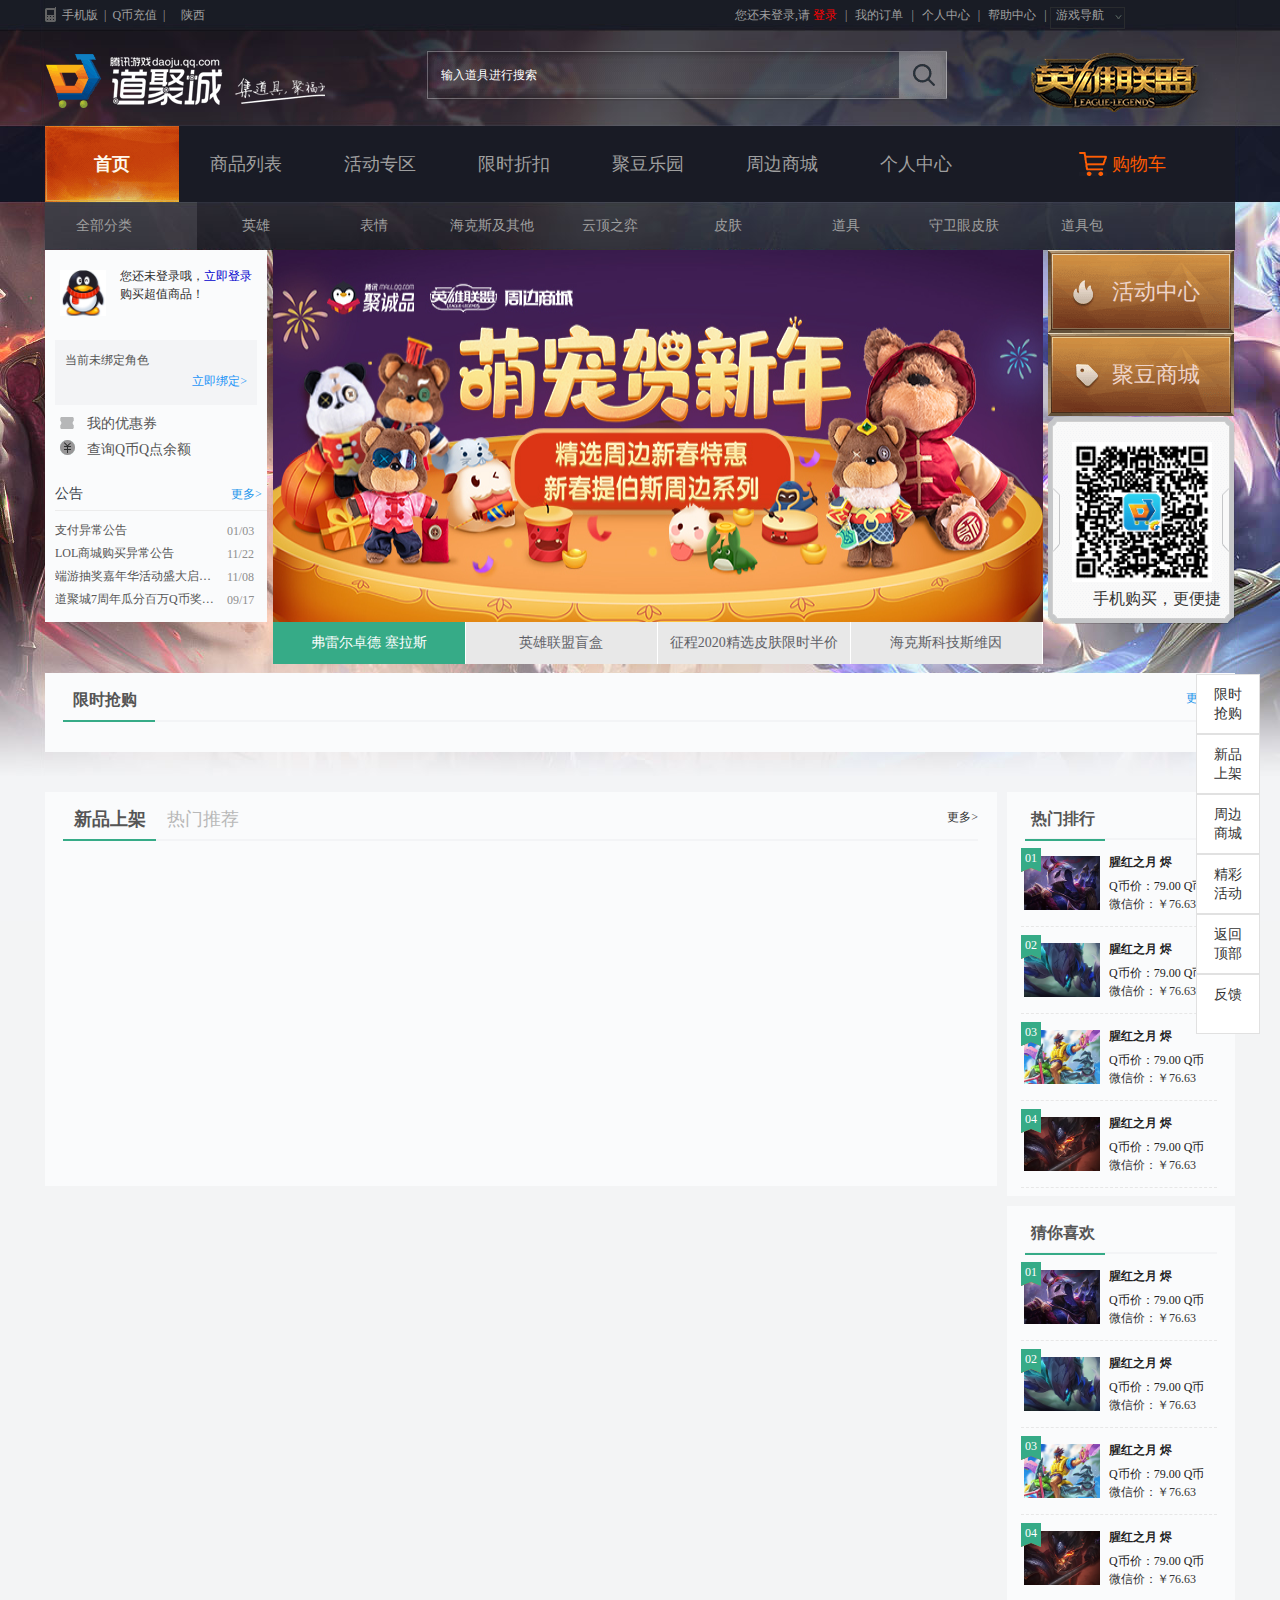
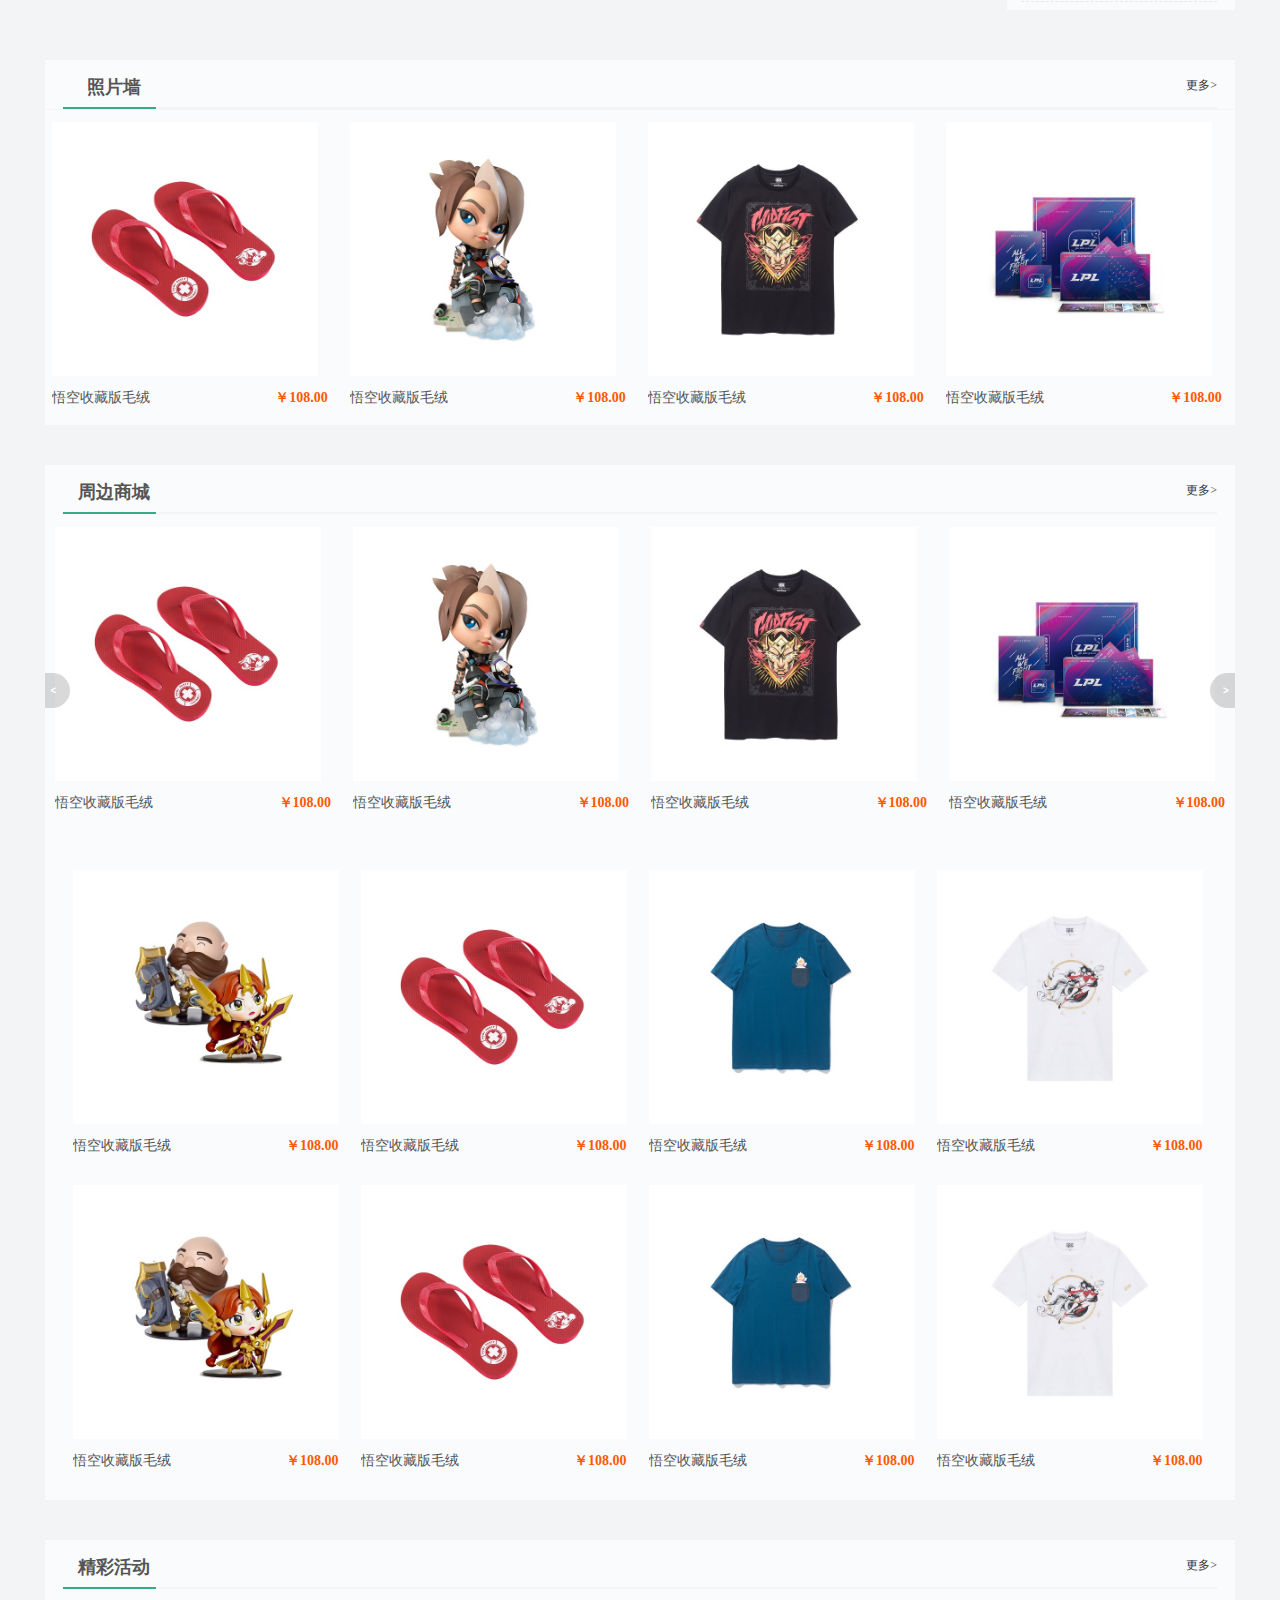
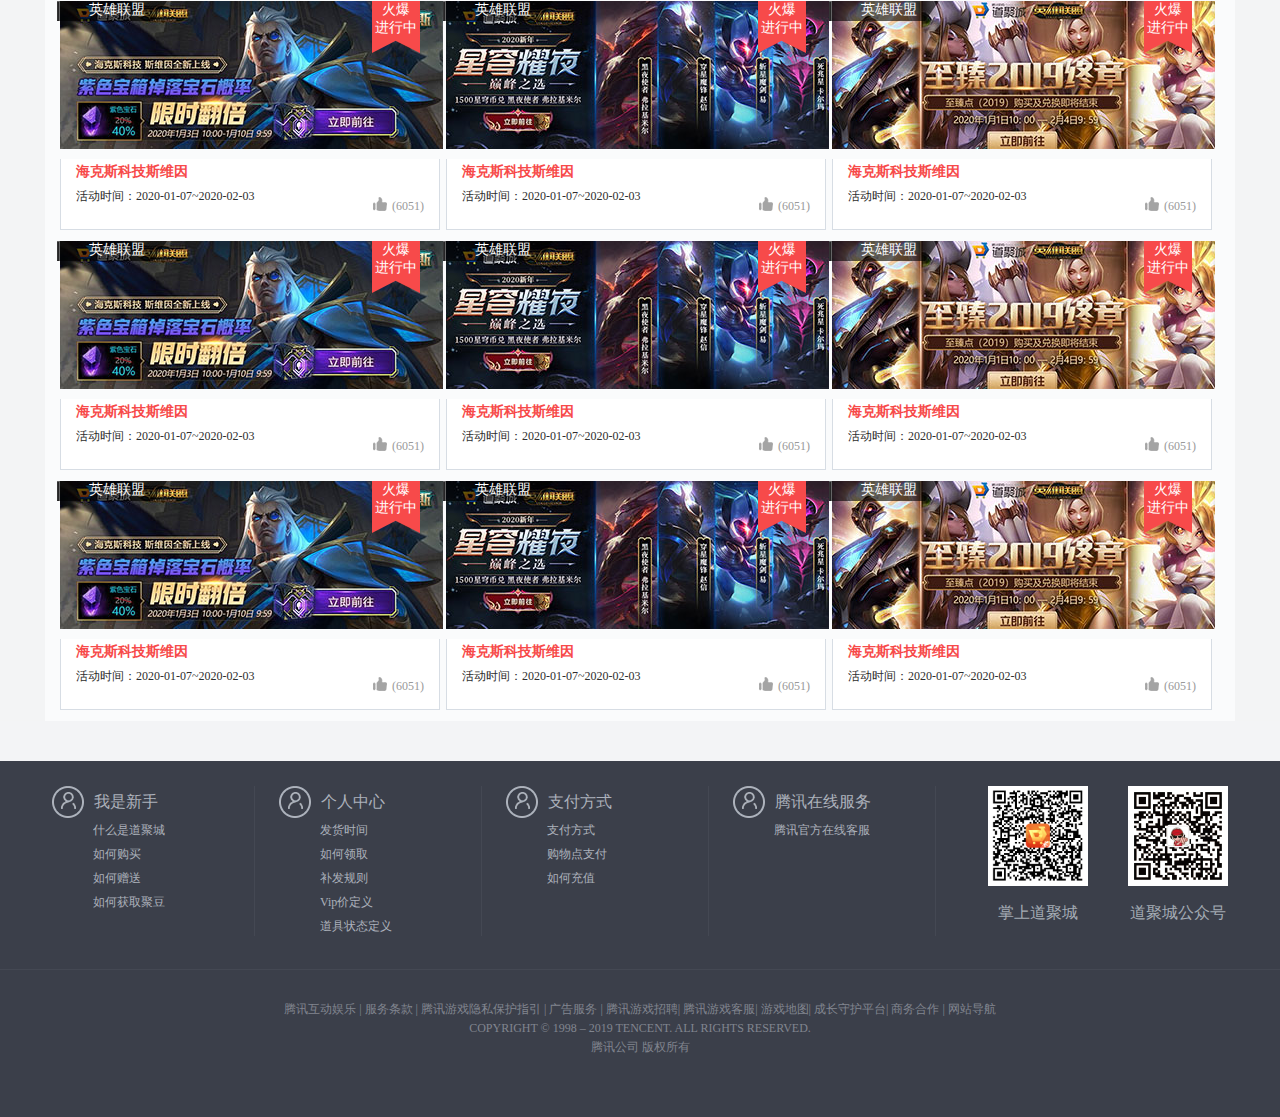
<file: index.html>
<!DOCTYPE html>
<html lang="en">

<head>
    <meta charset="UTF-8">
    <meta name="viewport" content="width=device-width, initial-scale=1.0">
    <meta http-equiv="X-UA-Compatible" content="ie=edge">
    <title>lol</title>
    <link rel="icon" href="img/lo.ico" type="images/x-ico" />
    <!-- <link rel="stylesheet" href="css/iconfont.css"> -->
    <link rel="stylesheet" href="css/foot.css">
    <link rel="stylesheet" href="css/head.css">

    <link rel="stylesheet" href="css/index.css">
    <link rel="stylesheet" href="css/clear.css">
</head>

<body>
    <!-- 登录时显示的最大的遮罩层 -->
    <div class="over"></div>
    <!-- 登录注册 -->
    <div class="registerin clear">
        <button id="btnclose">×</button>
        <div class="registerintop">
                <p>账号密码登录</p>
                <p>推荐使用<a href="">快速安全登录</a>，防止盗号。</p>
                <span id="msg"></span>
                <input type="text" id="username" placeholder="支持QQ号/邮箱/手机号登录">
                <input type="text" id="userpass" placeholder="密码">
                <input type="text" id="btnLogin" value="登录">
        </div>
        <div class="registerinbot">
            <a href="">&nbsp;忘了密码？&nbsp;</a>|<a href="reg.html">&nbsp;注册新账号&nbsp;</a>|<a
                href="">&nbsp;意见反馈&nbsp;&nbsp;</a>
        </div>
    </div>

    <div class="page clear">
        <div class="pagecont">
            <!-- 顶部导航 -->
            <div class="topnav">
            </div>
            <!-- 通用主题栏 -->
            <div class="menu">
                <!-- 搜索栏 -->
                <div class="nav-search">
                    <!-- 左边logo -->
                    <div class="logobox">
                        <a class="navico" href=""></a>
                    </div>
                    <!-- 输入框 -->
                    <div class="navico soso">
                        <div class="txt">
                            <a class="navico" href=""></a>
                            <input class="qiehuan" type="text" placeholder="输入道具进行搜索">
                        </div>
                    </div>
                    <!-- 右边logo -->
                    <div class="logogame">
                        <a class="navico" href=""></a>
                    </div>
                </div>
                <!-- 主导航栏 -->
                <div class="navindex navico">
                    <!-- 左边导航 -->
                    <ul class="fl">
                        <li class="navico navsy"><a href="">首页</a></li>
                        <li class="navico"><a class="orange1" href="">商品列表</a></li>
                        <li class="navico"><a class="orange1" href="">活动专区</a></li>
                        <li class="navico"><a class="orange1" href="">限时折扣</a></li>
                        <li class="navico"><a class="orange1" href="">聚豆乐园</a></li>
                        <li class="navico"><a class="orange1" href="">周边商城</a></li>
                        <li class="navico"><a class="orange1" href="">个人中心</a></li>
                    </ul>
                    <!-- 购物车 -->
                    <div class="car">
                        <a href="car.html">
                            <i></i>
                            <span class="navico"></span>
                            购物车
                        </a>
                    </div>
                </div>
                <!-- 子导航栏 -->
                <div class="subnav">
                    <ul class="subnavlistbox">
                        <li class="sublistall"><a class="write" href="">全部分类</a></li>
                        <li class="sublist"><a class="write" href="">英雄</a></li>
                        <li class="sublist"><a class="write" href="">表情</a></li>
                        <li class="sublist"><a class="write" href="">海克斯及其他</a></li>
                        <li class="sublist"><a class="write" href="">云顶之弈</a></li>
                        <li class="sublist"><a class="write" href="">皮肤</a></li>
                        <li class="sublist"><a class="write" href="">道具</a></li>
                        <li class="sublist"><a class="write" href="">守卫眼皮肤</a></li>
                        <li class="sublist"><a class="write" href="">道具包</a></li>
                    </ul>
                </div>
            </div>
            <!-- 登陆栏和广告栏 -->
            <div class="mainer clear">
                <!-- 左侧登录栏 -->
                <div class="leftreg">
                    <div class="regt">
                        <div class="per">
                            <div class="perreg ">
                                <img class="userimg" src="img/default.gif" alt="">
                                <p>您还未登录哦，<a class="reginin" href="javascript:"
                                        style="color: mediumblue;">立即登录</a><br>购买超值商品！</p>
                            </div>
                            <div class="succeed" style="display: none;">
                                <img class="userimg" src="img/meqq.jpg" alt="">
                                <p class="userSpan"></p><i class="dou">0</i>
                                <br>
                                <span class="mvpn"></span><b></b>
                            </div>
                        </div>
                        <div class="collegebox">
                            <div class="clearfix">
                                <p class="coll-tag">当前未绑定角色</p>
                            </div>
                            <a class="change" href="">立即绑定></a>
                        </div>
                        <ul class="leginul">
                            <li><a class="tline green1" href=""><span class="ico1 icox "></span>我的优惠券</a></li>
                            <li><a class="tline green1" href=""><span class="ico2 icox "></span>查询Q币Q点余额</a></li>
                        </ul>
                    </div>
                    <!-- 公告栏 -->
                    <div class="regb">
                        <div class="titbox">
                            <h5>公告</h5>
                            <a class="tline" href="">更多></a>
                        </div>
                        <ul class="gglist">
                            <li><a class="tline" href="">支付异常公告</a><span>01/03</span></li>
                            <li><a class="tline" href="">LOL商城购买异常公告</a><span>11/22</span></li>
                            <li><a class="tline" href="">端游抽奖嘉年华活动盛大启幕——你许愿，我买单</a><span>11/08</span></li>
                            <li><a class="tline" href="">道聚城7周年瓜分百万Q币奖励，还有超低价道具等你来拿！</a><span>09/17</span></li>
                        </ul>
                    </div>
                </div>
                <!-- 轮播图 -->
                <div class="banner">
                    <div class="imgList">
                        <img src="img/0.jpg">
                        <img src="img/1.jpg">
                        <img src="img/2.jpg">
                        <img src="img/3.jpg">
                    </div>
                    <ul class="dollList">
                        <span class="hover">弗雷尔卓德 塞拉斯</span>
                        <span>英雄联盟盲盒</span>
                        <span>征程2020精选皮肤限时半价</span>
                        <span>海克斯科技斯维因</span>
                    </ul>
                </div>
                <!-- 右侧链接栏 -->
                <div class="rightlink">
                    <a class="indexico icot hd" href="">活动中心</a>
                    <a class="indexico icoc hd" href="">聚豆商城</a>
                    <div class="indexico icob">
                        <img src="img/code-index.png" alt="">
                        <p>手机购买，更便捷</p>
                    </div>

                </div>
            </div>
            <!-- 列表区 -->
            <div class="list-cont clear">
                <!-- 限时抢购 -->
                <div class="likebox clear">
                    <h3 class="tittime fl">限时抢购<span class="greenline"></span></h3>
                    <div class="morebox"><a href="">更多></a></div>
                    <ul>
                        <!-- <li class="opct">
                            <div class="likediv">
                                <p class="zj">直降<b>49.50Q币</b></p>
                                <a href="details.html"><img src="img/2-24013-9.jpg" alt=""></a>
                                <p class="djname"><a href="">神王 德莱厄斯</a></p>
                                <p class="orange">
                                    <strong>49.50</strong>元
                                    <del>(99QB)</del>
                                </p>
                                <p>剩余时间: <span class="hour">24</span>时<span class="min">00</span>分<span
                                        class="ss">00</span>秒 </p>
                                <a class="btncom dr" href="javascript:">立即购买</a>
                            </div>
                        </li>
                        <li class="opct">
                            <div class="likediv">
                                <p class="zj">直降<b>49.50Q币</b></p>
                                <a href="details.html"><img src="img/2-28008-.jpg" alt=""></a>
                                <p class="djname"><a href="">源计划：雷 卢锡安</a></p>
                                <p class="orange">
                                    <strong>39.50</strong>元
                                    <del>(99QB)</del>
                                </p>
                                <p>剩余时间: <span class="hour">24</span>时<span class="min">00</span>分<span
                                        class="ss">00</span>秒 </p>

                                <a class="btncom dr" href="javascript:">立即购买</a>
                            </div>
                        </li>
                        <li class="opct">
                            <div class="likediv">
                                <p class="zj">直降<b>49.50Q币</b></p>
                                <a href="details.html"><img src="img/2-64011-9.jpg" alt=""></a>
                                <p class="djname"><a href="">源计划：阴 劫</a></p>
                                <p class="orange">
                                    <strong>49.50</strong>元
                                    <del>(99QB)</del>
                                </p>
                                <p>剩余时间: <span class="hour">24</span>时<span class="min">00</span>分<span
                                        class="ss">00</span>秒 </p>

                                <a class="btncom dr" href="javascript:">立即购买</a>
                            </div>
                        </li>
                        <li class="opct">
                            <div class="likediv">
                                <p class="zj">直降<b>49.50Q币</b></p>
                                <a href="details.html"><img src="img/2-86013-9.jpg" alt=""></a>
                                <p class="djname"><a href="">源计划：林 易</a></p>
                                <p class="orange">
                                    <strong>49.50</strong>元
                                    <del>(99QB)</del>
                                </p>
                                <p>剩余时间: <span class="hour">24</span>时<span class="min">00</span>分<span
                                        class="ss">00</span>秒 </p>

                                <a class="btncom dr" href="javascript:">立即购买</a>
                            </div>
                        </li>
                        <li class="opct">
                            <div class="likediv">
                                <p class="zj">直降<b>49.50Q币</b></p>
                                <a href="details.html"><img src="img/2-24013-9.jpg" alt=""></a>
                                <p class="djname"><a href="">源计划：火 菲奥娜</a></p>
                                <p class="orange">
                                    <strong>49.50</strong>元
                                    <del>(99QB)</del>
                                </p>
                                <p>剩余时间: <span class="hour">24</span>时<span class="min">00</span>分<span
                                        class="ss">00</span>秒 </p>
                                <a class="btncom dr" href="javascript:">立即购买</a>
                            </div>
                        </li>
                        <li class="opct">
                            <div class="likediv">
                                <p class="zj">直降<b>49.50Q币</b></p>
                                <a href="details.html"><img src="img/2-89011-9.jpg" alt=""></a>
                                <p class="djname"><a href="">神王 德莱厄斯</a></p>
                                <p class="orange">
                                    <strong>49.50</strong>元
                                    <del>(99QB)</del>
                                </p>
                                <p>剩余时间: <span class="hour">24</span>时<span class="min">00</span>分<span
                                        class="ss">00</span>秒 </p>
                                <a class="btncom dr" href="javascript:">立即购买</a>
                            </div>
                        </li>
                        <li class="opct">
                            <div class="likediv">
                                <p class="zj">直降<b>49.50Q币</b></p>
                                <a href="details.html"><img src="img/2-92016-9.jpg" alt=""></a>
                                <p class="djname"><a href="javascript:">神王 德莱厄斯</a></p>
                                <p class="orange">
                                    <strong>49.50</strong>元
                                    <del>(99QB)</del>
                                </p>
                                <p>剩余时间: <span class="hour">24</span>时<span class="min">00</span>分<span
                                        class="ss">00</span>秒 </p>

                                <a class="btncom dr" href="javascript:">立即购买</a>
                            </div>
                        </li>
                        <li class="opct">
                            <div class="likediv">
                                <p class="zj">直降<b>49.50Q币</b></p>
                                <a href="details.html"><img src="img/2-201024-.jpg" alt=""></a>
                                <p class="djname"><a href="">神王 德莱厄斯</a></p>
                                <p class="orange">
                                    <strong>49.50</strong>元
                                    <del>(99QB)</del>
                                </p>
                                <p>剩余时间: <span class="hour">24</span>时<span class="min">00</span>分<span
                                        class="ss">00</span>秒 </p>

                                <a class="btncom dr" href="javascript:">立即购买</a>
                            </div>
                        </li> -->
                    </ul>
                </div>
                <!-- 新品上架 -->
                <div class="hotbox clear">
                    <div class="hotleft">
                        <div class="hottit">
                            <a href="" class="tit1">新品上架</a>
                            <a href="" class="tit2">热门推荐</a>
                            <a href="" class="tit3">更多></a>
                        </div>
                        <div class="platebox">
                            <ul class="platelist clear">
                                <!-- <li>
                                    <a class="imgtop" href="details.html"><img src="img/2-517008-.jpg" alt=""></a>
                                    <div class="imgbot">
                                        <a href=""><strong>弗雷尔卓德 塞拉斯</strong></a>
                                        <p>Q币价：<span>79.00 Q币</span></p>
                                        <p>微信价：<strong> ¥&nbsp;76.63</strong></p>
                                        <p class="pt dr"><a href="javascript:">立即购买</a> </p>
                                    </div>
                                </li>
                                <li>
                                    <a class="imgtop" href="details.html"><img src="img/2-28008-.jpg" alt=""></a>
                                    <div class="imgbot">
                                        <a href=""><strong>弗雷尔卓德 塞拉斯</strong></a>
                                        <p>Q币价：<span>79.00 Q币</span></p>
                                        <p>微信价：<strong> ¥&nbsp;76.63</strong></p>
                                        <p class="pt dr"><a href="javascript:">立即购买</a> </p>
                                    </div>
                                </li>
                                <li>
                                    <a class="imgtop" href="details.html"><img src="img/2-201024-.jpg" alt=""></a>
                                    <div class="imgbot">
                                        <a href=""><strong>弗雷尔卓德 塞拉斯</strong></a>
                                        <p>Q币价：<span>79.00 Q币</span></p>
                                        <p>微信价：<strong> ¥&nbsp;76.63</strong></p>
                                        <p class="pt dr"><a href="javascript:">立即购买</a> </p>
                                    </div>
                                </li>
                                <li>
                                    <a class="imgtop" href="details.html"><img src="img/2-157009-9.jpg" alt=""></a>
                                    <div class="imgbot">
                                        <a href=""><strong>弗雷尔卓德 塞拉斯</strong></a>
                                        <p>Q币价：<span>79.00 Q币</span></p>
                                        <p>微信价：<strong> ¥&nbsp;76.63</strong></p>
                                        <p class="pt dr"><a href="javascript:">立即购买</a> </p>
                                    </div>
                                </li>
                                <li>
                                    <a class="imgtop" href="details.html"><img src="img/2-122015-9.jpg" alt=""></a>
                                    <div class="imgbot">
                                        <a href=""><strong>弗雷尔卓德 塞拉斯</strong></a>
                                        <p>Q币价：<span>79.00 Q币</span></p>
                                        <p>微信价：<strong> ¥&nbsp;76.63</strong></p>
                                        <p class="pt dr"><a href="javascript:">立即购买</a> </p>
                                    </div>
                                </li>
                                <li>
                                    <a class="imgtop" href="details.html"><img src="img/2-92016-9.jpg" alt=""></a>
                                    <div class="imgbot">
                                        <a href=""><strong>弗雷尔卓德 塞拉斯</strong></a>
                                        <p>Q币价：<span>79.00 Q币</span></p>
                                        <p>微信价：<strong> ¥&nbsp;76.63</strong></p>
                                        <p class="pt dr"><a href="javascript:">立即购买</a> </p>
                                    </div>
                                </li>
                                <li>
                                    <a class="imgtop" href="details.html"><img src="img/2-89011-9.jpg" alt=""></a>
                                    <div class="imgbot">
                                        <a href=""><strong>弗雷尔卓德 塞拉斯</strong></a>
                                        <p>Q币价：<span>79.00 Q币</span></p>
                                        <p>微信价：<strong> ¥&nbsp;76.63</strong></p>
                                        <p class="pt dr"><a href="javascript:">立即购买</a> </p>
                                    </div>
                                </li>
                                <li>
                                    <a class="imgtop" href="details.html"><img src="img/2-89010-9.jpg" alt=""></a>
                                    <div class="imgbot">
                                        <a href=""><strong>弗雷尔卓德 塞拉斯</strong></a>
                                        <p>Q币价：<span>79.00 Q币</span></p>
                                        <p>微信价：<strong> ¥&nbsp;76.63</strong></p>
                                        <p class="pt dr"><a href="javascript:">立即购买</a> </p>
                                    </div>
                                </li> -->
                            </ul>
                        </div>
                    </div>
                    <!-- 热门排行 -->
                    <div class="hotright">
                        <div class="sbcont">
                            <h3 class="subin-tit">热门排行<span></span></h3>
                            <ul class="ranklist">
                                <li>
                                    <a href="details.html" class="">
                                        <div class="comico">01</div>
                                        <img class="djimg" src="img/20170216_28862_2202.jpg" alt="">
                                        <div class="djinfo fr">
                                            <p class="djname1 tline green1">腥红之月 烬</p>
                                            <p class="djpriceq">Q币价：79.00 Q币</p>
                                            <p class="djpricew">微信价：<strong>￥76.63 </strong></p>
                                        </div>
                                    </a>
                                </li>
                                <li>
                                    <a href="details.html" class="">
                                        <div class="comico">02</div>
                                        <img class="djimg" src="img/121003_190.jpg" alt="">
                                        <div class="djinfo fr">
                                            <p class="djname1 tline green1">腥红之月 烬</p>
                                            <p class="djpriceq">Q币价：79.00 Q币</p>
                                            <p class="djpricew">微信价：<strong>￥76.63 </strong></p>
                                        </div>
                                    </a>
                                </li>
                                <li>
                                    <a href="details.html" class="">
                                        <div class="comico">03</div>
                                        <img class="djimg" src="img/20150715220820_82148.jpg" alt="">
                                        <div class="djinfo fr">
                                            <p class="djname1 tline green1">腥红之月 烬</p>
                                            <p class="djpriceq">Q币价：79.00 Q币</p>
                                            <p class="djpricew">微信价：<strong>￥76.63 </strong></p>
                                        </div>
                                    </a>
                                </li>
                                <li>
                                    <a href="details.html" class="">
                                        <div class="comico">04</div>
                                        <img class="djimg" src="img/20170315_0_5169.jpg" alt="">
                                        <div class="djinfo fr">
                                            <p class="djname1 tline green1">腥红之月 烬</p>
                                            <p class="djpriceq">Q币价：79.00 Q币</p>
                                            <p class="djpricew">微信价：<strong>￥76.63 </strong></p>
                                        </div>
                                    </a>
                                </li>
                            </ul>
                        </div>
                        <div class="sbcont">
                            <h3 class="subin-tit">猜你喜欢<span></span></h3>
                            <ul class="ranklist">
                                <li>
                                    <a href="details.html" class="">
                                        <div class="comico">01</div>
                                        <img class="djimg" src="img/20170216_28862_2202.jpg" alt="">
                                        <div class="djinfo fr">
                                            <p class="djname1 tline green1">腥红之月 烬</p>
                                            <p class="djpriceq">Q币价：79.00 Q币</p>
                                            <p class="djpricew">微信价：<strong>￥76.63 </strong></p>
                                        </div>
                                    </a>
                                </li>
                                <li>
                                    <a href="details.html" class="">
                                        <div class="comico">02</div>
                                        <img class="djimg" src="img/121003_190.jpg" alt="">
                                        <div class="djinfo fr">
                                            <p class="djname1 tline green1">腥红之月 烬</p>
                                            <p class="djpriceq">Q币价：79.00 Q币</p>
                                            <p class="djpricew">微信价：<strong>￥76.63 </strong></p>
                                        </div>
                                    </a>
                                </li>
                                <li>
                                    <a href="details.html" class="">
                                        <div class="comico">03</div>
                                        <img class="djimg" src="img/20150715220820_82148.jpg" alt="">
                                        <div class="djinfo fr">
                                            <p class="djname1 tline green1">腥红之月 烬</p>
                                            <p class="djpriceq">Q币价：79.00 Q币</p>
                                            <p class="djpricew">微信价：<strong>￥76.63 </strong></p>
                                        </div>
                                    </a>
                                </li>
                                <li>
                                    <a href="details.html" class="">
                                        <div class="comico">04</div>
                                        <img class="djimg" src="img/20170315_0_5169.jpg" alt="">
                                        <div class="djinfo fr">
                                            <p class="djname1 tline green1">腥红之月 烬</p>
                                            <p class="djpriceq">Q币价：79.00 Q币</p>
                                            <p class="djpricew">微信价：<strong>￥76.63 </strong></p>
                                        </div>
                                    </a>
                                </li>
                            </ul>
                        </div>

                    </div>
                </div>
                <!-- 照片墙 -->
                <div class="adlist phototitle">
                    <div class="zbtit">
                        <a href="" class="tit1">&nbsp;&nbsp;照片墙</a>
                        <a href="" class="tit3">更多></a>
                    </div>
                </div>
                <div class="zblist photobox">
                    <ul class="prodlist clear">
                        <li>
                            <a href="details.html">
                                <img class="outline" src="img/p1.jpg" alt="">
                                <div class="clear prod">
                                    <p class="hred">悟空收藏版毛绒</p>
                                    <span>￥108.00</span>
                                </div>
                            </a>
                        </li>
                        <li>
                            <a href="details.html">
                                <img class="outline" src="img/p2.jpg" alt="">
                                <div class="clear prod">
                                    <p class="hred">悟空收藏版毛绒</p>
                                    <span>￥108.00</span>
                                </div>
                            </a>
                        </li>
                        <li>
                            <a href="details.html">
                                <img class="outline" src="img/p3.jpg" alt="">
                                <div class="clear prod">
                                    <p class="hred">悟空收藏版毛绒</p>
                                    <span>￥108.00</span>
                                </div>
                            </a>
                        </li>
                        <li>
                            <a href="details.html">
                                <img class="outline" src="img/p4.jpg" alt="">
                                <div class="clear prod">
                                    <p class="hred">悟空收藏版毛绒</p>
                                    <span>￥108.00</span>
                                </div>
                            </a>
                        </li>
                        <li>
                            <a href="details.html">
                                <img class="outline" src="img/p5.jpg" alt="">
                                <div class="clear prod">
                                    <p class="hred">悟空收藏版毛绒</p>
                                    <span>￥108.00</span>
                                </div>
                            </a>
                        </li>
                        <li>
                            <a href="details.html">
                                <img class="outline" src="img/p6.jpg" alt="">
                                <div class="clear prod">
                                    <p class="hred">悟空收藏版毛绒</p>
                                    <span>￥108.00</span>
                                </div>
                            </a>
                        </li>
                        <li>
                            <a href="details.html">
                                <img class="outline" src="img/p7.jpg" alt="">
                                <div class="clear prod">
                                    <p class="hred">悟空收藏版毛绒</p>
                                    <span>￥108.00</span>
                                </div>
                            </a>
                        </li>
                        <li>
                            <a href="details.html">
                                <img class="outline" src="img/p8.jpg" alt="">
                                <div class="clear prod">
                                    <p class="hred">悟空收藏版毛绒</p>
                                    <span>￥108.00</span>
                                </div>
                            </a>
                        </li>
                    </ul>
                </div>
                <!-- 周边商城 -->
                <div class="zblist clear">
                    <div class="zbtit">
                        <a href="" class="tit1">&nbsp;&nbsp;周边商城</a>
                        <a href="" class="tit3">更多></a>
                    </div>
                    <div class="zblist pagebox">
                        <input class="btnleft" type="button" value="<">
                        <input class="btnright" type="button" value=">">

                        <ul class="prodlist clear">

                            <li>
                                <a href="details.html">
                                    <img class="outline" src="img/p1.jpg" alt="">
                                    <div class="clear prod">
                                        <p class="hred">悟空收藏版毛绒</p>
                                        <span>￥108.00</span>
                                    </div>
                                </a>
                            </li>
                            <li>
                                <a href="details.html">
                                    <img class="outline" src="img/p2.jpg" alt="">
                                    <div class="clear prod">
                                        <p class="hred">悟空收藏版毛绒</p>
                                        <span>￥108.00</span>
                                    </div>
                                </a>
                            </li>
                            <li>
                                <a href="details.html">
                                    <img class="outline" src="img/p3.jpg" alt="">
                                    <div class="clear prod">
                                        <p class="hred">悟空收藏版毛绒</p>
                                        <span>￥108.00</span>
                                    </div>
                                </a>
                            </li>
                            <li>
                                <a href="details.html">
                                    <img class="outline" src="img/p4.jpg" alt="">
                                    <div class="clear prod">
                                        <p class="hred">悟空收藏版毛绒</p>
                                        <span>￥108.00</span>
                                    </div>
                                </a>
                            </li>
                            <li>
                                <a href="details.html">
                                    <img class="outline" src="img/p5.jpg" alt="">
                                    <div class="clear prod">
                                        <p class="hred">悟空收藏版毛绒</p>
                                        <span>￥108.00</span>
                                    </div>
                                </a>
                            </li>
                            <li>
                                <a href="details.html">
                                    <img class="outline" src="img/p6.jpg" alt="">
                                    <div class="clear prod">
                                        <p class="hred">悟空收藏版毛绒</p>
                                        <span>￥108.00</span>
                                    </div>
                                </a>
                            </li>
                            <li>
                                <a href="details.html">
                                    <img class="outline" src="img/p7.jpg" alt="">
                                    <div class="clear prod">
                                        <p class="hred">悟空收藏版毛绒</p>
                                        <span>￥108.00</span>
                                    </div>
                                </a>
                            </li>
                            <li>
                                <a href="details.html">
                                    <img class="outline" src="img/p8.jpg" alt="">
                                    <div class="clear prod">
                                        <p class="hred">悟空收藏版毛绒</p>
                                        <span>￥108.00</span>
                                    </div>
                                </a>
                            </li>
                        </ul>
                    </div>
                    <ul class="prodlist">
                        <li>
                            <a href="details.html">
                                <img class="outline" src="img/20190805203057_46321.jpg" alt="">
                                <div class="clear prod">
                                    <p class="hred">悟空收藏版毛绒</p>
                                    <span>￥108.00</span>
                                </div>
                            </a>
                        </li>
                        <li>
                            <a href="details.html">
                                <img class="outline" src="img/p1.jpg" alt="">
                                <div class="clear prod">
                                    <p class="hred">悟空收藏版毛绒</p>
                                    <span>￥108.00</span>
                                </div>
                            </a>
                        </li>
                        <li>
                            <a href="details.html">
                                <img class="outline" src="img/20190310154345_71326.jpg" alt="">
                                <div class="clear prod">
                                    <p class="hred">悟空收藏版毛绒</p>
                                    <span>￥108.00</span>
                                </div>
                            </a>
                        </li>
                        <li>
                            <a href="details.html">
                                <img class="outline" src="img/20180504171112_15219.jpg" alt="">
                                <div class="clear prod">
                                    <p class="hred">悟空收藏版毛绒</p>
                                    <span>￥108.00</span>
                                </div>
                            </a>
                        </li>

                        <li>
                            <a href="details.html">
                                <img class="outline" src="img/20190805203057_46321.jpg" alt="">
                                <div class="clear prod">
                                    <p class="hred">悟空收藏版毛绒</p>
                                    <span>￥108.00</span>
                                </div>
                            </a>
                        </li>
                        <li>
                            <a href="details.html">
                                <img class="outline" src="img/p1.jpg" alt="">
                                <div class="clear prod">
                                    <p class="hred">悟空收藏版毛绒</p>
                                    <span>￥108.00</span>
                                </div>
                            </a>
                        </li>
                        <li>
                            <a href="details.html">
                                <img class="outline" src="img/20190310154345_71326.jpg" alt="">
                                <div class="clear prod">
                                    <p class="hred">悟空收藏版毛绒</p>
                                    <span>￥108.00</span>
                                </div>
                            </a>
                        </li>
                        <li>
                            <a href="details.html">
                                <img class="outline" src="img/20180504171112_15219.jpg" alt="">
                                <div class="clear prod">
                                    <p class="hred">悟空收藏版毛绒</p>
                                    <span>￥108.00</span>
                                </div>
                            </a>
                        </li>
                    </ul>

                </div>

                <!-- 精彩活动 -->
                <div class="adlist clear">
                    <div class="zbtit">
                        <a href="" class="tit1">&nbsp;&nbsp;精彩活动</a>
                        <a href="" class="tit3">更多></a>
                    </div>
                    <ul class="act-list">
                        <li>
                            <a href="">
                                <div class="actimg">
                                    <div class="game-name">英雄联盟</div>
                                    <div class="game-status">
                                        火爆<br>进行中
                                    </div>
                                    <img src="img/49040288718863.jpg" alt="">
                                </div>
                            </a>
                            <div class="dips">
                                <p class="game-tit">海克斯科技斯维因</p>
                                <p class="time">活动时间：2020-01-07~2020-02-03</p>
                                <div class="attention">
                                    <span class="like"></span>
                                    <span><strong>(6051)</strong></span>
                                </div>
                            </div>
                        </li>
                        <li>
                            <a href="">
                                <div class="actimg">
                                    <div class="game-name">英雄联盟</div>
                                    <div class="game-status">
                                        火爆<br>进行中
                                    </div>
                                    <img src="img/98706926344683.jpg" alt="">
                                </div>
                            </a>
                            <div class="dips">
                                <p class="game-tit">海克斯科技斯维因</p>
                                <p class="time">活动时间：2020-01-07~2020-02-03</p>
                                <div class="attention">
                                    <span class="like"></span>
                                    <span><strong>(6051)</strong></span>
                                </div>
                            </div>
                        </li>
                        <li>
                            <a href="">
                                <div class="actimg">
                                    <div class="game-name">英雄联盟</div>
                                    <div class="game-status">
                                        火爆<br>进行中
                                    </div>
                                    <img src="img/298771114241353.jpg" alt="">
                                </div>
                            </a>
                            <div class="dips">
                                <p class="game-tit">海克斯科技斯维因</p>
                                <p class="time">活动时间：2020-01-07~2020-02-03</p>
                                <div class="attention">
                                    <span class="like"></span>
                                    <span><strong>(6051)</strong></span>
                                </div>
                            </div>
                        </li>
                        <li>
                            <a href="">
                                <div class="actimg">
                                    <div class="game-name">英雄联盟</div>
                                    <div class="game-status">
                                        火爆<br>进行中
                                    </div>
                                    <img src="img/49040288718863.jpg" alt="">
                                </div>
                            </a>
                            <div class="dips">
                                <p class="game-tit">海克斯科技斯维因</p>
                                <p class="time">活动时间：2020-01-07~2020-02-03</p>
                                <div class="attention">
                                    <span class="like"></span>
                                    <span><strong>(6051)</strong></span>
                                </div>
                            </div>
                        </li>
                        <li>
                            <a href="">
                                <div class="actimg">
                                    <div class="game-name">英雄联盟</div>
                                    <div class="game-status">
                                        火爆<br>进行中
                                    </div>
                                    <img src="img/98706926344683.jpg" alt="">
                                </div>
                            </a>
                            <div class="dips">
                                <p class="game-tit">海克斯科技斯维因</p>
                                <p class="time">活动时间：2020-01-07~2020-02-03</p>
                                <div class="attention">
                                    <span class="like"></span>
                                    <span><strong>(6051)</strong></span>
                                </div>
                            </div>
                        </li>
                        <li>
                            <a href="">
                                <div class="actimg">
                                    <div class="game-name">英雄联盟</div>
                                    <div class="game-status">
                                        火爆<br>进行中
                                    </div>
                                    <img src="img/298771114241353.jpg" alt="">
                                </div>
                            </a>
                            <div class="dips">
                                <p class="game-tit">海克斯科技斯维因</p>
                                <p class="time">活动时间：2020-01-07~2020-02-03</p>
                                <div class="attention">
                                    <span class="like"></span>
                                    <span><strong>(6051)</strong></span>
                                </div>
                            </div>
                        </li>
                        <li>
                            <a href="">
                                <div class="actimg">
                                    <div class="game-name">英雄联盟</div>
                                    <div class="game-status">
                                        火爆<br>进行中
                                    </div>
                                    <img src="img/49040288718863.jpg" alt="">
                                </div>
                            </a>
                            <div class="dips">
                                <p class="game-tit">海克斯科技斯维因</p>
                                <p class="time">活动时间：2020-01-07~2020-02-03</p>
                                <div class="attention">
                                    <span class="like"></span>
                                    <span><strong>(6051)</strong></span>
                                </div>
                            </div>
                        </li>
                        <li>
                            <a href="">
                                <div class="actimg">
                                    <div class="game-name">英雄联盟</div>
                                    <div class="game-status">
                                        火爆<br>进行中
                                    </div>
                                    <img src="img/98706926344683.jpg" alt="">
                                </div>
                            </a>
                            <div class="dips">
                                <p class="game-tit">海克斯科技斯维因</p>
                                <p class="time">活动时间：2020-01-07~2020-02-03</p>
                                <div class="attention">
                                    <span class="like"></span>
                                    <span><strong>(6051)</strong></span>
                                </div>
                            </div>
                        </li>
                        <li>
                            <a href="">
                                <div class="actimg">
                                    <div class="game-name">英雄联盟</div>
                                    <div class="game-status">
                                        火爆<br>进行中
                                    </div>
                                    <img src="img/298771114241353.jpg" alt="">
                                </div>
                            </a>
                            <div class="dips">
                                <p class="game-tit">海克斯科技斯维因</p>
                                <p class="time">活动时间：2020-01-07~2020-02-03</p>
                                <div class="attention">
                                    <span class="like"></span>
                                    <span><strong>(6051)</strong></span>
                                </div>
                            </div>
                        </li>
                    </ul>
                </div>


            </div>
        </div>
    </div>
    <!-- 底部 -->
    <div class="foot ">


    </div>
    <!-- 返回顶部 -->
    <div class="fixednav">
        <a href="javascript:">限时抢购</a>
        <a href="javascript:">新品上架</a>
        <a href="javascript:">周边商城</a>
        <a href="javascript:">精彩活动</a>
        <a class="go-top" href="javascript:">返回顶部</a>
        <a href="">反馈</a>
    </div>
    <!-- 加入购物车 -->

    <div class="addgoodscar">
        <div class="goodstit clear">
            <h2 class="">加入购物车</h2>
            <button class="btnclose">×</button>
        </div>
        <div class="goodsbot">
            <div class="goodsleft">
                <img src="img/2-64011-9.jpg" alt="">
                <p>王国机神玄武 盖伦 完全体</p>
            </div>
            <div class="goodsright">
                <p>价格：<span class="goodsospan">149</span>Q币</p>
                <p>期限：<span>永久</span></p>
                <span class="goodsbotid" style="display: none;"></span>
                <button class="btnsend">确定</button>
            </div>
        </div>
    </div>

    <!-- 搜索栏悬浮栏 -->
    <div class="jjj">
        <!-- 输入框 -->
        <div class="txt">
            <a class="navico" href=""></a>
            <input class="qiehuan" type="text" placeholder="输入道具进行搜索">
        </div>
    </div>
</body>

</html>
<script src="js/jquery-3.2.1.min.js"></script>
<script src="js/cookieTools.js"></script>
<script src="js/index.js"></script>
<script src="js/banner.js"></script>
</file>
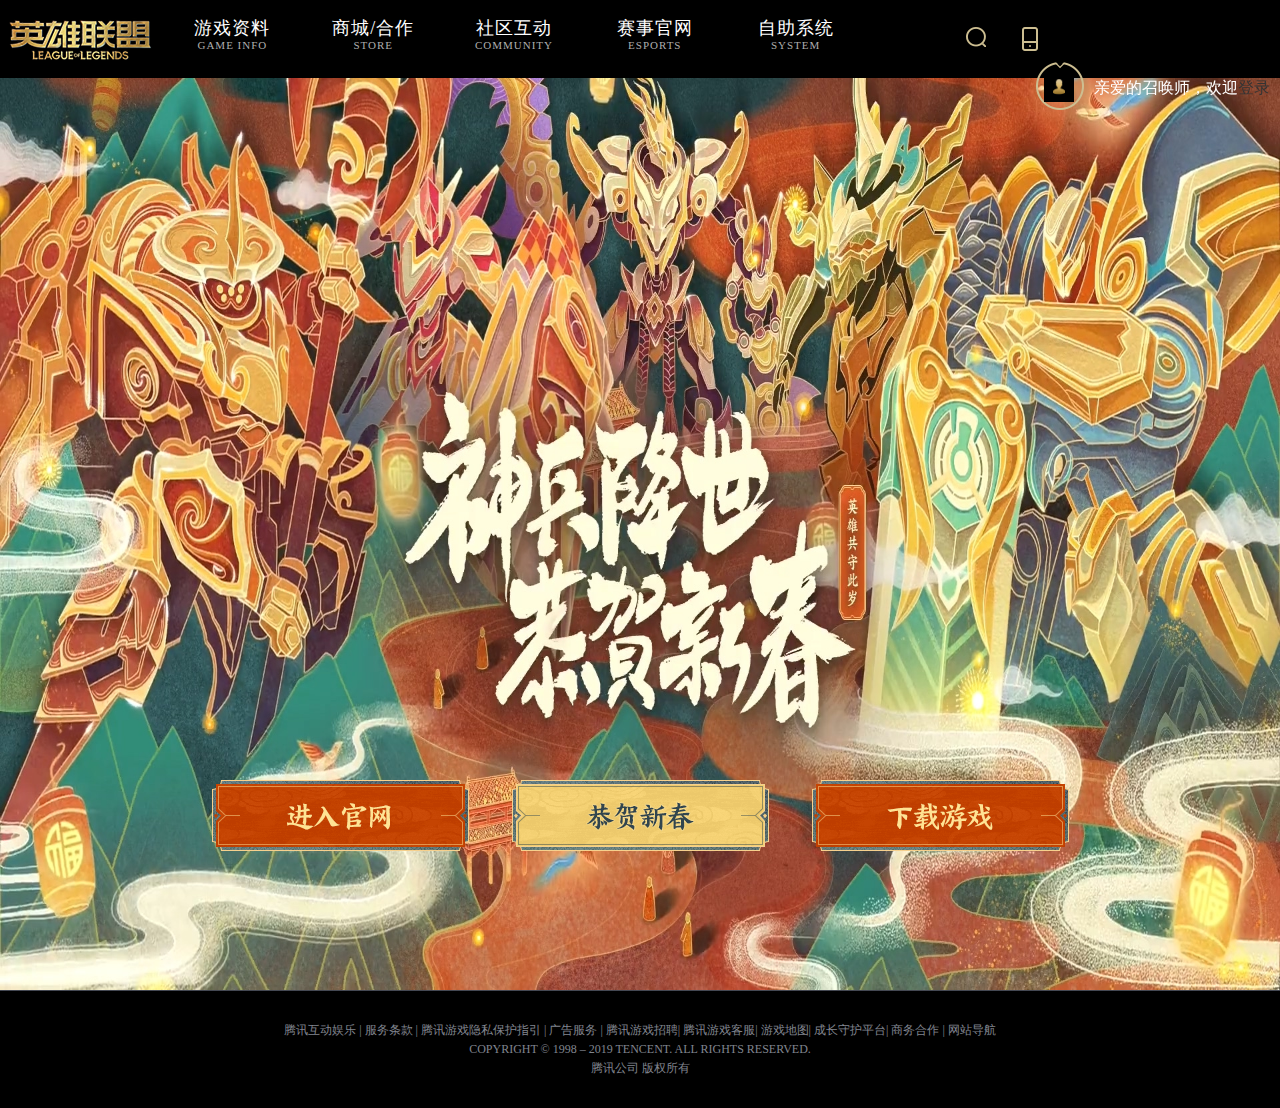
<file: activity.html>
<!DOCTYPE html>
<html lang="en">

<head>
    <meta charset="UTF-8">
    <meta name="viewport" content="width=device-width, initial-scale=1.0">
    <meta http-equiv="X-UA-Compatible" content="ie=edge">
    <title>活动主题</title>
    <link rel="icon" href="img/lo.ico" type="images/x-ico" />
    <link rel="stylesheet" href="css/activity.css">
</head>

<body>
    <!-- 头部 -->
    <div class="header">
        <a href="" class="logo"><img src="img/logo-public.png" alt=""></a>
        <ul class="head-nav">
            <li class="oli">
                <a class="oa" href="">
                    <span class="head-nav-title">游戏资料</span>
                    <span class="head-nav-subtitle">GAME INFO</span>
                </a>
                <div style="width: 700px;z-index: 10;display: none;">
                    <ul>
                        <li>
                            <p>游戏下载</p>
                            <p>新手指引</p>
                            <p>网吧特权</p>
                            <p>资料库</p>
                            <p>官方社区</p>
                            <p>全明星赛</p>
                            <p>德玛西亚杯</p>
                        </li>
                        <li>
                            <p>游戏下载</p>
                            <p>新手指引</p>
                            <p>网吧特权</p>
                            <p>资料库</p>
                            <p>官方社区</p>
                            <p>全明星赛</p>
                            <p>德玛西亚杯</p>
                        </li>
                        <li>
                            <p>游戏下载</p>
                            <p>新手指引</p>
                            <p>网吧特权</p>
                            <p>资料库</p>
                            <p>官方社区</p>
                            <p>全明星赛</p>
                            <p>德玛西亚杯</p>
                        </li>
                        <li>
                            <p>游戏下载</p>
                            <p>新手指引</p>
                            <p>网吧特权</p>
                            <p>资料库</p>
                            <p>官方社区</p>
                            <p>全明星赛</p>
                            <p>德玛西亚杯</p>
                        </li>
                        <li>
                            <p>游戏下载</p>
                            <p>新手指引</p>
                            <p>网吧特权</p>
                            <p>资料库</p>
                            <p>官方社区</p>
                            <p>全明星赛</p>
                            <p>德玛西亚杯</p>
                        </li>
                    </ul>
                </div>
            </li>
            <li class="oli">
                <a class="oa" href="">
                    <span class="head-nav-title">商城/合作</span>
                    <span class="head-nav-subtitle">STORE</span>
                </a>
                <div style="width: 500px;height: 200px;background-color: #000;opacity: 0.6; z-index: 10;display: none;">
                    <ul>
                        <li>
                            <p>游戏下载</p>
                            <p>新手指引</p>
                            <p>网吧特权</p>
                            <p>资料库</p>
                            <p>官方社区</p>
                            <p>全明星赛</p>
                            <p>德玛西亚杯</p>
                        </li>
                        <li>
                            <p>游戏下载</p>
                            <p>新手指引</p>
                            <p>网吧特权</p>
                            <p>资料库</p>
                            <p>官方社区</p>
                            <p>全明星赛</p>
                            <p>德玛西亚杯</p>
                        </li>
                        <li>
                            <p>游戏下载</p>
                            <p>新手指引</p>
                            <p>网吧特权</p>
                            <p>资料库</p>
                            <p>官方社区</p>
                            <p>全明星赛</p>
                            <p>德玛西亚杯</p>
                        </li>
                        <li>
                            <p>游戏下载</p>
                            <p>新手指引</p>
                            <p>网吧特权</p>
                            <p>资料库</p>
                            <p>官方社区</p>
                            <p>全明星赛</p>
                            <p>德玛西亚杯</p>
                        </li>
                        <li>
                            <p>游戏下载</p>
                            <p>新手指引</p>
                            <p>网吧特权</p>
                            <p>资料库</p>
                            <p>官方社区</p>
                            <p>全明星赛</p>
                            <p>德玛西亚杯</p>
                        </li>
                    </ul>
                </div>
            </li>
            <li class="oli">
                <a class="oa" href="">
                    <span class="head-nav-title">社区互动</span>
                    <span class="head-nav-subtitle">COMMUNITY</span>
                </a>
                <div style="width: 500px;height: 200px;background-color: green;z-index: 10;display: none;">
                    <ul>
                        <li>
                            <p>游戏下载</p>
                            <p>新手指引</p>
                            <p>网吧特权</p>
                            <p>资料库</p>
                            <p>官方社区</p>
                            <p>全明星赛</p>
                            <p>德玛西亚杯</p>
                        </li>
                        <li>
                            <p>游戏下载</p>
                            <p>新手指引</p>
                            <p>网吧特权</p>
                            <p>资料库</p>
                            <p>官方社区</p>
                            <p>全明星赛</p>
                            <p>德玛西亚杯</p>
                        </li>
                        <li>
                            <p>游戏下载</p>
                            <p>新手指引</p>
                            <p>网吧特权</p>
                            <p>资料库</p>
                            <p>官方社区</p>
                            <p>全明星赛</p>
                            <p>德玛西亚杯</p>
                        </li>
                        <li>
                            <p>游戏下载</p>
                            <p>新手指引</p>
                            <p>网吧特权</p>
                            <p>资料库</p>
                            <p>官方社区</p>
                            <p>全明星赛</p>
                            <p>德玛西亚杯</p>
                        </li>
                        <li>
                            <p>游戏下载</p>
                            <p>新手指引</p>
                            <p>网吧特权</p>
                            <p>资料库</p>
                            <p>官方社区</p>
                            <p>全明星赛</p>
                            <p>德玛西亚杯</p>
                        </li>
                    </ul>
                </div>
            </li>
            <li class="oli">
                <a class="oa" href="">
                    <span class="head-nav-title">赛事官网</span>
                    <span class="head-nav-subtitle">ESPORTS</span>
                </a>
                <div style="width: 500px;height: 200px;background-color: yellow;z-index: 10;display: none;">
                    <ul>
                        <li>
                            <p>游戏下载</p>
                            <p>新手指引</p>
                            <p>网吧特权</p>
                            <p>资料库</p>
                            <p>官方社区</p>
                            <p>全明星赛</p>
                            <p>德玛西亚杯</p>
                        </li>
                        <li>
                            <p>游戏下载</p>
                            <p>新手指引</p>
                            <p>网吧特权</p>
                            <p>资料库</p>
                            <p>官方社区</p>
                            <p>全明星赛</p>
                            <p>德玛西亚杯</p>
                        </li>
                        <li>
                            <p>游戏下载</p>
                            <p>新手指引</p>
                            <p>网吧特权</p>
                            <p>资料库</p>
                            <p>官方社区</p>
                            <p>全明星赛</p>
                            <p>德玛西亚杯</p>
                        </li>
                        <li>
                            <p>游戏下载</p>
                            <p>新手指引</p>
                            <p>网吧特权</p>
                            <p>资料库</p>
                            <p>官方社区</p>
                            <p>全明星赛</p>
                            <p>德玛西亚杯</p>
                        </li>
                        <li>
                            <p>游戏下载</p>
                            <p>新手指引</p>
                            <p>网吧特权</p>
                            <p>资料库</p>
                            <p>官方社区</p>
                            <p>全明星赛</p>
                            <p>德玛西亚杯</p>
                        </li>
                    </ul>
                </div>
            </li>
            <li class="oli">
                <a class="oa" href="">
                    <span class="head-nav-title">自助系统</span>
                    <span class="head-nav-subtitle">SYSTEM</span>
                </a>
                <div style="width: 500px;height: 200px;background-color: peru;z-index: 10;display: none;">
                    <ul>
                        <li>
                            <p>游戏下载</p>
                            <p>新手指引</p>
                            <p>网吧特权</p>
                            <p>资料库</p>
                            <p>官方社区</p>
                            <p>全明星赛</p>
                            <p>德玛西亚杯</p>
                        </li>
                        <li>
                            <p>游戏下载</p>
                            <p>新手指引</p>
                            <p>网吧特权</p>
                            <p>资料库</p>
                            <p>官方社区</p>
                            <p>全明星赛</p>
                            <p>德玛西亚杯</p>
                        </li>
                        <li>
                            <p>游戏下载</p>
                            <p>新手指引</p>
                            <p>网吧特权</p>
                            <p>资料库</p>
                            <p>官方社区</p>
                            <p>全明星赛</p>
                            <p>德玛西亚杯</p>
                        </li>
                        <li>
                            <p>游戏下载</p>
                            <p>新手指引</p>
                            <p>网吧特权</p>
                            <p>资料库</p>
                            <p>官方社区</p>
                            <p>全明星赛</p>
                            <p>德玛西亚杯</p>
                        </li>
                        <li>
                            <p>游戏下载</p>
                            <p>新手指引</p>
                            <p>网吧特权</p>
                            <p>资料库</p>
                            <p>官方社区</p>
                            <p>全明星赛</p>
                            <p>德玛西亚杯</p>
                        </li>
                    </ul>
                </div>
            </li>
        </ul>
        <a href="" class="head-search-btn"></a>
        <a href="" class="icon-phone"></a>
        <div class="head-user">
            <span><img src="img/default.png" alt=""></span>
            <span>亲爱的召唤师，欢迎<a href="">登录</a></span>
        </div>
    </div>
    <!-- 中间 -->
    <div class="cont">
        <div class="btns">
            <a href="" class="btns-bg"></a>
            <a href="" class="btns-bg"></a>
            <a href="" class="btns-bg"></a>
        </div>
    </div>
    <!-- 底部 -->
    <div class="footbot">
        <div class="footbotcon">
            <p><a class="tline" href="">腾讯互动娱乐</a class="tline"> | <a class="tline" href="">服务条款</a> |
                <a class="tline" href=""> 腾讯游戏隐私保护指引</a> | <a class="tline" href=""> 广告服务</a> |
                <a class="tline" href=""> 腾讯游戏招聘</a>| <a class="tline" href=""> 腾讯游戏客服</a>|
                <a class="tline" href="">游戏地图</a>| <a class="tline" href="">成长守护平台</a>|
                <a class="tline" href=""> 商务合作 </a>| <a class="tline" href=""> 网站导航 </a>
            </p>
            <p>COPYRIGHT © 1998 – 2019 TENCENT. ALL RIGHTS RESERVED.</p>
            <p><a href="">腾讯公司 版权所有</a></p>
        </div>
    </div>
</body>

</html>
<script src="js/jquery-3.2.1.min.js"></script>
<script>
    // 滑过底部a字体变色
    $(".tline").hover(function () {
        $(this).css("color", "red")
    }, function () {
        $(this).css("color", "")
    })
    //btns-bg
    $(".btns-bg").hover(function () {
        $(this).animate({ left: +10, top: -10 }, 500)
    }, function () {
        $(this).animate({ left: "", top: "" }, 500)
    })
    let flage = true;
    $(".head-nav>.oli").hover(function () {
        if (flage) {
            flag = false;
            $(this).find("div").slideDown(300);
        }
        flag = true;

    }, function () {
        if (flage) {
            flag = false;
            $(this).find("div").slideUp(300);
        }
        flag = true;
    })
    $(".head-nav>.oli>div>ul>li>p").hover(function () {
        $(this).css("color", "red")
    }, function () {
        $(this).css("color", "")
    })
</script>
</file>
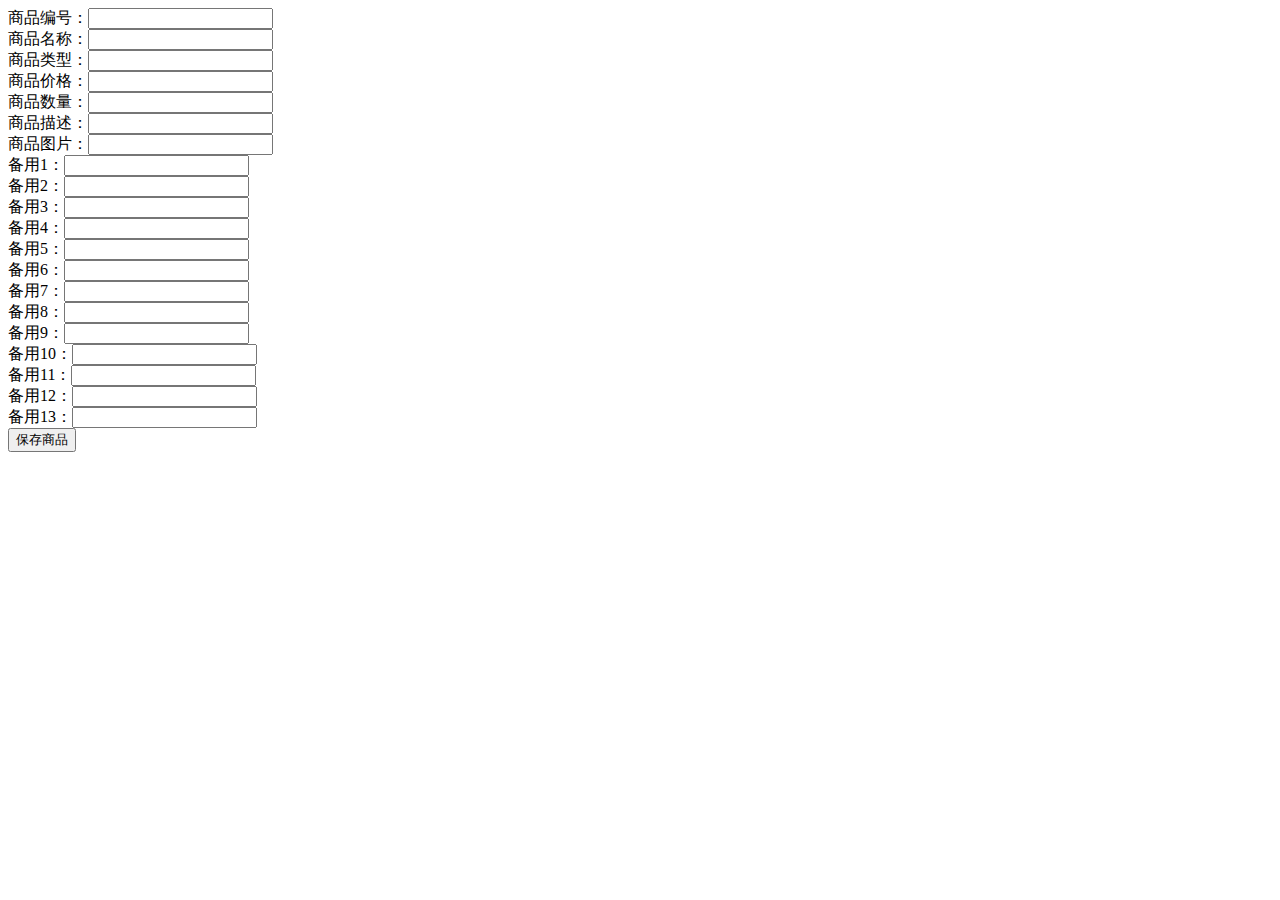
<file: addGoods.html>
<!DOCTYPE html>
<html>
	<head>
		<meta charset="utf-8" />
		<title>添加商品</title>
	</head>
	<body>
	<form action="saveGoods.php" method="post">
		商品编号：<input type="text" name="goodsId" /><br/>
		商品名称：<input type="text" name="goodsName" /><br/>
		商品类型：<input type="text" name="goodsType" /><br/>
		商品价格：<input type="text" name="goodsPrice" /><br/>
		商品数量：<input type="text" name="goodsCount" /><br/>
		商品描述：<input type="text" name="goodsDesc" /><br/>
		商品图片：<input type="text" name="goodsImg" /><br/>
		备用1：<input type="text"  name="beiyong1" /><br/>
		备用2：<input type="text"  name="beiyong2" /><br/>
		备用3：<input type="text"  name="beiyong3" /><br/>
		备用4：<input type="text"  name="beiyong4" /><br/>
		备用5：<input type="text"  name="beiyong5" /><br/>
		备用6：<input type="text"  name="beiyong6" /><br/>
		备用7：<input type="text"  name="beiyong7" /><br/>
		备用8：<input type="text"  name="beiyong8" /><br/>
		备用9：<input type="text"  name="beiyong9" /><br/>
		备用10：<input type="text" name="beiyong10" /><br/>
		备用11：<input type="text" name="beiyong11" /><br/>
		备用12：<input type="text" name="beiyong12" /><br/>
		备用13：<input type="text" name="beiyong13" /><br/>
		<input type="submit" value="保存商品" />
	</form>
	</body>
</html>
</file>
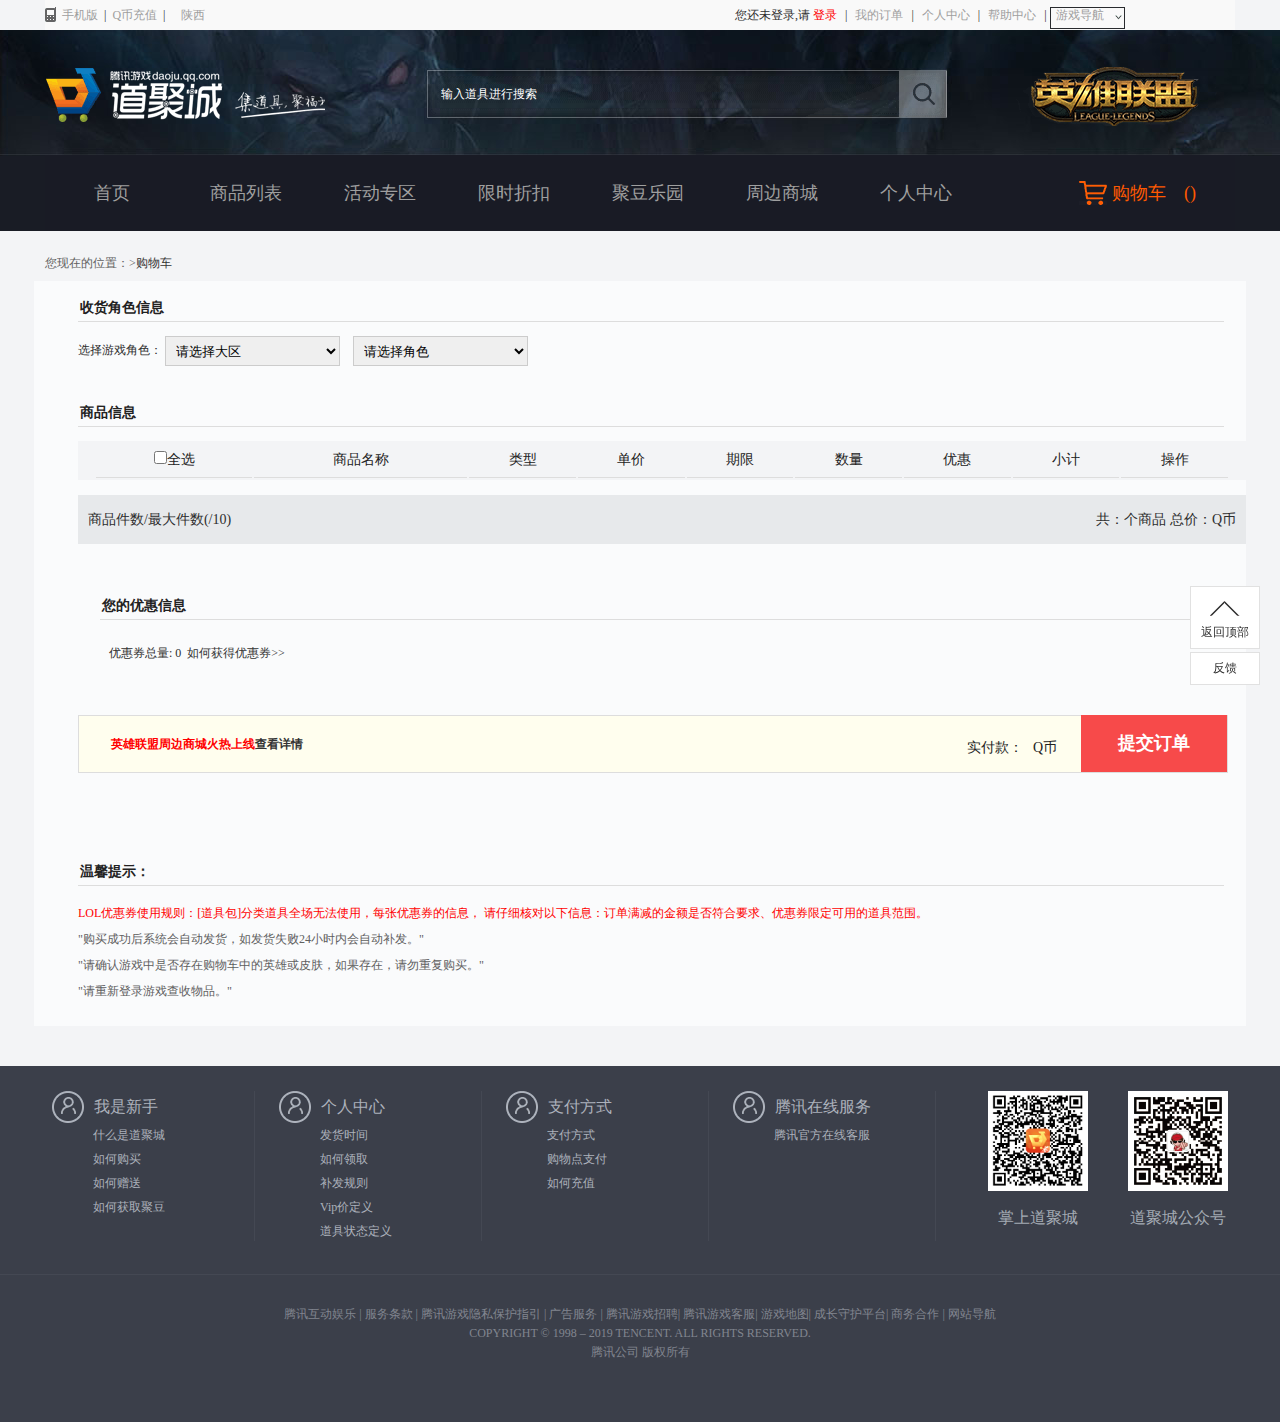
<file: car.html>
<!DOCTYPE html>
<html lang="en">

<head>
    <meta charset="UTF-8">
    <meta name="viewport" content="width=device-width, initial-scale=1.0">
    <meta http-equiv="X-UA-Compatible" content="ie=edge">
    <title>购物车</title>
    <link rel="icon" href="img/lo.ico" type="images/x-ico" />
    <link rel="stylesheet" href="css/foot.css">
    <link rel="stylesheet" href="css/head.css">
    <link rel="stylesheet" href="css/car.css">
</head>

<body>
    <!-- 登录注册 -->
    <div class="registerin clear">
        <button id="btnclose">×</button>
        <div class="registerintop">
                <p>账号密码登录</p>
                <p>推荐使用<a href="">快速安全登录</a>，防止盗号。</p>
                <span id="msg"></span>
                <input type="text" id="username" placeholder="支持QQ号/邮箱/手机号登录">
                <input type="text" id="userpass" placeholder="密码">
                <input type="text" id="btnLogin" value="登录">
        </div>
        <div class="registerinbot">
            <a href="">&nbsp;忘了密码？&nbsp;</a>|<a href="reg.html">&nbsp;注册新账号&nbsp;</a>|<a
                href="">&nbsp;意见反馈&nbsp;&nbsp;</a>
        </div>
    </div>
    <div class="over"></div>
    <!-- 顶部导航 -->
    <div class="topnav">
    </div>
    <div class="contbox">
        <!-- 通用主题栏 -->
        <div class="menu">
            <!-- 搜索栏 -->
            <div class="nav-search">
                <!-- 左边logo -->
                <div class="logobox">
                    <a class="navico" href=""></a>
                </div>
                <!-- 输入框 -->
                <div class="navico soso">
                    <div class="txt">
                        <a class="navico" href=""></a>
                        <input class="qiehuan" type="text" placeholder="输入道具进行搜索">
                    </div>
                </div>
                <!-- 右边logo -->
                <div class="logogame">
                    <a class="navico" href=""></a>
                </div>
            </div>
            <!-- 主导航栏 -->
            <div class="navindex navico">
                <!-- 左边导航 -->
                <ul class="navl">
                    <li class="navico"><a class="orange1" href="">首页</a></li>
                    <li class="navico"><a class="orange1" href="">商品列表</a></li>
                    <li class="navico"><a class="orange1" href="">活动专区</a></li>
                    <li class="navico"><a class="orange1" href="">限时折扣</a></li>
                    <li class="navico"><a class="orange1" href="">聚豆乐园</a></li>
                    <li class="navico"><a class="orange1" href="">周边商城</a></li>
                    <li class="navico"><a class="orange1" href="">个人中心</a></li>
                </ul>
                <!-- 购物车 -->
                <div class="car">
                    <a href="">
                        <i class="goods-upnum">()</i>
                        <span class="navico"></span>
                        <b>购物车</b>
                    </a>
                </div>
            </div>
        </div>
    </div>
    <div class="location-box">
        您现在的位置：><a href="">购物车</a>
    </div>
    <!-- 中间部分 -->

    <div class="mainer">
        <!-- 收货角色信息 -->
        <div class="payment">
            <h3 class="car-title">收货角色信息</h3>
            <div class="par-group">
                <span>选择游戏角色：</span>
                <select name="" id="">
                    <option value="">请选择大区</option>
                    <option value="1">艾欧尼亚 电信</option>
                    <option value="2">比尔吉沃特 网通</option>
                </select>
                <select name="" id="">
                    <option value="">请选择角色</option>
                </select>
            </div>
            <div class="carlist">
                <h2 class="car-title">商品信息</h2>
                <div class="tablebox">
                    <table>
                        <tr class="firsttr" style="border-bottom: 1px dotted #DEDFDE">
                            <th><input class="checkallid" type="checkbox">全选</th>
                            <th>商品名称</th>
                            <th>类型</th>
                            <th>单价</th>
                            <th>期限</th>
                            <th>数量</th>
                            <th>优惠</th>
                            <th>小计</th>
                            <th>操作</th>
                        </tr>
                        <!-- <tr>
                            <td><input type="checkbox"></td>
                            <td><a href=""><img src="img/2-24014-9.jpg" alt="">王国机神白虎 贾克斯</a></td>
                            <td>皮肤</td>
                            <td><span>239.00</span>&nbsp;Q币</td>
                            <td>永久</td>
                            <td><button class="prevbtn">-</button><input type="text" class="goods-num" value="1"><button
                                    class="nextbtn">+</button></td>
                            <td>限时折扣</td>
                            <td><span class="subtotal">119.50</span>&nbsp;Q币</td>
                            <td><button>关注</button><button class="delbtn">删除</button></td>
                        </tr>
                        <tr>
                            <td><input type="checkbox"></td>
                            <td><a href=""><img src="img/2-89012-9.jpg" alt="">王国机神朱雀 蕾欧娜</a></td>
                            <td>皮肤</td>
                            <td><span>239.00</span>&nbsp;Q币</td>
                            <td>永久</td>
                            <td><button class="prevbtn">-</button><input type="text" value="1" class="goods-num"><button
                                    class="nextbtn">+</button></td>
                            <td>限时折扣</td>
                            <td><span class="subtotal">119.50</span>&nbsp;Q币</td>
                            <td><button>关注</button><button class="delbtn">删除</button></td>
                        </tr>
                        <tr>
                            <td><input type="checkbox"></td>
                            <td><a href=""><img src="img/2-119013-9.jpg" alt="">王国机神朱雀 蕾欧娜</a></td>
                            <td>皮肤</td>
                            <td><span>239.00</span>Q币</td>
                            <td>永久</td>
                            <td><button class="prevbtn">-</button><input type="text" value="1" class="goods-num"><button
                                    class="nextbtn">+</button></td>
                            <td>限时折扣</td>
                            <td><span class="subtotal">119.50</span>&nbsp;Q币</td>
                            <td><button>关注</button><button class="delbtn">删除</button></td>
                        </tr> -->
                    </table>
                </div>

                <div class="car-totalbox">
                    <p class="fl">商品件数/最大件数(<span class="totalnum"></span>/10)</p>

                    <p class="fr">共：<span class="totalnum"></span>个商品&nbsp;总价：<span
                            class="totalMoney"></span><span>Q币</span></p>
                </div>
            </div>
            <div class="yhq-info">
                <h3 class="car-title">您的优惠信息</h3>
                <div class="noticket">
                    <span>优惠券总量:&nbsp;</span><span>0</span>&nbsp;&nbsp;<a href="">如何获得优惠券>></a>
                </div>
            </div>
            <div class="cart-t1">
                <p>英雄联盟周边商城火热上线<a href="">查看详情</a></p>
                <div>实付款：<span class="actual-price"></span>Q币</div>
                <div class="btn-car">提交订单</div>
            </div>
        </div>
        <div class="payment">
            <h3 class="car-title">温馨提示：</h3>
            <ul>
                <li>LOL优惠券使用规则：[道具包]分类道具全场无法使用，每张优惠券的信息，
                    请仔细核对以下信息：订单满减的金额是否符合要求、优惠券限定可用的道具范围。
                </li>
                <li>"购买成功后系统会自动发货，如发货失败24小时内会自动补发。"</li>
                <li>"请确认游戏中是否存在购物车中的英雄或皮肤，如果存在，请勿重复购买。"</li>
                <li>"请重新登录游戏查收物品。"</li>
            </ul>
        </div>
    </div>
    <!-- 底部 -->
    <div class="foot">
    </div>
    <!-- 返回顶部 -->
    <div class="fixednav">
        <a class="go-top" href="javascript:"><span></span>返回顶部</a>
        <a href="">反馈</a>
    </div>
</body>

</html>
<script src="js/jquery-3.2.1.min.js"></script>
<script src="js/cookieTools.js"></script>
<script src="js/car.js"></script>
</file>
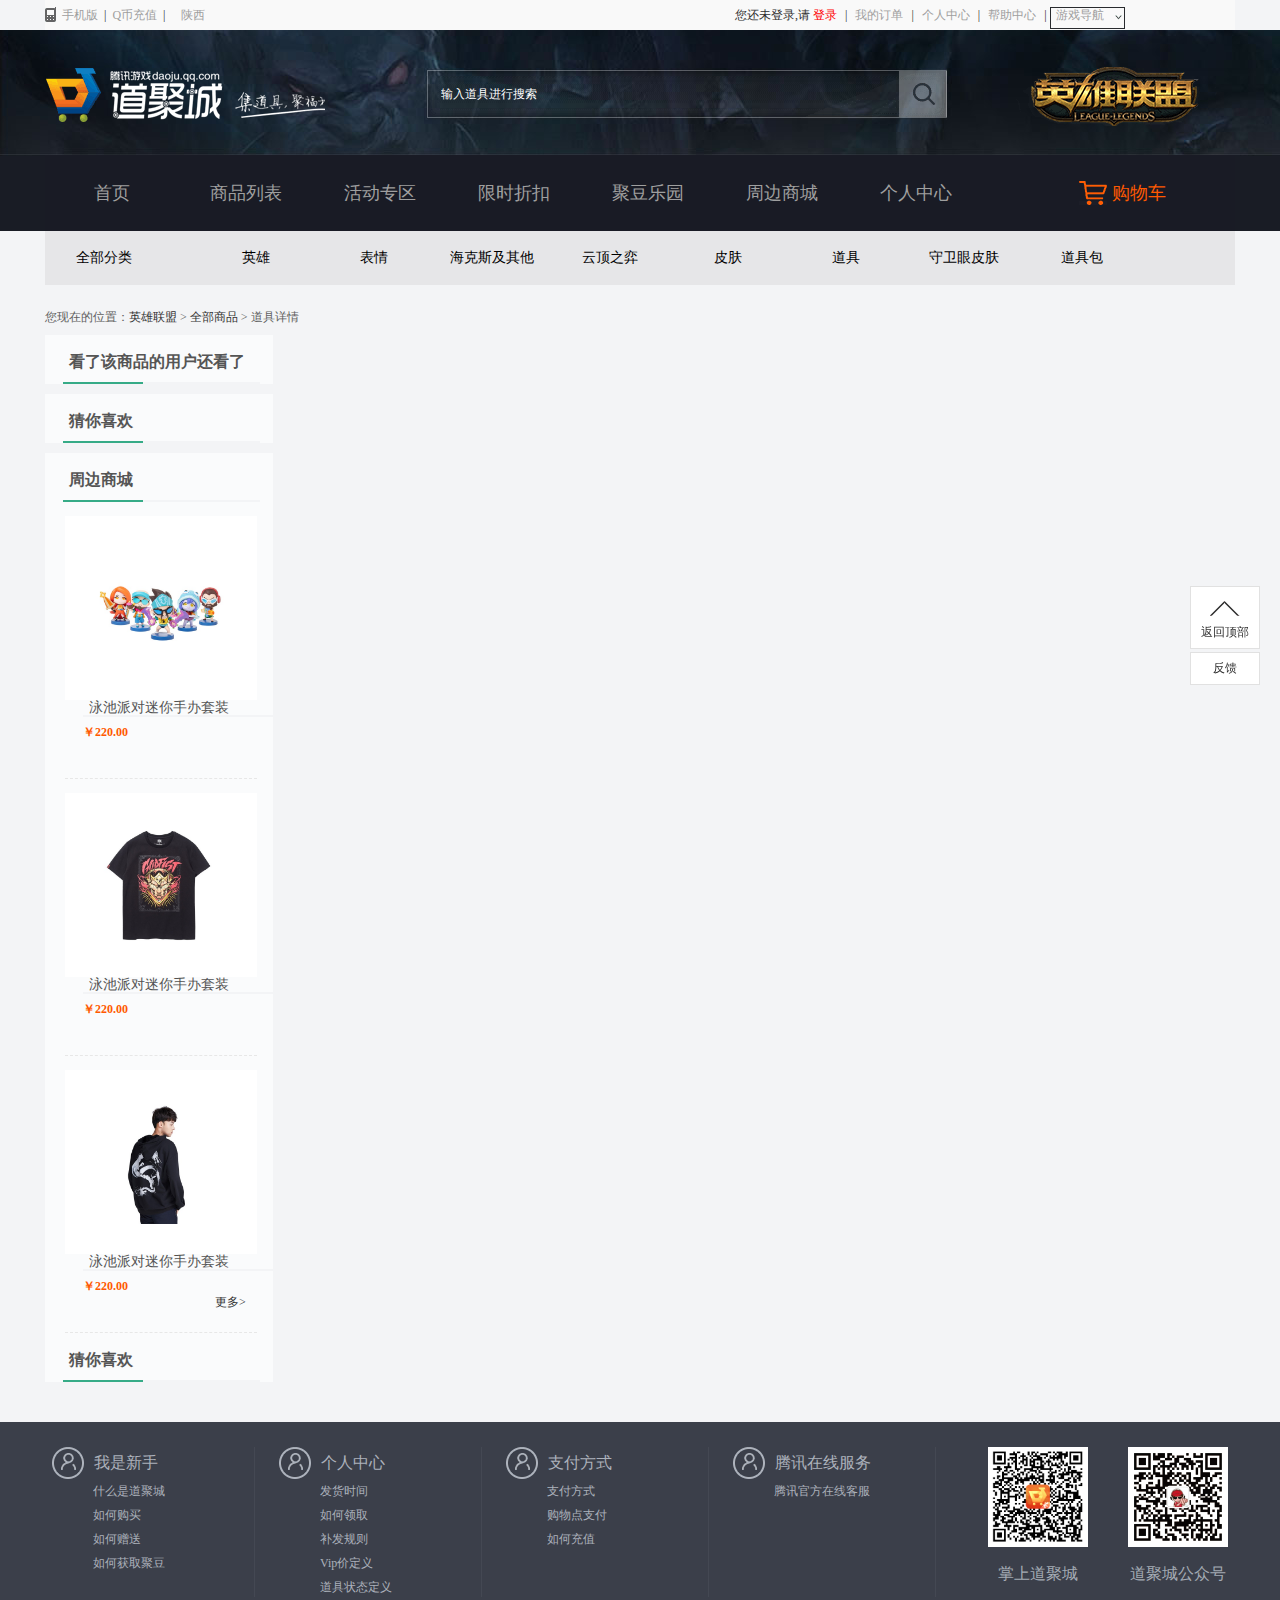
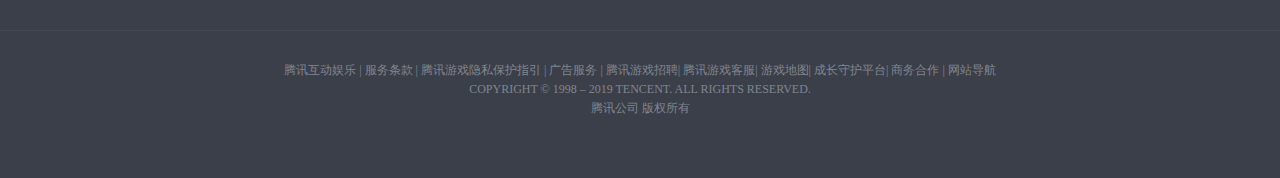
<file: details.html>
<!DOCTYPE html>
<html lang="en">

<head>
    <meta charset="UTF-8">
    <meta name="viewport" content="width=device-width, initial-scale=1.0">
    <meta http-equiv="X-UA-Compatible" content="ie=edge">
    <title>详情页</title>
    <link rel="icon" href="img/lo.ico" type="images/x-ico" />
    <link rel="stylesheet" href="css/foot.css">
    <link rel="stylesheet" href="css/head.css">
    <link rel="stylesheet" href="css/details.css">
</head>

<body>
    <!-- 登录注册 -->

    <div class="registerin clear">
        <button id="btnclose">×</button>
        <div class="registerintop">
            <form>
                <p>账号密码登录</p>
                <p>推荐使用<a href="">快速安全登录</a>，防止盗号。</p>
                <span id="msg"></span>
                <input type="text" id="username" placeholder="支持QQ号/邮箱/手机号登录">
                <input type="text" id="userpass" placeholder="密码">
                <input type="text" id="btnLogin" value="登录">
            </form>
        </div>
        <div class="registerinbot">
            <a href="">&nbsp;忘了密码？&nbsp;</a>|<a href="reg.html">&nbsp;注册新账号&nbsp;</a>|<a
                href="">&nbsp;意见反馈&nbsp;&nbsp;</a>
        </div>
    </div>
    <div class="over"></div>
    <!-- 顶部导航 -->
    <div class="topnav">
    </div>
    <div class="contbox">
        <!-- 通用主题栏 -->
        <div class="menu">
            <!-- 搜索栏 -->
            <div class="nav-search">
                <!-- 左边logo -->
                <div class="logobox">
                    <a class="navico" href=""></a>
                </div>
                <!-- 输入框 -->
                <div class="navico soso">
                    <div class="txt">
                        <a class="navico" href=""></a>
                        <input class="qiehuan" type="text" placeholder="输入道具进行搜索">
                    </div>
                </div>
                <!-- 右边logo -->
                <div class="logogame">
                    <a class="navico" href=""></a>
                </div>
            </div>
            <!-- 主导航栏 -->
            <div class="navindex navico">
                <!-- 左边导航 -->
                <ul class="navl">
                    <li class="navico"><a class="orange1" href="">首页</a></li>
                    <li class="navico"><a class="orange1" href="">商品列表</a></li>
                    <li class="navico"><a class="orange1" href="">活动专区</a></li>
                    <li class="navico"><a class="orange1" href="">限时折扣</a></li>
                    <li class="navico"><a class="orange1" href="">聚豆乐园</a></li>
                    <li class="navico"><a class="orange1" href="">周边商城</a></li>
                    <li class="navico"><a class="orange1" href="">个人中心</a></li>
                </ul>
                <!-- 购物车 -->
                <div class="car">
                    <a href="car.html">
                        <span class="navico"></span>
                        购物车
                    </a>
                </div>
            </div>
            <!-- 子导航栏 -->
            <div class="subnav">
                <ul class="subnavlistbox">
                    <li class="sublistall"><a class="write" href="">全部分类</a></li>
                    <li class="sublist"><a class="write" href="">英雄</a></li>
                    <li class="sublist"><a class="write" href="">表情</a></li>
                    <li class="sublist"><a class="write" href="">海克斯及其他</a></li>
                    <li class="sublist"><a class="write" href="">云顶之弈</a></li>
                    <li class="sublist"><a class="write" href="">皮肤</a></li>
                    <li class="sublist"><a class="write" href="">道具</a></li>
                    <li class="sublist"><a class="write" href="">守卫眼皮肤</a></li>
                    <li class="sublist"><a class="write" href="">道具包</a></li>
                </ul>
            </div>
        </div>
    </div>
    <div class="location-box">
        您现在的位置：<a href="">英雄联盟</a>&nbsp;>&nbsp;<a href="">全部商品</a>&nbsp;>&nbsp;道具详情
    </div>
    <div class="main clear">
        <div class="fl sidebar">
            <div class="sbcont">
                <p>看了该商品的用户还看了<span class="green-line"></span></p>
            </div>
            <div class="sbcont mt10">
                <p>猜你喜欢<span class="green-line"></span></p>
            </div>
            <div class="sbcont mt10">
                <p>周边商城<span class="green-line"></span></p>
                <ul class="zbcont">
                    <li>
                        <a class="link" href="">
                            <img src="img/20190711144944_32460.jpg" alt="">
                            <p class="linkp">泳池派对迷你手办套装</p>
                            <b>￥220.00</b>
                        </a>
                    </li>
                    <li>
                        <a class="link" href="">
                            <img src="img/20190215000044_23530.jpg" alt="">
                            <p class="linkp">泳池派对迷你手办套装</p>
                            <b>￥220.00</b>
                        </a>
                    </li>
                    <li>
                        <a class="link" href="">
                            <img src="img/20190215000147_16850.jpg" alt="">
                            <p class="linkp">泳池派对迷你手办套装</p>
                            <b>￥220.00</b>
                        </a>
                        <a href="" style="padding-left: 150px;">更多></a>
                    </li>
                </ul>
            </div>
            <div class="sbcont">
                <p>猜你喜欢<span class="green-line"></span></p>
            </div>
        </div>
        <div class="fr maincont">
            <!-- <div class="goodsbox"> -->
                <!-- <div class="djinfobox"> -->
                    <!-- <div id="box" class="goods-img fl">
                        <p id="hide-img"></p>
                        <a href="">收藏商品</a>
                    </div> -->
                    <!-- 召唤师皮肤 -->
                    <!-- <div class="goodsbuy-box fl">
                        <p class="goodsname">神拳 李青 <span>折扣</span></p>
                        <div class="goods-bj">
                            <del>原&nbsp;&nbsp;&nbsp;&nbsp;价&nbsp;:&nbsp;99&nbsp;Q币</del>
                            <p class="goods-price">折扣价：<span>49.5QB</span> 微信价 <span>￥48.01</span> </p>
                            <p class="longtime">期限：永久</p>
                            <p>剩余时间: <span class="hour">24</span>时<span class="min">00</span>分<span
                                    class="ss">00</span>秒 </p>
                            <div class="addcar">
                                <a href="">加入购物车</a>
                                <a href="">赠送</a>
                            </div>
                        </div>
                    </div> -->
                <!-- </div> -->
                <!-- 商品详情栏 -->
                <!-- <div class="goods-info-box">
                    <div class="comico">
                        <a href="">商品详情</a>
                        <a href="">手机购买</a>
                        <i class="i-code"></i>
                    </div>
                    <p class="dj-detail">泳池派对 德莱文</p>
                    <div class="comico">
                        <a href="">道具视频</a>
                    </div>
                    <div class="goodstab">
                        <div class="goods_video">
                            <video controls autoplay loop poster="img/d0163b8rg68 (1).png">
                                <source src="video/5.mp4" type="video/mp4" />
                                您的浏览器版本太低，请升级浏览器！
                            </video>
                            <div class="txp clear">
                                <div class="fl">
                                    <span></span>
                                    <p>大家都在看</p>
                                    <p>Uzi求求你不要再秀了，不要再用凌波微步了，给女警火男一点面子</p>
                                </div>
                                <div class="fr">用腾讯视频观看</div>
                            </div>
                        </div>
                    </div>

                </div> -->
            <!-- </div> -->
        </div>
    </div>
    <!-- 底部 -->
    <div class="foot ">
    </div>
    <!-- 返回顶部 -->
    <div class="fixednav">
        <a class="go-top" href="javascript:"><span></span>返回顶部</a>
        <a href="">反馈</a>
    </div>
    <!-- 大图 -->
    <div id="hideimg">
        <img src="img/2-64011-9.jpg" alt="">
        <a id="cloce" href="javascript:"><img src="img/closebox.png" alt=""></a>
    </div>
</body>

</html>
<script src="js/jquery-3.2.1.min.js"></script>
<script src="js/details.js"></script>
<script src="js/cookieTools.js"></script>
<script src="js/magnifier.js"></script>
<script src="js/tools.js"></script>
</file>
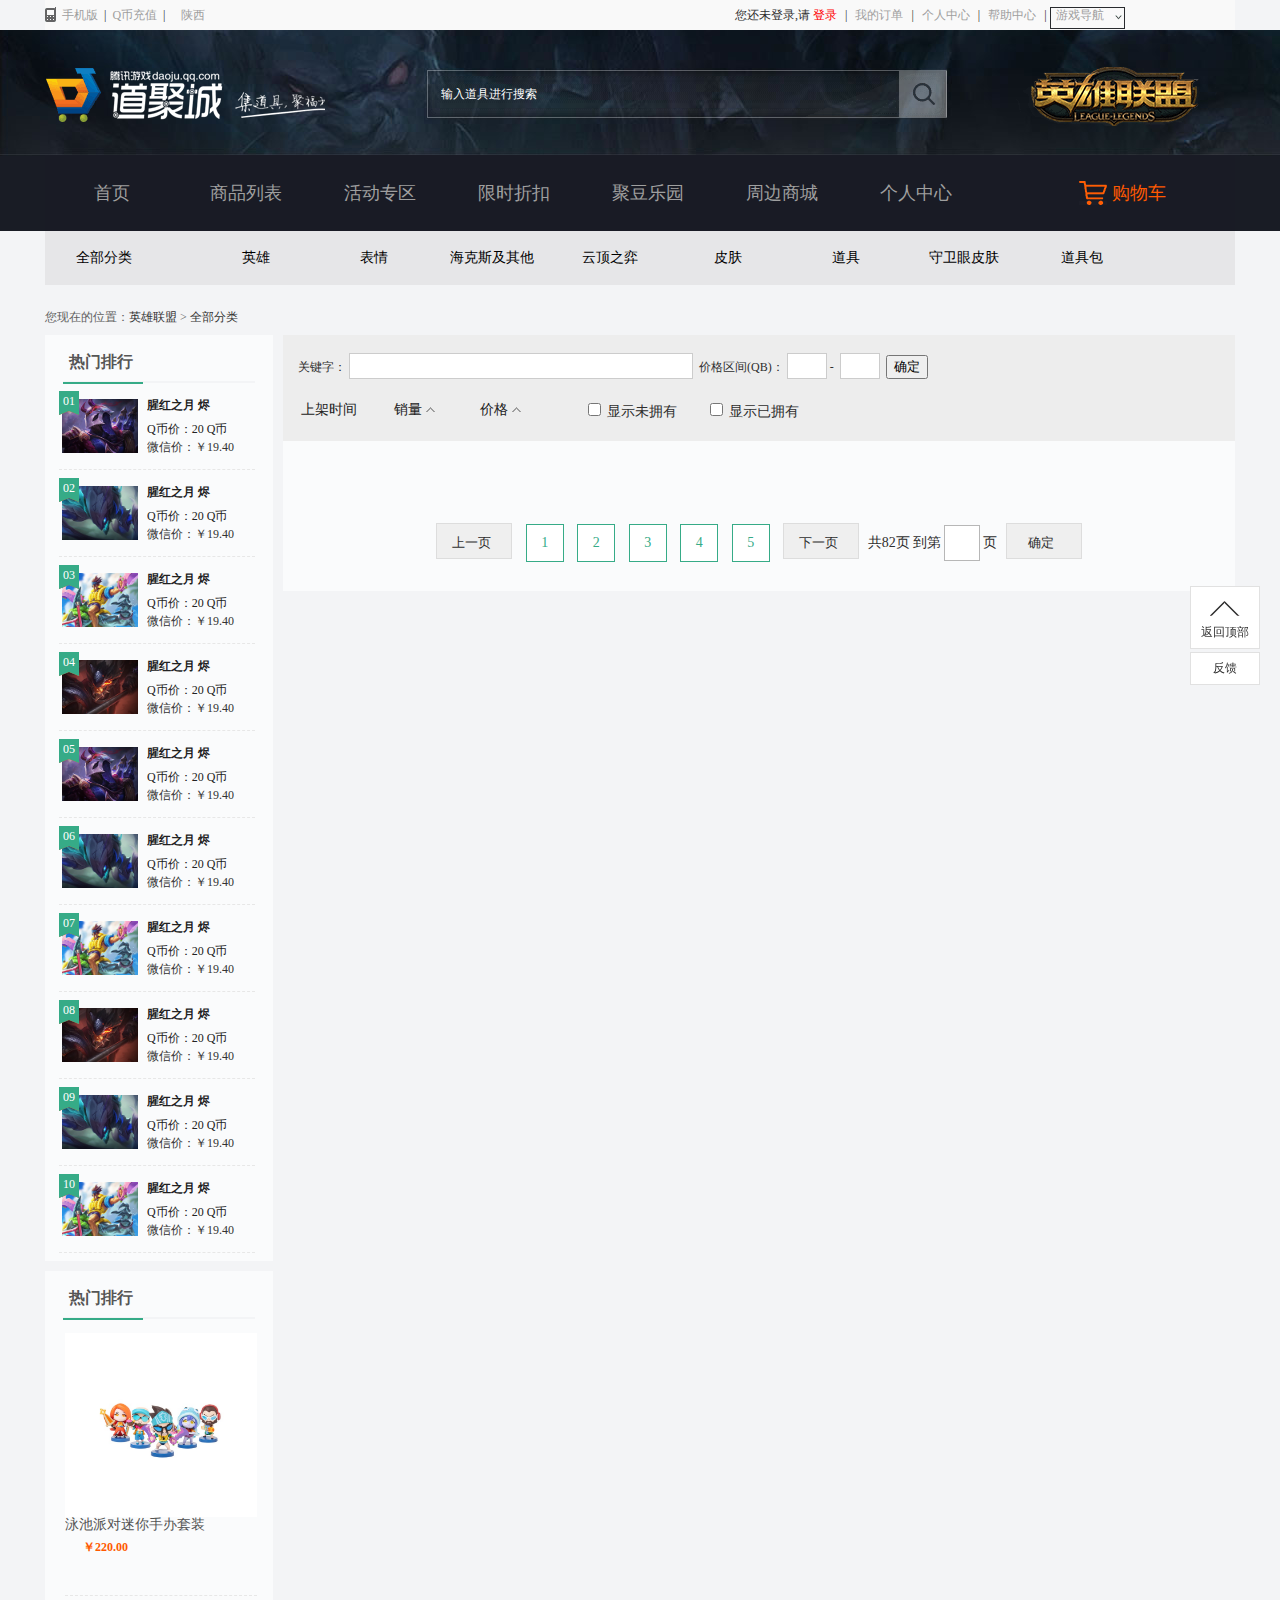
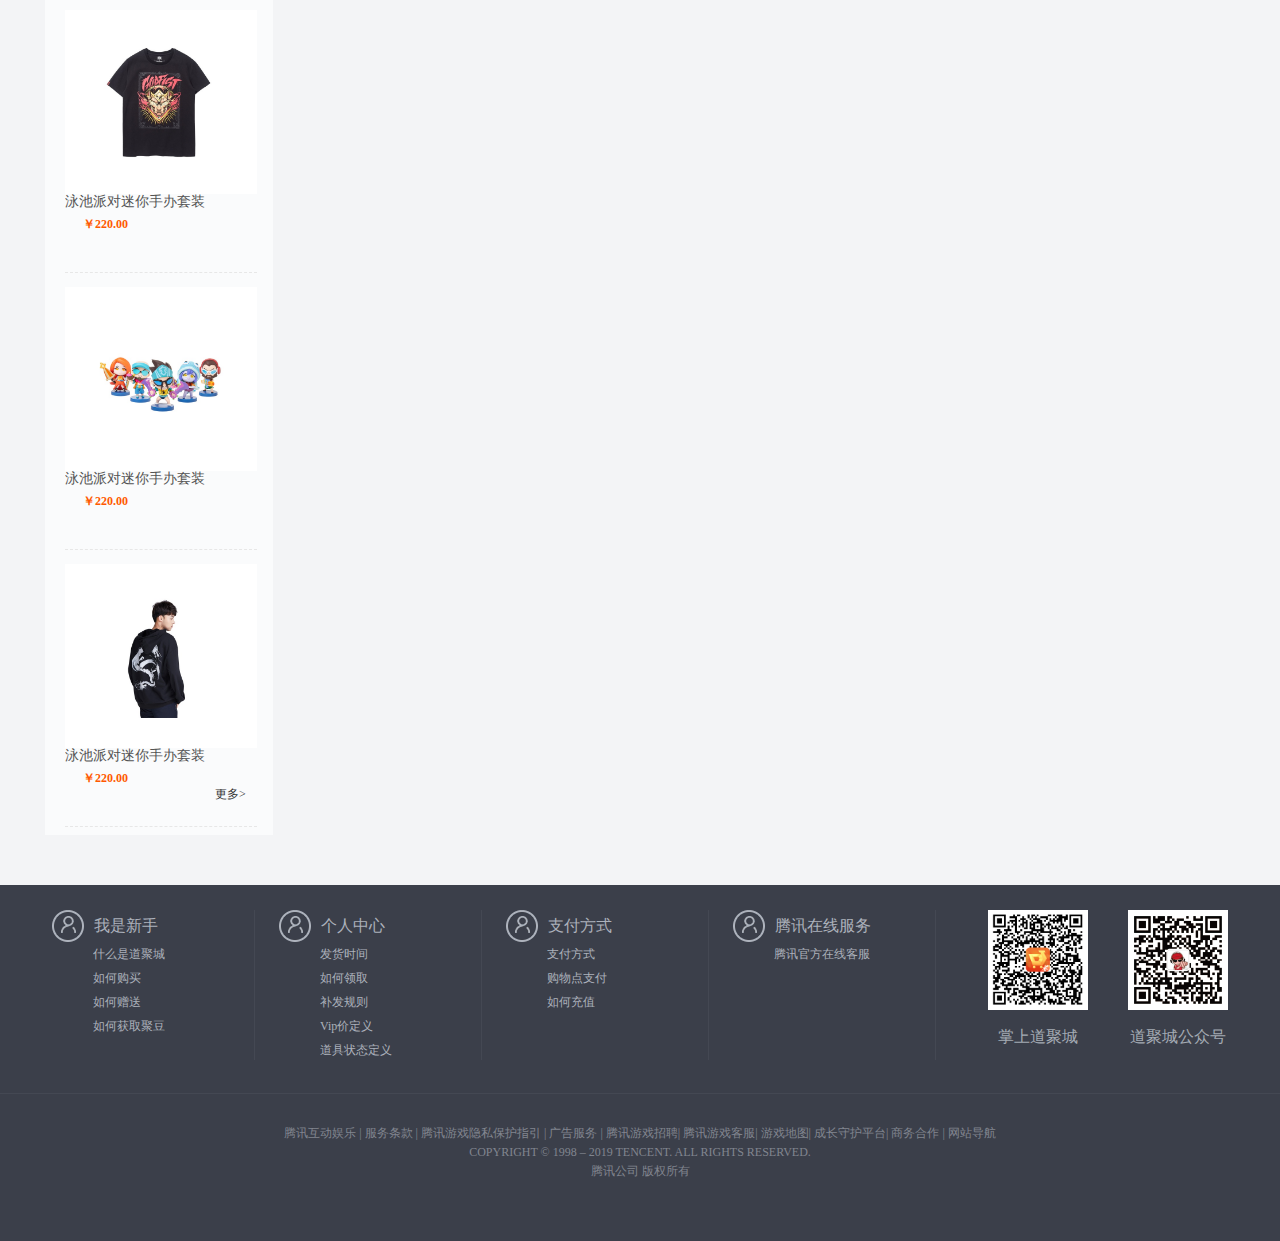
<file: goodslist.html>
<!DOCTYPE html>
<html lang="en">
<head>
    <meta charset="UTF-8">
    <meta name="viewport" content="width=device-width, initial-scale=1.0">
    <meta http-equiv="X-UA-Compatible" content="ie=edge">
    <title>商品列表</title>
    <link rel="icon" href="img/lo.ico" type="images/x-ico" />
    <link rel="stylesheet" href="css/foot.css">
    <link rel="stylesheet" href="css/head.css">
    <link rel="stylesheet" href="css/goodslist.css">
</head>
<body>
    <!-- 登录注册 -->
    <div class="registerin clear">
        <button id="btnclose">×</button>
        <div class="registerintop">
                <p>账号密码登录</p>
                <p>推荐使用<a href="">快速安全登录</a>，防止盗号。</p>
                <span id="msg"></span>
                <input type="text" id="username" placeholder="支持QQ号/邮箱/手机号登录">
                <input type="text" id="userpass" placeholder="密码">
                <input type="text" id="btnLogin" value="登录">

        </div>
        <div class="registerinbot">
            <a href="">&nbsp;忘了密码？&nbsp;</a>|<a href="reg.html">&nbsp;注册新账号&nbsp;</a>|<a
                href="">&nbsp;意见反馈&nbsp;&nbsp;</a>
        </div>
    </div>
    <div class="over"></div>
    <!-- 顶部导航 -->
    <div class="topnav">
    </div>
    <div class="contbox">
        <!-- 通用主题栏 -->
        <div class="menu">
            <!-- 搜索栏 -->
            <div class="nav-search">
                <!-- 左边logo -->
                <div class="logobox">
                    <a class="navico" href=""></a>
                </div>
                <!-- 输入框 -->
                <div class="navico soso">
                    <div class="txt">
                        <a class="navico" href=""></a>
                        <input class="qiehuan" type="text" placeholder="输入道具进行搜索">
                    </div>
                </div>
                <!-- 右边logo -->
                <div class="logogame">
                    <a class="navico" href=""></a>
                </div>
            </div>
            <!-- 主导航栏 -->
            <div class="navindex navico">
                <!-- 左边导航 -->
                <ul class="navl">
                    <li class="navico"><a class="orange1" href="">首页</a></li>
                    <li class="navico"><a class="orange1" href="">商品列表</a></li>
                    <li class="navico"><a class="orange1" href="">活动专区</a></li>
                    <li class="navico"><a class="orange1" href="">限时折扣</a></li>
                    <li class="navico"><a class="orange1" href="">聚豆乐园</a></li>
                    <li class="navico"><a class="orange1" href="">周边商城</a></li>
                    <li class="navico"><a class="orange1" href="">个人中心</a></li>
                </ul>
                <!-- 购物车 -->
                <div class="car">
                    <a href="car.html">
                        <i></i>
                        <span class="navico"></span>
                        购物车
                    </a>
                </div>
            </div>
            <!-- 子导航栏 -->
            <div class="subnav">
                <ul class="subnavlistbox">
                    <li class="sublistall"><a class="write" href="">全部分类</a></li>
                    <li class="sublist"><a class="write" href="">英雄</a></li>
                    <li class="sublist"><a class="write" href="">表情</a></li>
                    <li class="sublist"><a class="write" href="">海克斯及其他</a></li>
                    <li class="sublist"><a class="write" href="">云顶之弈</a></li>
                    <li class="sublist"><a class="write" href="">皮肤</a></li>
                    <li class="sublist"><a class="write" href="">道具</a></li>
                    <li class="sublist"><a class="write" href="">守卫眼皮肤</a></li>
                    <li class="sublist"><a class="write" href="">道具包</a></li>
                </ul>
            </div>
        </div>
    </div>
    <div class="location-box">
        您现在的位置：<a href="">英雄联盟</a>&nbsp;>&nbsp;<a href="">全部分类</a>
    </div>
    <!-- 中间内容 -->
    <div class="content clear">
        <!-- 左边 -->
        <div class="sidebar fl">
            <div class="hotcont">
                <h3 class="subin-tit">热门排行<span></span></h3>
                <ul class="ranklist">
                    <li>
                        <a href="details.html" class="">
                            <div class="comico">01</div>
                            <img class="djimg" src="img/20170216_28862_2202.jpg" alt="">
                            <div class="djinfo fr">
                                <p class="djname1 tline green1">腥红之月 烬</p>
                                <p class="djpriceq">Q币价：20 Q币</p>
                                <p class="djpricew">微信价：<strong>￥19.40 </strong></p>
                            </div>
                        </a>
                    </li>
                    <li>
                        <a href="details.html" class="">
                            <div class="comico">02</div>
                            <img class="djimg" src="img/121003_190.jpg" alt="">
                            <div class="djinfo fr">
                                <p class="djname1 tline green1">腥红之月 烬</p>
                                <p class="djpriceq">Q币价：20 Q币</p>
                                <p class="djpricew">微信价：<strong>￥19.40 </strong></p>
                            </div>
                        </a>
                    </li>
                    <li>
                        <a href="details.html" class="">
                            <div class="comico">03</div>
                            <img class="djimg" src="img/20150715220820_82148.jpg" alt="">
                            <div class="djinfo fr">
                                <p class="djname1 tline green1">腥红之月 烬</p>
                                <p class="djpriceq">Q币价：20 Q币</p>
                                <p class="djpricew">微信价：<strong>￥19.40 </strong></p>
                            </div>
                        </a>
                    </li>
                    <li>
                        <a href="details.html" class="">
                            <div class="comico">04</div>
                            <img class="djimg" src="img/20170315_0_5169.jpg" alt="">
                            <div class="djinfo fr">
                                <p class="djname1 tline green1">腥红之月 烬</p>
                                <p class="djpriceq">Q币价：20 Q币</p>
                                <p class="djpricew">微信价：<strong>￥19.40 </strong></p>
                            </div>
                        </a>
                    </li>
                    <li>
                        <a href="details.html" class="">
                            <div class="comico">05</div>
                            <img class="djimg" src="img/20170216_28862_2202.jpg" alt="">
                            <div class="djinfo fr">
                                <p class="djname1 tline green1">腥红之月 烬</p>
                                <p class="djpriceq">Q币价：20 Q币</p>
                                <p class="djpricew">微信价：<strong>￥19.40 </strong></p>
                            </div>
                        </a>
                    </li>
                    <li>
                        <a href="details.html" class="">
                            <div class="comico">06</div>
                            <img class="djimg" src="img/121003_190.jpg" alt="">
                            <div class="djinfo fr">
                                <p class="djname1 tline green1">腥红之月 烬</p>
                                <p class="djpriceq">Q币价：20 Q币</p>
                                <p class="djpricew">微信价：<strong>￥19.40 </strong></p>
                            </div>
                        </a>
                    </li>
                    <li>
                        <a href="details.html" class="">
                            <div class="comico">07</div>
                            <img class="djimg" src="img/20150715220820_82148.jpg" alt="">
                            <div class="djinfo fr">
                                <p class="djname1 tline green1">腥红之月 烬</p>
                                <p class="djpriceq">Q币价：20 Q币</p>
                                <p class="djpricew">微信价：<strong>￥19.40 </strong></p>
                            </div>
                        </a>
                    </li>
                    <li>
                        <a href="details.html" class="">
                            <div class="comico">08</div>
                            <img class="djimg" src="img/20170315_0_5169.jpg" alt="">
                            <div class="djinfo fr">
                                <p class="djname1 tline green1">腥红之月 烬</p>
                                <p class="djpriceq">Q币价：20 Q币</p>
                                <p class="djpricew">微信价：<strong>￥19.40 </strong></p>
                            </div>
                        </a>
                    </li>
                    <li>
                        <a href="details.html" class="">
                            <div class="comico">09</div>
                            <img class="djimg" src="img/121003_190.jpg" alt="">
                            <div class="djinfo fr">
                                <p class="djname1 tline green1">腥红之月 烬</p>
                                <p class="djpriceq">Q币价：20 Q币</p>
                                <p class="djpricew">微信价：<strong>￥19.40 </strong></p>
                            </div>
                        </a>
                    </li>
                    <li>
                        <a href="details.html" class="">
                            <div class="comico">10</div>
                            <img class="djimg" src="img/20150715220820_82148.jpg" alt="">
                            <div class="djinfo fr">
                                <p class="djname1 tline green1">腥红之月 烬</p>
                                <p class="djpriceq">Q币价：20 Q币</p>
                                <p class="djpricew">微信价：<strong>￥19.40 </strong></p>
                            </div>
                        </a>
                    </li>
                </ul>
            </div>
            <div class="hotcont">
                <h3 class="subin-tit">热门排行<span></span></h3>
                <ul class="zbcont">
                    <li>
                        <a class="link" href="">
                            <img src="img/20190711144944_32460.jpg" alt="">
                            <p class="linkp">泳池派对迷你手办套装</p>
                            <b>￥220.00</b>
                        </a>
                    </li>
                    <li>
                        <a class="link" href="">
                            <img src="img/20190215000044_23530.jpg" alt="">
                            <p class="linkp">泳池派对迷你手办套装</p>
                            <b>￥220.00</b>
                        </a>
                    </li>

                    <li>
                        <a class="link" href="">
                            <img src="img/20190711144944_32460.jpg" alt="">
                            <p class="linkp">泳池派对迷你手办套装</p>
                            <b>￥220.00</b>
                        </a>
                    </li>
                    <li>
                        <a class="link" href="">
                            <img src="img/20190215000147_16850.jpg" alt="">
                            <p class="linkp">泳池派对迷你手办套装</p>
                            <b>￥220.00</b>
                        </a>
                        <a href="" style="padding-left: 150px;">更多></a>
                    </li>
                </ul>
            </div>
        </div>
        <!-- 右边 -->
        <div class="maincont fr">
            <div class="filter-box">
                <div class="filteritem">
                    关键字：<input type="text" name="" id="">
                    价格区间(QB)：<input type="text">- <input type="text">
                    <button>确定</button>
                </div>
                <div class="filterlist">
                    <p>
                        <a href="">上架时间</a>
                        <a href="">销量<i></i></a>
                        <a href="">价格<i></i></a>
                    </p>
                    <p>
                        <input type="checkbox" name="" id="">显示未拥有
                        <input type="checkbox" name="" id="">显示已拥有
                    </p>
                </div>
            </div>
            <!-- 商品列表 -->
            <div class="listgoods">
                <ul class="platelist clear">
                    <!-- <li>
                        <a class="imgtop" href=""><img src="img/good1.jpg" alt=""></a>
                        <div class="imgbot">
                            <a href=""><strong>糖果大战 布隆 奶酪夹心饼</strong></a>
                            <p>Q币价：<span>20 Q币</span></p>
                            <p>微信价：<span> ¥&nbsp;19.40</span></p>
                            <p class="pt dr"><a href="javascript:">立即购买</a> </p>
                        </div>
                    </li>
                    <li>
                        <a class="imgtop" href=""><img src="img/good1.jpg" alt=""></a>
                        <div class="imgbot">
                            <a href=""><strong>糖果大战 布隆 奶酪夹心饼</strong></a>
                            <p>Q币价：<span>20 Q币</span></p>
                            <p>微信价：<span> ¥&nbsp;19.40</span></p>
                            <p class="pt dr"><a href="javascript:">立即购买</a> </p>
                        </div>
                    </li>
                    <li>
                        <a class="imgtop" href=""><img src="img/good1.jpg" alt=""></a>
                        <div class="imgbot">
                            <a href=""><strong>糖果大战 布隆 奶酪夹心饼</strong></a>
                            <p>Q币价：<span>20 Q币</span></p>
                            <p>微信价：<span> ¥&nbsp;19.40</span></p>
                            <p class="pt dr"><a href="javascript:">立即购买</a> </p>
                        </div>
                    </li>
                    <li>
                        <a class="imgtop" href=""><img src="img/good1.jpg" alt=""></a>
                        <div class="imgbot">
                            <a href=""><strong>糖果大战 布隆 奶酪夹心饼</strong></a>
                            <p>Q币价：<span>20 Q币</span></p>
                            <p>微信价：<span> ¥&nbsp;19.40</span></p>
                            <p class="pt dr"><a href="javascript:">立即购买</a> </p>
                        </div>
                    </li>
                    <li>
                        <a class="imgtop" href=""><img src="img/good1.jpg" alt=""></a>
                        <div class="imgbot">
                            <a href=""><strong>糖果大战 布隆 奶酪夹心饼</strong></a>
                            <p>Q币价：<span>20 Q币</span></p>
                            <p>微信价：<span> ¥&nbsp;19.40</span></p>
                            <p class="pt dr"><a href="javascript:">立即购买</a> </p>
                        </div>
                    </li>

                    <li>
                        <a class="imgtop" href=""><img src="img/good2.jpg" alt=""></a>
                        <div class="imgbot">
                            <a href=""><strong>糖果大战 布隆 奶酪夹心饼</strong></a>
                            <p>Q币价：<span>20 Q币</span></p>
                            <p>微信价：<span> ¥&nbsp;19.40</span></p>
                            <p class="pt dr"><a href="javascript:">立即购买</a> </p>
                        </div>
                    </li>
                    <li>
                        <a class="imgtop" href=""><img src="img/good3.jpg" alt=""></a>
                        <div class="imgbot">
                            <a href=""><strong>糖果大战 布隆 奶酪夹心饼</strong></a>
                            <p>Q币价：<span>20 Q币</span></p>
                            <p>微信价：<span> ¥&nbsp;19.40</span></p>
                            <p class="pt dr"><a href="javascript:">立即购买</a> </p>
                        </div>
                    </li>
                    <li>
                        <a class="imgtop" href=""><img src="img/good4.jpg" alt=""></a>
                        <div class="imgbot">
                            <a href=""><strong>糖果大战 布隆 奶酪夹心饼</strong></a>
                            <p>Q币价：<span>20 Q币</span></p>
                            <p>微信价：<span> ¥&nbsp;19.40</span></p>
                            <p class="pt dr"><a href="javascript:">立即购买</a> </p>
                        </div>
                    </li>
                    <li>
                        <a class="imgtop" href=""><img src="img/good5.jpg" alt=""></a>
                        <div class="imgbot">
                            <a href=""><strong>糖果大战 布隆 奶酪夹心饼</strong></a>
                            <p>Q币价：<span>20 Q币</span></p>
                            <p>微信价：<span> ¥&nbsp;19.40</span></p>
                            <p class="pt dr"><a href="javascript:">立即购买</a> </p>
                        </div>
                    </li>
                    <li>
                        <a class="imgtop" href=""><img src="img/good6.jpg" alt=""></a>
                        <div class="imgbot">
                            <a href=""><strong>糖果大战 布隆 奶酪夹心饼</strong></a>
                            <p>Q币价：<span>20 Q币</span></p>
                            <p>微信价：<span> ¥&nbsp;19.40</span></p>
                            <p class="pt dr"><a href="javascript:">立即购买</a> </p>
                        </div>
                    </li>
                    <li>
                        <a class="imgtop" href=""><img src="img/good7.jpg" alt=""></a>
                        <div class="imgbot">
                            <a href=""><strong>糖果大战 布隆 奶酪夹心饼</strong></a>
                            <p>Q币价：<span>20 Q币</span></p>
                            <p>微信价：<span> ¥&nbsp;19.40</span></p>
                            <p class="pt dr"><a href="javascript:">立即购买</a> </p>
                        </div>
                    </li>
                    <li>
                        <a class="imgtop" href=""><img src="img/good8.jpg" alt=""></a>
                        <div class="imgbot">
                            <a href=""><strong>糖果大战 布隆 奶酪夹心饼</strong></a>
                            <p>Q币价：<span>20 Q币</span></p>
                            <p>微信价：<span> ¥&nbsp;19.40</span></p>
                            <p class="pt dr"><a href="javascript:">立即购买</a> </p>
                        </div>
                    </li>
                    <li>
                        <a class="imgtop" href=""><img src="img/good9.jpg" alt=""></a>
                        <div class="imgbot">
                            <a href=""><strong>糖果大战 布隆 奶酪夹心饼</strong></a>
                            <p>Q币价：<span>20 Q币</span></p>
                            <p>微信价：<span> ¥&nbsp;19.40</span></p>
                            <p class="pt dr"><a href="javascript:">立即购买</a> </p>
                        </div>
                    </li>
                    <li>
                        <a class="imgtop" href=""><img src="img/good10.jpg" alt=""></a>
                        <div class="imgbot">
                            <a href=""><strong>糖果大战 布隆 奶酪夹心饼</strong></a>
                            <p>Q币价：<span>20 Q币</span></p>
                            <p>微信价：<span> ¥&nbsp;19.40</span></p>
                            <p class="pt dr"><a href="javascript:">立即购买</a> </p>
                        </div>
                    </li>
                    <li>
                        <a class="imgtop" href=""><img src="img/good11.jpg" alt=""></a>
                        <div class="imgbot">
                            <a href=""><strong>糖果大战 布隆 奶酪夹心饼</strong></a>
                            <p>Q币价：<span>20 Q币</span></p>
                            <p>微信价：<span> ¥&nbsp;19.40</span></p>
                            <p class="pt dr"><a href="javascript:">立即购买</a> </p>
                        </div>
                    </li>
                    <li>
                        <a class="imgtop" href=""><img src="img/good12.jpg" alt=""></a>
                        <div class="imgbot">
                            <a href=""><strong>糖果大战 布隆 奶酪夹心饼</strong></a>
                            <p>Q币价：<span>20 Q币</span></p>
                            <p>微信价：<span> ¥&nbsp;19.40</span></p>
                            <p class="pt dr"><a href="javascript:">立即购买</a> </p>
                        </div>
                    </li>
                    <li>
                        <a class="imgtop" href=""><img src="img/good13.jpg" alt=""></a>
                        <div class="imgbot">
                            <a href=""><strong>糖果大战 布隆 奶酪夹心饼</strong></a>
                            <p>Q币价：<span>20 Q币</span></p>
                            <p>微信价：<span> ¥&nbsp;19.40</span></p>
                            <p class="pt dr"><a href="javascript:">立即购买</a> </p>
                        </div>
                    </li>
                    <li>
                        <a class="imgtop" href=""><img src="img/good14.jpg" alt=""></a>
                        <div class="imgbot">
                            <a href=""><strong>糖果大战 布隆 奶酪夹心饼</strong></a>
                            <p>Q币价：<span>20 Q币</span></p>
                            <p>微信价：<span> ¥&nbsp;19.40</span></p>
                            <p class="pt dr"><a href="javascript:">立即购买</a> </p>
                        </div>
                    </li>
                    <li>
                        <a class="imgtop" href=""><img src="img/good15.jpg" alt=""></a>
                        <div class="imgbot">
                            <a href=""><strong>糖果大战 布隆 奶酪夹心饼</strong></a>
                            <p>Q币价：<span>20 Q币</span></p>
                            <p>微信价：<span> ¥&nbsp;19.40</span></p>
                            <p class="pt dr"><a href="javascript:">立即购买</a> </p>
                        </div>
                    </li>
                    <li>
                        <a class="imgtop" href=""><img src="img/good16.jpg" alt=""></a>
                        <div class="imgbot">
                            <a href=""><strong>糖果大战 布隆 奶酪夹心饼</strong></a>
                            <p>Q币价：<span>20 Q币</span></p>
                            <p>微信价：<span> ¥&nbsp;19.40</span></p>
                            <p class="pt dr"><a href="javascript:">立即购买</a> </p>
                        </div>
                    </li> -->
                </ul>
            </div>
            <!-- 分页效果 -->
            <div class="page-box">
                <button class="prev"><i></i> 上一页</button>
                <span class="pagenum">
                    <a href="">1</a>
                    <a href="">2</a>
                    <a href="">3</a>
                    <a href="">4</a>
                    <a href="">5</a>
                </span>
                <button class="next">下一页<i></i></button>
                <span class="gotopage">共<em>82</em>页&nbsp;到第<input type="text">页</span>
                <button>确定</button>
            </div>
        </div>
    </div>
    <!-- 底部 -->
    <div class="foot ">
    </div>
    <!-- 返回顶部 -->
    <div class="fixednav">
        <a class="go-top" href="javascript:"><span></span>返回顶部</a>
        <a href="">反馈</a>
    </div>

    <!-- 加入购物车 -->

    <div class="addgoodscar">
        <div class="goodstit clear">
            <h2 class="">加入购物车</h2>
            <button class="btnclose">×</button>
        </div>
        <div class="goodsbot">
            <div class="goodsleft">
                <img src="img/2-64011-9.jpg" alt="">
                <p>王国机神玄武 盖伦 完全体</p>
            </div>
            <div class="goodsright">
                <p>价格：<span>149</span>Q币</p>
                <p>期限：<span>永久</span></p>
                <button class="btnsend">确定</button>
                <span class="goodsbotid" style="display: none;"></span>

            </div>
        </div>
    </div>
</body>

</html>
<script src="js/jquery-3.2.1.min.js"></script>
<script src="js/cookieTools.js"></script>
<script src="js/goodslist.js"></script>
</file>
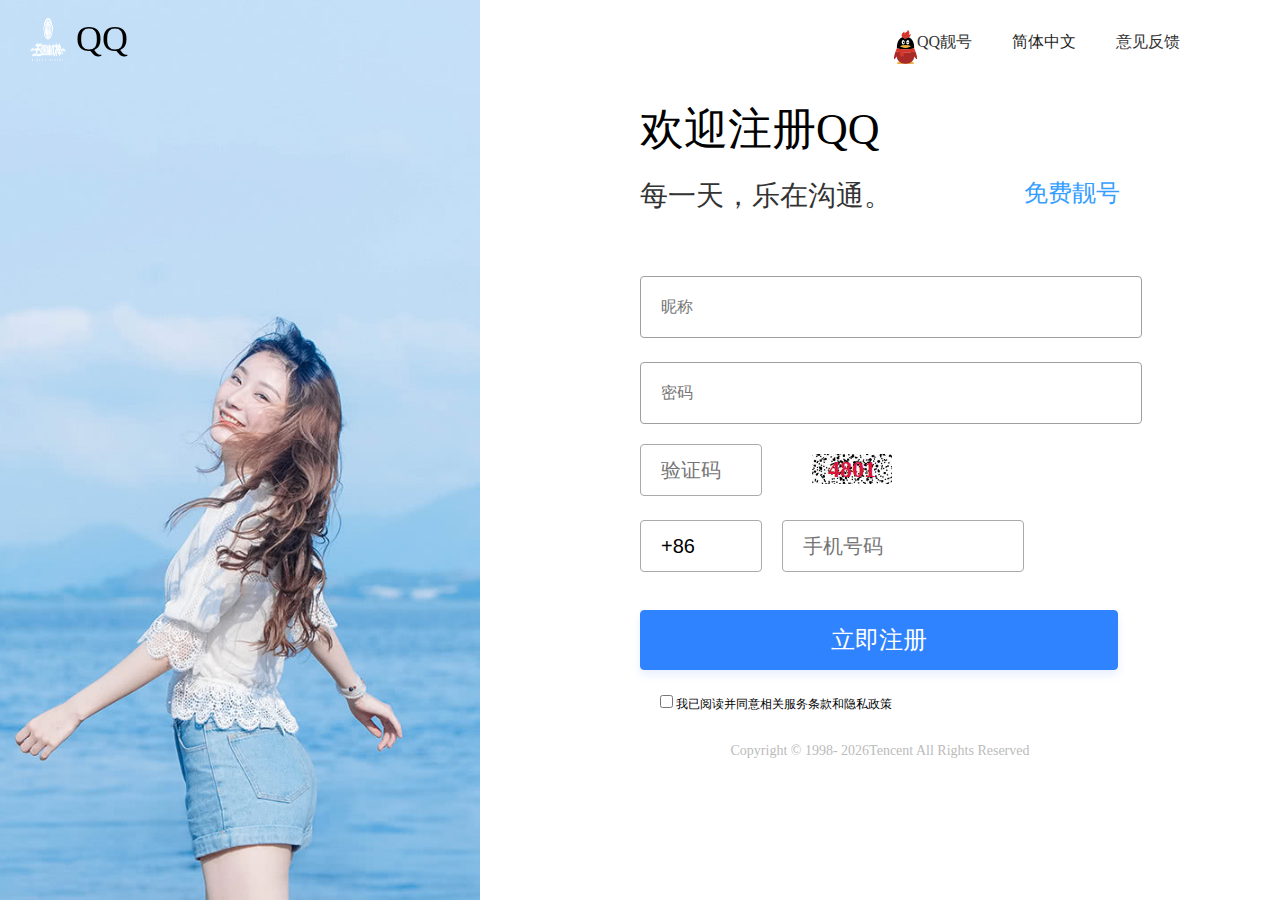
<file: reg.html>
<!DOCTYPE html>
<html lang="en">

<head>
    <meta charset="UTF-8">
    <meta name="viewport" content="width=device-width, initial-scale=1.0">
    <meta http-equiv="X-UA-Compatible" content="ie=edge">
    <title>注册页面</title>
    <link rel="icon" href="img/lo.ico" type="images/x-ico" />
    <link rel="stylesheet" href="css/reg.css">
</head>
<body>


    
    <div class="banner" id="banner">
        <a class="logo" href="javascript:void(0)">QQ</a>
    </div>
    <div class="rightreg">
        <div class="maintop">
            <p><a href="">意见反馈</a></p>
            <p>简体中文</p>
            <p><a href=""><img src="img/logo3.png" alt="">QQ靓号</a></p>
        </div>
        <div class="main">
            <form class="clear form" action="">
                <h3>欢迎注册QQ</h3>
                <div class="num">
                    <p>每一天，乐在沟通。</p><a href="">免费靓号</a>
                </div>
                <input id="num" type="text" placeholder="昵称">
                <span></span>
                <input id="pass" type="text" placeholder="密码">
                <span></span>
                <div class="codenum">
                    <input class="codenew" type="text" placeholder="验证码"><span class="code">1111</span>
                    <p class="num1"></p>
                </div>
                <div class="sub">
                    <input id="tishi" type="text" value="+86">
                    <input id="phone" type="text" placeholder="手机号码"><span></span>
                </div>
                <input id="submit" type="button" value="立即注册">
                
                <input id="check" type="checkbox" style="margin-left: 20px; cursor: pointer;"> 我已阅读并同意相关服务条款和隐私政策
            </form>
            <div class="footer">
                Copyright © 1998-
                <script>document.write((new Date).getFullYear())</script>Tencent All Rights Reserved
            </div>
        </div>
    </div>
</body>

</html>
<script src="js/jquery-3.2.1.min.js"></script>
<script src="js/reg.js"></script>
</file>
<file: css/foot.css>
.foottop{
    padding: 25px 0 33px 28px;
    width: 1252px;
    margin: 0 auto;
}
.foottop1{
    width: 226px;
    float: left;
    border-right: 1px solid #444853;
    height: 150px;
}
.foottop1 p{
    height: 32px;
    line-height: 32px;
    font-size: 16px;
    color: #acb1bb;
}
.foottop1 p span{
    float: left;
    margin: 0 10px 0 24px;
    width: 32px;
    height: 32px;
    background-image: url(../img/icon.png);
    background-repeat: no-repeat;
    background-position: 0 -136px;
}
.foottop1 ul{
    margin-left: 65px;
}
.foottop1 ul li{
    width: 100px;
    height: 24px;
    line-height: 24px;
    display: block;
    overflow: hidden;
}
.foottop1 ul li a{
    color: #acb1bb;
    font-size: 12px;
}
/* 二维码 */
.code{
    float: left;
    height: 150px;
    width: 298px;
    color: #2e2e2e;
    margin-left: 12px;
}
.code li{
    float: left;
    margin-left: 40px;
    width: 100px;
    height: auto;
}
.code img{
    margin-bottom: 18px;
    width: 100px;
    height: 100px;
}
.code p{
    text-align: center;
    font-size: 16px;
    color: #a4abb4;
    line-height: 18px;
}
/*最下边  */
.footbot{
    background: #3b3f4a;
    padding: 30px 0 60px 0;
    text-align: center;
    line-height: 19px;
    font-size: 12px;
    border-top: 1px solid #444853;
    color: #81858f;
}
.footbotcon a{
    color: #81858f;
}
</file>
<file: css/head.css>
@charset "UTF-8";
/* 设置a的颜色 */
.topnav a {
  color: #9f9f9f; }

.navleft {
  float: left; }

.navleft span {
  float: left;
  width: 11px;
  height: 16px;
  background-image: url(../img/indexico.png);
  background-repeat: no-repeat;
  background-position: -42px -823px;
  margin: 7px 3px 0 0; }

.navright {
  float: right;
  width: 600px; }

.navright .login {
  display: inline-block;
  margin-left: 100px;
  margin-right: 5px; }

.oa {
  padding: 0 5px; }

.oalast {
  position: relative;
  background-image: url(../img/indexico.png);
  background-repeat: no-repeat;
  background-position: -125px -273px;
  border: 1px solid #292b2e;
  box-sizing: border-box;
  padding-right: 20px;
  padding-bottom: 6px; }

/* 二级菜单 */
.nav2box {
  position: absolute;
  display: none;
  z-index: 100;
  left: -648px;
  color: #000;
  padding: 7px;
  background: url(../img/gamearea.png);
  background-position: 0 bottom;
  background-repeat: no-repeat;
  border: 1px solid #ccc;
  box-shadow: 1px 2px 1px rgba(0, 0, 0, 0.1); }

.nav2box table {
  height: 220px;
  width: 715px;
  border-collapse: collapse;
  border: 1px solid #d6d6d6; }

.nav2box table th {
  cursor: auto;
  font-size: 12px;
  color: #0096D0; }

.nav2box table td {
  overflow: hidden;
  text-overflow: ellipsis;
  white-space: nowrap;
  padding: 0 8px; }

.nav2box table th span {
  font-size: 9px;
  color: #BBBFCB;
  padding: 0 5px; }

/* 给td加背景图 */
.xt {
  background-image: url(../img/gamearea.png);
  background-repeat: no-repeat;
  background-position: 73px -46px; }

/* --------------- */
.lastding {
  display: inline-block;
  position: relative;
  padding: 0 10px; }

/* 地区里面的p标签 */
.regionbox {
  display: none;
  z-index: 100;
  border-top: none;
  position: absolute;
  left: 0px;
  width: 300px;
  border: 1px solid #ccc;
  border-top: none;
  background-color: #fff;
  line-height: 24px;
  box-shadow: 1px 2px 1px rgba(0, 0, 0, 0.1); }

/* 设置地区的盒子大小 */
.d1 {
  width: 300px;
  height: 196px; }

/* 地区元素的样式 */
.d1 a {
  float: left;
  width: 60px;
  padding: 2px 0;
  text-align: center; }

/* 地区专属版本样式 */
.d2 {
  width: 290px;
  height: 69px;
  margin: 10px 0 10px 10px; }

/* 一条线 */
.d2-1 {
  width: 262px;
  height: 1px;
  border-bottom: 1px dotted #eee;
  margin-top: 10px; }

/* 地区最下面 */
.d3 {
  margin: 10px 0 10px 10px; }

/* li样式 */
.d3 li {
  float: left;
  width: 140px;
  height: 26px;
  line-height: 26px; }

.d3 img {
  display: inline-block;
  margin-right: 8px;
  width: 15px;
  height: 10px;
  margin-top: 8px; }
</file>
<file: css/index.css>
body,p,h1,h2,h3,h4,h5,h6,ul,ol,li,dl,dt,dd,form,input,fieldset,legend,img,select{
    margin:0;
    padding:0;
}
ul,ol,li{
    list-style:none;
}
a{
    text-decoration:none;
    color:#333;
}
section,nav,header,footer,aside{
    display:block;
}
h1,h2,h3,h4,h5,h6{
    font-weight:normal;
}
strong,b{
    font-weight:normal;
}
i,em{
    font-style:normal;
}
.fl{
    float:left;
}
.fr{
    float:right;
}
.clear:after{
    content:".";
    display:block;
    clear:both;
    height:0;
    overflow:hidden;
    visibility:hidden;
}

img {
    border: 0;
    display: block;
}

body {
    font-family: "微软雅黑";
    color: #2e2e2e;
    font-size: 12px;
    background: #f3f4f6;
    position: relative;
}


/* 上面 */
.page{
    background: #F3F4F5 url(../img/bg-index.jpg) no-repeat top center; 
}
.pagecont{
    background: #f3f4f6 url(../img/cont-index.jpg) no-repeat;
    width: 1190px;
    margin: 0 auto;
    height: 1000px;
}
/* nav */
.topnav{ 
    height: 30px;
    line-height: 30px;
    color: #9f9f9f;
    background: none;
    line-height: 30px;
}




/* 注册登录页面 */

.over{
    background-color: rgb(230, 245, 255);
    border-top: 1px solid rgb(230, 245, 255);
    position: absolute;
    height: 100%;
    z-index: 100001;
    width: 100%;
    left: 0px;
    top: 0px;
    opacity: 0.7;
    display: none;
}

/* 关闭按钮 */
#btnclose{
    position:absolute;
    width: 30px;
    height: 30px;
    border-radius: 50%;
    opacity: 0.8;
    font-size: 30px;
    right: 5px;
    text-align: center;
    line-height: 30px;
    top: 5px;
    border: none;
    outline: none;
}
.registerin{
    display: none;
    height: 368px;
    width: 622px;
    border: 0px;
    padding: 0px;
    margin: 0px 0px 0px -311px;
    position: absolute;
    z-index: 100002;
    top: 250px;
    left: 50%;
    visibility: visible;
    background-color: #ffffff;
}
.registerin p{
    text-align: center;
}
.registerintop{
    position: relative;
    top: 50%;
    margin-top: -150px;
}
.registerintop p:nth-child(1){
    font-size: 20px;
    color: #333;
    margin-bottom: 16px;
}

.registerintop p:nth-child(2){
    font-size: 16px;
    color: #666;
    text-align: center;
     margin-bottom: 36px;
}
.registerintop p:nth-child(2) a{
    color: #3481cf;
   
}
#msg{
    font-size: #000;
    padding-left: 260px;
}
#username,#userpass{
    display: block;
    width: 258px;
    height: 18px;
    border-radius: 4px;

    margin: 5px auto 10px;
    padding: 10px 0 10px 10px;
    line-height: 18px;
    border: 1px solid #9f9f9f;
    background: 0 0;
    color: #333;
    font-size: 16px;
    text-indent: 20px;
}
#btnLogin{
    display: block;
    height: 40px;
    width: 270px;
    margin: 0 auto;
    font-weight: 400;
    padding: 10px 0 10px 10px;
    background-color: #86CE2F;
    font-size: 16px;
    color: #fff;
    text-align: center;
    border: none;
    outline: none;
    cursor: pointer;
    border-radius: 4px;

}
.registerinbot{
    height: 16px;
    margin-bottom: 8px;
    width: 100%;
    
    position: absolute;
    bottom: 8px;

    text-align: right;
    font-size: 12px;
}
.registerinbot a{
    color: #000;
}
#welcomeBox{
    display: none;
}








/* <!-- 通用主题栏 --> */
.menu{
    height: auto;
    position: relative;
}
/* 搜索栏 */
.nav-search{
    height: 96px;
    background: none;
}
/* logobox */

.logobox{
    margin-top: 23px;
    /* margin-left: 30px; */
    width: 280px;
    height: 52px;
    float: left;

}
.logobox a{
    display: block;
    width: 280px;
    height: 55px;
    background-position: -668px -3px;
}
.navico{
    background-image:url(../img/navico.png);
    background-repeat: no-repeat;
}
.soso{
    width: 522px;
    height: 51px;
    background-position: -999px 0;
    margin: 39px 65px 0 100px;
    float: left;
    margin-top: 20px;
}
.txt{
    width: 522px;
    height: 51px;
    background-position: -999px 0;
    position: relative;
}
.txt input{
    float: left;
    margin: 1px 0 0 6px;
    width: 450px;
    padding: 14px 10px 15px 10px;
    height: 18px;
    line-height: 18px;
    border: none;
    color: #fff;
    font-size: 14px;
    background: none;
    outline: none;
}
.txt input::-webkit-input-placeholder { /* WebKit browsers */
    color: #fff;
    font-size: 12px;
  }
.txt a{
    position: absolute;
    top: 2px;
    right: 0;
    z-index: 2;
    width: 49px;
    height: 46px;
    background-position: -1558px 0;
    text-indent: -9999px;
    display: block;
    cursor: pointer;
    border: none;
    outline: none;
}
/* logogame */
.logogame{
    margin-top: 23px;
    /* margin-left: 37px; */
    width: 223px;
    height: 59px;
    float: left;
}
.logogame a{
    width: 223px;
    height: 59px;
    background-position: -437px -5px;
    display: block;
}
/* 主导航栏 */
.navindex{
    margin: 0 auto;
    width: 1190px;
    height: 76px;
    background-position: -275px -94px;
    background-repeat: no-repeat;
}
/* 主导航栏左边 */
.fl{
    width: 940px;
    height: 76px;
    position: relative;
    float: left;
}
.fl li{
    float: left;
    width: 134px;
    height: 76px;
    background-position: -28px -94px;
}
.fl .navsy{
    width: 134px;
    height: 76px;
    background-position: -275px -5px;
}
.fl a{
    width: 134px;
    height: 76px;
    display: block;
    text-align: center;
    line-height: 76px;
    font-size: 18px;
    color: #9f9f9f;
    position: relative;
}
.navsy a{
    font-weight: bold;
    color: #fef7ec;
    text-shadow: 1px 3px 3px #bf4d00;
}
/* 购物车 */
.car{
    width: 192px;
    height: 76px;
    line-height: 76px;
    text-align: center;
    font-size: 18px;
    position: relative;
    float: right;
}
.car a{
    width: 192px;
    color: #ff5900;
    text-indent: 18px;
}
.car i{
    position: absolute;
    top: 0;
    right: 15px;
    z-index: 10;
    width: 60px;
    height: 76px;
    line-height: 76px;
    text-align: center;
    font-size: 18px;
    display: block;
    overflow: hidden;
    text-indent: 0;
    font-style: normal;
}
.car span{
    position: absolute;
    top: 26px;
    left: 36px;
    z-index: 10;
    width: 28px;
    height: 24px;
    background-position: -237px -5px;
    display: block;
    text-indent: 18px;
}

/* <!-- 子导航栏 --> */
.subnav{
    width: 1190px;
    height: 48px;
    margin: 0 auto;
}
.subnavlistbox{
    height: 48px;
    line-height: 48px;
}
/* 全部分类 */
.subnavlistbox .sublistall{
    float: left;
    width: 152px;
}
.subnavlistbox li{
    float: left;
    width: 118px;
}
.subnavlistbox a{
    color: #9f9f9f;
    display: block;
    width: 118px;
    font-size: 14px;
    text-align: center;
}

/* <!-- 登陆栏和广告栏 --> */
.mainer{
    height: 402px;
}
/* <!-- 左侧登录栏 --> */

.leftreg{
    float: left;
    width: 222px;
    background: #fafbfc;
}
/* 个人信息登录侧 */
.per{
    margin: 0 5px;
    padding: 17px 10px;
    position: relative;
    padding-right: 0;
    height: 56px;
    overflow: hidden;
}
.userimg{
    float: left;
    width: 46px;
    height: 46px;
    margin-top: 3px;  
}
.per p{
    margin-left: 60px;
    line-height: 18px;
}
.dou{
    position: absolute;
    top: 18px;
    right: 84px;
    text-indent: 20px;
    display: inline-block;
    width: 16px;
    height: 16px;
    background-image: url(../img/act-icon.png);
    background-position: -148px -18px;
}
.mvpn{
    float: left;
    width: 16px;
    height: 15px;
    margin: 1px 4px 0 22px;
    background-image: url(../img/icon.png);
    background-repeat: no-repeat;
    background-position: -52px -473px;
}
.per b{
    position: absolute;
    top: 57px;
    right: 4px;
    width: 107px;
    height: 9px;
    background: #b7c2ce;
    z-index: 2;
    border-radius: 6px;
}
/* 绑定角色 */
.collegebox{
    padding-top: 7px;
    margin: 0 auto;
    width: 202px;
    height: 58px;
    background: #f3f4f6;
    color: #555;
    position: relative;
}
.clearfix{
    width: 202px;
    height: 26px;
}
.clearfix p{
    float: left;
    margin-left: 10px;
    font-size: 12px;
    line-height: 26px;
    height: 26px;
    width: auto;
}
.change{
    position: absolute;
    /* top: 38px; */
    right: 10px;
    z-index: 1;
    color: #1f95f7;
}
/* 优惠券查询 */
.leginul{
    margin-top: 6px;
    padding-bottom: 14px;
    color: #cfcfcf;
    font-size: 14px;
    font-weight: normal;
    line-height: 20px;
    height: auto;
    max-height: 100px;
    display: block;
    overflow: hidden;
}
.leginul li{
    line-height: 26px;
    padding-left: 42px;
    position: relative;
}
.leginul a{
    color: #555;
}
.icox{
    background: url(../img/indexico.png) no-repeat;
    position: absolute;
    top: 6px;
    top: 2px;
    left: 15px;
    z-index: 10;
    width: 19px;
    height: 16px;
    display: block;
}
.ico1{
    background-position: -5px -821px;
}
.ico2{
    background-position: -5px -717px;
}
/* 下侧公告 */
.regb{
    height: 145px;
    padding: 0 0 0 10px;
    width: 212px;
    overflow: hidden;
    background: #fafbfc;
}
.titbox{
    margin-bottom: 3px;
    border-bottom: 1px solid #ececec;
    height: 33px;
    line-height: 33px;
}
.titbox h5{
    float: left;
    font-size: 14px;
    color: #3a3f4a;
}
.titbox a{
    float: right;
    width: 36px;
    color: #1994eb;
    cursor: pointer;
    margin-top: 6px;

    padding: 5px 0;
    line-height: 12px;
    height: 12px;
    overflow: hidden;
    text-overflow: ellipsis;
    white-space: nowrap;
    display: block;
}
.gglist li{
    padding: 5px 0;
    line-height: 12px;
    height: 13px;
    overflow: hidden;
    color: #9f9f9f;
}
.gglist li a{
    color: #555;
    float: left;
    width: 160px;
    padding: 5px 0;
    line-height: 12px;
    height: 12px;
    overflow: hidden;
    text-overflow: ellipsis;
    white-space: nowrap;
    display: block;
}

.gglist li span{
    float: right;
    width: 40px;
    font-style: normal;
    color: #8e8e8e;
    text-align: left;
    padding: 6px 0;
    line-height: 12px;
    height: 12px;
}
/* banner */
.banner {
    float: left;
    width: 770px;
    height: 414px;
    position: relative;
    margin-left: 6px;
    background: #27292b;
    z-index: 10;
    overflow: hidden;

}

.imgList {
    width: 770px;
    height: 372px;
    overflow: hidden;
    position: relative;
}

.imgList img {
    width: 100%;
    height: 100%;
    left: 770px;
    position: absolute;
}

.imgList img:nth-child(1) {
    left: 0;
}


.dollList {
    position: absolute;
    width: 770px;
    height: 42px;
    bottom: 0;
    left: 0;
    z-index: 10;
}

.dollList span {
    width: 191.5px;
    float: left;
    height: 42px;
    background: #e8e8e8;
    color: #606167;
    text-align: center;
    text-decoration: none;
    font-size: 14px;
    line-height: 42px;
    border-right: 1px solid #fff;
}

.dollList .hover {
    background-color: #36AB87;
    color: #fff;
}

/* 右侧链接栏 */
.rightlink{
    float: right;
    width: 187px;
    z-index: 100;
    /* overflow: hidden; */
}
.indexico{
    display: block;
    width: 186px;
    height: 83px;
    line-height: 83px;
    text-align: center;
    font-size: 22px;
    color: #efd4c9;
    text-indent: 30px;
    background: url(../img/indexico.png) no-repeat;
}
.icot{
    background-position: -6px -302px;
}
.icoc{
    background-position: -6px -476px;
}
.icob{
    width: 187px;
    height: 208px;
    background-position: -5px -5px;
}
.icob img{
    display: block;
    width: 140px;
    height: 140px;
    margin: 0 auto;
    padding-top: 26px;
}
.icob p{
    width: 187px;
    text-align: center;
    margin-top: 9px;
    font-size: 16px;
    color: #333;
    height: 16px;
    line-height: 16px;
}

/* 列表区 */
.likebox{
    margin-bottom: 40px;
    padding-bottom: 30px;
    background: #fafbfc;
    height: auto;
    /* height: 490px; */
    position: relative;
}
.likebox ul{
    margin: 21px 0 0 14px;
    height: auto;
}
/* 限时抢购标题 */
.tittime{
    margin-left: 18px;
    width: 1155px;
    font-size: 16px;
    color: #555;
    font-weight: bold;
    height: 47px;
    line-height: 54px;
    border-bottom: 2px solid #f3f4f6;
    text-indent: 10px;
    position: relative;
}
/* 绿线 */
.greenline{
    position: absolute;
    top: 47px;
    left: 0;
    z-index: 1;
    width: 92px;
    height: 2px;
    background: #36ab87;
    display: block;
}
.morebox{
    position: absolute;
    right: 18px;
    top: 0;
    height: 50px;
    line-height: 50px;
    width: 366px;
}
.morebox a{
    color: #1994eb;
   display: block;
    float: right;
}

.likebox ul li{
    margin: 0 20px;
    opacity: 1;
    position: relative;
    float: left;
    text-align: center;
    width: 251px;
    height: 420px;
    background: url(../img/indexico.png) no-repeat;
    background-position: -188px -770px;

}
.zj{
    margin: 0;
    position: absolute;
    top: 21px;
    left: 40px;
    width: 56px;
    height: 46px;
    background-position: -350px -89px;
    text-align: center;
    color: #fff;
    line-height: 16px;
    padding-top: 10px;
    background-image:url(../img/bg.png) ;
    background-repeat:  no-repeat;
}
.likebox img{
    margin: 36px auto 0;
    display: block;
    width: 121px;
    height: 220px;
}
.djname{
    margin: 8px auto 4px;
    height: 20px;
}
.djname a{
    font-size: 14px;
    font-weight: bold;
    width: 130px;
    overflow: hidden;
    height: 22px;
    color: #555;
    text-align: center;
}
.orange{
    margin-bottom: 12px;
    color: #ff5900;
    height: 20px;
    line-height: 20px;
    text-align: center;
}
.orange strong{
    font-size: 24px;
}
.orange del{
    margin-left: 10px;
    color: #555;
}


/* 立即购买 */
.btncom{
    margin: 15px auto 0;
    width: 164px;
    height: 35px;
    line-height: 36px;
    text-align: center;
    display: block;
    font-size: 16px;
    color: #fff;

    background: #ff5900;
}
/* 新品上架 */
.hotbox{
    margin-bottom: 40px;
}
.hotleft{
    width: 952px;
    float: left;
    background: #fafbfc;
}
.hotright{
    float: right;
    width: 228px;
    height: auto;
    overflow: hidden;
    
}
/* 左边 */
.hottit{
    margin-left: 18px;
    width: 915px;
    height: 47px;
    border-bottom: 2px solid #f3f4f6;
    text-align: center;
}
.tit1{
    float: left;
    width: 93px;
    height: 47px;
    line-height: 54px;
    border-bottom: 2px solid #f3f4f6;
    color: #555;
    font-weight: bold;
    border-color: #36ab87;
    line-height: 54px;
    font-size: 18px;
}
.tit2{
    float: left;
    width: 93px;
    height: 47px;
    line-height: 54px;
    color: #b8b8b8;
    font-size: 18px;
}

.tit3{
    float: right;
    line-height: 50px;
}
/* 新品上架图 */
.platebox{
    height:330px
}
.platelist{
    position: relative;
    margin: 15px 0 1px 18px;
    z-index: 2;
}
.platelist li{
    margin: 0 13px 19px 13px;
    zoom: 1;
    float: left;
    width: 202px;
    height: 370px;
    display: block;
    position: relative;
    color: #606060;
    background: url(../img/indexico.png) no-repeat;
    background-position: -237px -6px;
    z-index: 11;
    cursor: default;
}
.imgtop{
    float: left;
    margin-bottom: 11px;
    width: 202px;
    height: 235px;
    display: block;
    overflow: hidden;
}
.platelist li img{
    margin: 23px auto 0;
    display: block;
    width: 116px;
    height: 212px;
}

.imgbot{
    float: left;
    margin: 0 auto;
    width: 202px;
    line-height: 17px;
    text-align: center;
}
.imgbot a:nth-child(1) strong{
    font-weight: bold;
    color: #2e2e2e;
    width: 200px;
    height: 24px;
    line-height: 20px;
    overflow: hidden;
    display: inline-block;
    cursor: pointer;
    display: block;
    font-size: 14px;
}
.imgbot span{
    color: #ff5900;
    font-weight: bold;
}

.pt{
    margin: 10px auto 0;
    width: 124px;
    height: 32px;
}

.pt a{
    background: #36ab87;
    color: #fff;
    display: block;
    width: 124px;
    height: 32px;
    line-height: 32px;
    text-align: center;
}

/* 右边热门排行 */
.sbcont{
    padding: 0 18px 8px 0;
    background: #fafbfc;
    height: auto;
    margin-bottom: 10px;
}

.subin-tit{
    margin-left: 18px;
    font-size: 16px;
    color: #555;
    font-weight: bold;
    height: 46px;
    border-bottom: 2px solid #f3f4f6;
    line-height: 54px;
    text-indent: 6px;
    position: relative;
}

.subin-tit span{
    position: absolute;
    top: 47px;
    left: 0;
    z-index: 1;
    width: 80px;
    height: 2px;
    background: #36ab87;
    display: block;
}

.ranklist{
    height: auto;
    margin-left: 14px;
}
.ranklist li{
    min-height: 71px;
    height: auto;
    padding-bottom: 15px;
    border-bottom: 1px dashed #e7e7e7;
}
.ranklist li a{
    display: block;
    width: 100%;
    padding-top: 16px;
    position: relative;
}

.comico{
    position: absolute;
    top: 8px;
    left: 0;
    z-index: 1;
    display: block;
    width: 20px;
    height: 24px;
    background-position: -5px -592px;
    font-size: 12px;
    text-align: center;
    line-height: 20px;
    color: #fff;
    background-image: url(../img/comico.png);
    background-repeat: no-repeat;
}
.djimg{
    float: left;
    margin-left: 3px;
    width: 76px;
    height: 54px;

}

.djinfo{
    width: 108px;
    overflow: hidden;
    color: #222;

}

.djname1{
    width: 108px;
    font-size: 12px;
    font-weight: bold;
    height: 14px;
    line-height: 12px;
    white-space: nowrap;
    text-overflow: ellipsis;
    overflow: hidden;
}
.djpriceq{
    margin-top: 8px;
    height: 15px;
}
.djpricew{
    margin-top: 3px;
    color: #333;
    height: 18px;    
}

/* 周边商城 */
.zblist{
    margin-bottom: 40px;
    background: #fafbfc;
    height: auto;
    z-index: 1;
    position: relative;
}
.zbtit{
    /* margin-bottom: 40px; */
    background: #fafbfc;
    z-index: 1;
    position: relative;
    margin-left: 18px;
    margin-right: 18px;
    height: 47px;
    border-bottom: 2px solid #f3f4f6;
    text-align: center;
}

/*  */

.prodlist{
    width: 1155px;
    height: auto;
    margin: 0 auto;
    margin-top: 12px;
    margin-bottom: 12px;
    position: relative;
}

.prodlist li{
    margin: 0 12px 20px 10px;
    float: left;
    width: 266px;
    height: 295px;
    display: block;
}
.prodlist li a{
    display: block;
    width: 100%;
    height: 295px;
}

.prodlist li a img{
    display: block;
    width: 266px;
    height: 254px;
    overflow: hidden;
    box-sizing: border-box;
    border: 30px solid #fff;
}
.prod{
    margin-top: 14px;
    width: 100%;
    height: auto;
    line-height: 15px;
    font-size: 14px;
}
.prod p{
    float: left;
    width: 200px;
    color: #555;
    overflow: hidden;
    white-space: nowrap;
    text-overflow: ellipsis;
}

.prod span{
    float: right;
    color: #ff5900;
    font-weight: bold;
    line-height: 15px;
    font-size: 14px;
}
/* 精彩活动 */
.adlist{
    background: #fafbfc;
    height: auto;
    z-index: 1;
    position: relative;
    margin-bottom: 30px;
}


.act-list{
    width: 1160px;
    height: auto;
    margin: 0 auto;
    margin-top: 12px;
    margin-bottom: 12px;
    position: relative;
}
.act-list li{
    margin: 0 6px 20px 0;
    float: left;
    width: 380px;
    height: 220px;
    display: block;
    position: relative;
}
.game-name{
    position: absolute;
    font-size: 14px;
    color: #fff;
    text-align: center;
    left: -3px;
    height: 20px;
    width: 120px;
    background-image: url(../img/actico.png);
    background-repeat: no-repeat;
    background-position: 0 -137px;

}
.game-status{
    position: absolute;
    right: 20px;
    top: 0;
    width: 48px;
    height: 53px;
    text-align: center;
    color: #fff;
    font-size: 14px;
    background-image: url(../img/actico.png);
    background-repeat: no-repeat;
    background-position: 0 -33px;
    z-index: 5;
}








.dips{
    position: relative;
    height: 70px;
    line-height: 25px;
    width: 378px;
    border: 1px solid #d7dde4;
    border-top: 0;
    background: #fff;

    
}
.game-tit{
    margin-left: 15px;
    margin-top: 10px;
    color: #f74a4a;
    font-size: 14px;
    font-weight: bold;
    width: 365px;
}
.time{
    float: left;
    margin-left: 15px;
}

/* 点赞 */
.attention{
    position: absolute;
    bottom: 10px;
    right: 15px;
    width: auto;
    height: 25px;
    line-height: 25px;
    /* color: #fff; */
    font-size: 14px;
    z-index: 6;
    color: #999;
    font-size: 12px;
    font-weight: normal;
}

.like{
    float: left;
    background-image: url(../img/actico.png);
    background-repeat: no-repeat;
    background-position: 0 -168px;
    text-indent: -999em;
    width: 16px;
    height: 16px;
    margin: 3px 5px 0 15px;
    margin-top: 1px;
}
/* 底部 */
.foot{
    background-color: #3b3f4a;
    margin-top: 40px;
    min-width: 1280px;
}


/* 返回顶部 */
.fixednav{
    position: absolute;
    top: 674px;
    right: 20px;
    z-index: 2000;
}
.fixednav a{
    display: block;
    border: 1px solid #e1e1e1;
    background: #fff;
    width: 30px;
    height: 38px;
    line-height: 19px;
    font-size: 14px;
    color: #333;
    padding: 10px 16px;
    text-align: center;
}




/* 加入购物车 */
.addgoodscar{
    display: none;
    width: 530px;
    height: 180px;
    position: fixed;
    z-index: 1001;
    visibility: visible;
    left: 401.5px;
    top: 218px;
    border: 8px solid #CBCCCC;
    background-color: #ffffff;
}
.goodstit{
    
    padding: 6px;
    
}
.goodstit h2{
    float: left;
  
    font-size: 14px;
    font-weight: 700;
}
.goodstit button{
   float: right;

}
.goodsleft{
    float: left;
    width: 200px;
    height: 112px;
    margin: 20px auto 0;
}
.goodsleft img{
    margin: 0 auto;
    display: block;
    width: 100px;
    height: 71px;
}
.goodsleft p{
   font-weight: 800;
    text-align: center;
    margin-top: 10px;
}
.goodsright{
    width: 300px;
    float: right;
}
.goodsright p{
    margin-top: 10px;
    margin-left: 30px;
}
.goodsright p:nth-child(1) span{
    font: bold 24px Arial;
    margin-right: 3px;
    color: #ff5900;
    line-height: 30px;
}
.goodsright p:nth-child(2) span{
    font-weight: 700;
    font-size: 14px;
    display: inline-block;
    border: 1px solid #ff5900;
    color: #ff5900;
    padding: 3px 5px;
}
.btnsend{
    margin: 10px 9px 0 15px;
    width: 142px;
    height: 42px;
    line-height: 42px;
    text-align: center;
    font-size: 18px;
    color: #fff;
    background: #ff5900;
    outline: none;
    border: none;
    cursor: pointer;
}
.jjj{
    width: 100%;
    display: none;
    position: fixed;
    top: 0;
    z-index: 100;
    background-color: #fff;
    border-bottom: 2px solid red;
}
.jjj .txt{
    width: 522px;
    margin: 0 auto;
    height: 43px;
    background-position: -999px 0;
    position: relative;
    border: 1px solid #e2231a;
    background: palegoldenrod;
}
.jjj .txt a{
    width: 38px;
    height: 33px;
}
/* 分页 */
.btnleft {
    position: absolute;
    top: 50%;
    left: 0;
    width: 25px;
    height: 35px;
    line-height: 35px;
    background-color: rgba(0, 0, 0, .15);
    font-size: 10px;
    cursor: pointer;
    z-index: 2;
    font-weight: 700;
    outline: none;
    border: none;
    padding-right: 8px;
    border-top-right-radius: 18px;
    border-bottom-right-radius: 18px;
    color: #fff;
}

.btnright {
    position: absolute;
    top: 50%;
    right: 0;
    width: 25px;
    height: 35px;
    line-height: 35px;
    background-color: rgba(0, 0, 0, .15);
    font-size: 10px;
    outline: none;
    border: none;
    font-weight: 700;
    z-index: 2;
    cursor: pointer;
    border-top-left-radius: 18px;
    border-bottom-left-radius: 18px;
    color: #fff;
    padding-left: 7px;
}
.pagebox .prodlist li{
    width: 276px;
    box-sizing: border-box;
}
.pagebox{
    width: 1190px;
    height: 315px;
    overflow: hidden;
}
.pagebox ul{
    width: 3000px;
}

/* 照片墙 */
.photobox .prodlist li{
    width: 276px;
    box-sizing: border-box;
}
.photobox{
    margin-top: 0;
    width: 1190px;
    height: 315px;
    overflow: hidden;
}
.photobox ul{
    width: 3000px;
}
.phototitle{
    margin-bottom: 0;
}
</file>
<file: css/clear.css>
body,p,h1,h2,h3,h4,h5,h6,ul,ol,li,dl,dt,dd,form,input,fieldset,legend,img,select{
    margin:0;
    padding:0;
}
ul,ol,li{
    list-style:none;
}
a{
    text-decoration:none;
    color:#333;
}
img{
    vertical-align:top;
    border:0;
}
body{
    font-size:12px;
}
section,nav,header,footer,aside{
    display:block;
}
h1,h2,h3,h4,h5,h6{
    font-weight:normal;
}
strong,b{
    font-weight:normal;
}
i,em{
    font-style:normal;
}
.fl{
    float:left;
}
.fr{
    float:right;
}
.clear:after{
    content:".";
    display:block;
    clear:both;
    height:0;
    overflow:hidden;
    visibility:hidden;
}
</file>
<file: css/activity.css>
@charset "UTF-8";
body, p, h1, h2, h3, h4, h5, h6, ul, ol, li, dl, dt, dd, form, input, fieldset, legend, img, select {
  margin: 0;
  padding: 0; }

ul, ol, li {
  list-style: none; }

a {
  text-decoration: none;
  color: #333; }

img {
  display: inline-block;
  border: 0;
  display: block; }

body {
  font-family: "微软雅黑";
  color: #2e2e2e;
  font-size: 12px;
  background: #f3f4f6; }

section, nav, header, footer, aside {
  display: block; }

h1, h2, h3, h4, h5, h6 {
  font-weight: normal; }

strong, b {
  font-weight: normal; }

i, em {
  font-style: normal; }

.fl {
  float: left; }

.fr {
  float: right; }

.clear:after {
  content: ".";
  display: block;
  clear: both;
  height: 0;
  overflow: hidden;
  visibility: hidden; }

.header {
  width: 100%;
  height: 78px;
  position: fixed;
  background: #000000; }

.header .logo {
  float: left;
  width: 132px;
  height: 49px;
  margin-top: 10px; }

.head-nav {
  float: left;
  width: 55%;
  height: 78px;
  box-sizing: border-box;
  margin-left: 30px;
  padding-top: 16px; }

.head-nav .oli {
  float: left;
  list-style: none;
  width: 20%;
  height: 62px;
  text-align: center; }

.head-nav .oli .oa {
  display: block;
  width: 100%;
  height: 100%; }

.head-nav .oli div ul > li {
  list-style: none;
  width: 20%;
  float: left;
  height: auto; }

.head-nav .oli div ul > li p {
  height: 29px;
  line-height: 29px;
  font-size: 14px;
  text-align: center;
  color: #fff;
  cursor: pointer; }

.head-nav-title {
  display: block;
  color: #fff;
  font-size: 18px;
  letter-spacing: 1px; }

.head-nav-subtitle {
  display: block;
  color: #aeaeae;
  font-size: 11px;
  margin-top: -1px;
  letter-spacing: 1px; }

.head-search-btn {
  float: left;
  width: 20px;
  height: 20px;
  margin: 27px 0px 0px 100px;
  background-image: url(../img/topfoot-spr.png);
  background-position: -381px -39px;
  background-repeat: no-repeat; }

.icon-phone {
  background-image: url(../img/topfoot-spr.png);
  background-size: 405px 178px;
  background-repeat: no-repeat;
  float: left;
  background-position: -303px -84px;
  width: 16px;
  height: 24px;
  margin: 27px 0px 0px 36px; }

.head-user {
  float: right;
  width: 244px;
  height: 78px;
  position: relative; }

.head-user img {
  display: inline-block;
  width: 30px;
  height: 30px;
  position: absolute;
  left: 8px;
  top: 21px; }

.head-user span:nth-child(1) {
  display: inline-block;
  background-position: -216px -115px;
  width: 50px;
  height: 50px;
  margin-top: 9px;
  background-image: url(../img/topfoot-spr.png);
  background-size: 405px 178px;
  background-repeat: no-repeat; }

.head-user span:nth-child(2) {
  float: right;
  margin-top: 27px;
  margin-right: 10px;
  font-size: 16px;
  color: #fff; }

.cont {
  width: 100%;
  height: 990px;
  background: url(../img/actbg.jpg) no-repeat;
  background-size: 100% 100%; }

.btns {
  text-align: center;
  position: relative;
  z-index: 2;
  top: 780px; }

.btns a:nth-child(1) {
  width: 257px;
  height: 71px;
  background: url(../img/btns.png) 0 0 no-repeat; }

.btns a:nth-child(2) {
  width: 257px;
  height: 71px;
  background: url(../img/btns.png) -257px -71px no-repeat; }

.btns a:nth-child(3) {
  width: 257px;
  height: 71px;
  background: url(../img/btns.png) -514px 0 no-repeat; }

.btns-bg {
  display: inline-block;
  margin: 0 20px;
  position: relative; }

/*最下边  */
.footbot {
  background: #000;
  padding: 30px 0;
  text-align: center;
  line-height: 19px;
  font-size: 12px;
  border-top: 1px solid #444853;
  color: #81858f; }

.footbotcon a {
  color: #81858f; }
</file>
<file: css/car.css>
@charset "UTF-8";
body, p, h1, h2, h3, h4, h5, h6, ul, ol, li, dl, dt, dd, form, input, fieldset, legend, img, select {
  margin: 0;
  padding: 0; }

ul, ol, li {
  list-style: none; }

a {
  text-decoration: none;
  color: #333; }

img {
  display: inline-block;
  border: 0;
  display: block; }

body {
  font-family: "微软雅黑";
  color: #2e2e2e;
  font-size: 12px;
  background: #f3f4f6; }

section, nav, header, footer, aside {
  display: block; }

h1, h2, h3, h4, h5, h6 {
  font-weight: normal; }

strong, b {
  font-weight: normal; }

i, em {
  font-style: normal; }

.fl {
  float: left; }

.fr {
  float: right; }

.clear:after {
  content: ".";
  display: block;
  clear: both;
  height: 0;
  overflow: hidden;
  visibility: hidden; }

.topnav {
  height: 30px;
  line-height: 30px;
  width: 1190px;
  margin: 0 auto;
  background-color: #f9f9f9; }

/* nav */
/* <!-- 通用主题栏 --> */
.menu {
  height: auto;
  position: relative;
  background-position: 0 -2px;
  background-image: url(../img/bg-head.jpg);
  background-repeat: no-repeat; }

/* 搜索栏 */
.nav-search {
  margin: 0 auto;
  width: 1190px;
  height: 125px; }

/* logobox */
.logobox {
  margin: 37px 0 0;
  width: 280px;
  height: 52px;
  float: left; }

.logobox a {
  display: block;
  width: 280px;
  height: 55px;
  background-position: -668px -3px; }

.navico {
  background-image: url(../img/navico.png);
  background-repeat: no-repeat; }

.soso {
  width: 522px;
  height: 51px;
  background-position: -999px 0;
  float: left;
  margin: 39px 65px 0 100px; }

.txt {
  width: 522px;
  height: 51px;
  background-position: -999px 0;
  position: relative; }

.txt input {
  float: left;
  margin: 1px 0 0 6px;
  width: 450px;
  padding: 14px 10px 15px 10px;
  height: 18px;
  line-height: 18px;
  border: none;
  color: #fff;
  font-size: 14px;
  background: none;
  outline: none; }

.txt input::-webkit-input-placeholder {
  /* WebKit browsers */
  color: #fff;
  font-size: 12px; }

.txt a {
  position: absolute;
  top: 2px;
  right: 0;
  z-index: 2;
  width: 49px;
  height: 46px;
  background-position: -1558px 0;
  text-indent: -9999px;
  display: block;
  cursor: pointer;
  border: none;
  outline: none; }

/* logogame */
.logogame {
  margin: 37px 0 0;
  width: 223px;
  height: 59px;
  float: left; }

.logogame a {
  width: 223px;
  height: 59px;
  background-position: -437px -5px;
  display: block; }

/* 主导航栏 */
.navindex {
  margin: 0 auto;
  width: 1190px;
  height: 76px;
  background-position: -275px -94px;
  background-repeat: no-repeat; }

/* 主导航栏左边 */
.navl {
  width: 940px;
  height: 76px;
  position: relative;
  float: left; }

.navl li {
  float: left;
  width: 134px;
  height: 76px;
  background-position: -28px -94px; }

.navl a {
  width: 134px;
  height: 76px;
  display: block;
  text-align: center;
  line-height: 76px;
  font-size: 18px;
  color: #9f9f9f;
  position: relative; }

.navsy a {
  font-weight: bold;
  color: #fef7ec;
  text-shadow: 1px 3px 3px #bf4d00; }

/* 购物车 */
.car {
  width: 192px;
  height: 76px;
  line-height: 76px;
  text-align: center;
  font-size: 18px;
  position: relative;
  float: right; }

.car a {
  width: 192px;
  color: #ff5900;
  text-indent: 18px; }

.car i {
  position: absolute;
  top: 0;
  right: 15px;
  z-index: 10;
  width: 60px;
  height: 76px;
  line-height: 76px;
  text-align: center;
  font-size: 18px;
  display: block;
  overflow: hidden;
  text-indent: 0;
  font-style: normal; }

.car span {
  position: absolute;
  top: 26px;
  left: 36px;
  z-index: 10;
  width: 28px;
  height: 24px;
  background-position: -237px -5px;
  display: block;
  text-indent: 18px; }

/* <!-- 子导航栏 --> */
.subnav {
  width: 1190px;
  margin: 0 auto;
  height: auto;
  background-color: #f3f4f6; }

.subnavlistbox {
  height: 54px;
  line-height: 54px;
  background-color: #e6e6e8; }

/* 全部分类 */
.subnavlistbox .sublistall {
  float: left;
  width: 152px; }

.subnavlistbox li {
  float: left;
  width: 118px; }

.subnavlistbox a {
  display: block;
  width: 118px;
  color: #000;
  font-size: 14px;
  text-align: center; }

/* --------------- */
.lastding {
  display: inline-block;
  position: relative;
  padding: 0 10px; }

.location-box {
  margin: 24px auto 8px;
  width: 1190px;
  color: #606060;
  height: 18px;
  position: relative;
  zoom: 1;
  cursor: pointer; }

.mainer {
  width: 1190px;
  margin: 0 auto;
  height: auto;
  background-color: #fafbfc;
  padding-left: 22px; }

.car-title {
  font-weight: 700;
  margin-bottom: 14px;
  width: 1146px;
  font-size: 14px;
  color: #222;
  height: 22px;
  border-bottom: 1px solid #ddd;
  text-indent: 2px;
  padding-top: 18px; }

.par-group {
  padding-bottom: 10px; }

.par-group select {
  outline: none;
  margin-right: 10px;
  height: 30px;
  line-height: 30px;
  padding: 4px 6px;
  width: 175px;
  border: 1px solid #ccc;
  vertical-align: middle; }

.carlist {
  margin-top: 10px; }

.tablebox {
  padding: 0 16px;
  background: #f3f4f6; }

.tablebox table {
  width: 100%;
  font-size: 14px; }

.tablebox td, .tablebox th {
  padding: 8px 0;
  font-weight: normal;
  font-size: 14px;
  color: #222;
  vertical-align: middle;
  word-break: break-all;
  border-bottom: 1px solid #ddd; }

.tablebox td {
  text-align: center; }

.tablebox table img {
  display: inline-block;
  vertical-align: middle;
  margin-right: 5px;
  width: 39px;
  height: 28px; }

.tablebox button {
  border: none;
  outline: none; }

.goods-num {
  width: 36px;
  border: none;
  background: #fff;
  border: 1px solid #ddd;
  display: inline-block;
  height: 22px;
  line-height: 22px;
  text-align: center;
  outline: none; }

.car-totalbox {
  width: 1143;
  margin: 15px auto 35px;
  height: 49px;
  padding: 0 10px;
  line-height: 49px;
  background-color: #e7e9eb;
  font-size: 14px; }

.yhq-info {
  margin-top: 16px;
  padding-bottom: 22px;
  margin-left: 22px; }

.noticket {
  padding: 9px 9px;
  line-height: 21px; }

.cart-t1 {
  margin: 20px 18px 50px 0;
  background: #fffeee;
  border: 1px solid #ddd;
  height: 56px;
  line-height: 56px;
  display: block;
  padding: 0 170px 0 32px;
  color: #222;
  font-size: 14px;
  text-align: right;
  position: relative; }

.cart-t1 p {
  float: left;
  color: red;
  font-weight: bold;
  font-size: 12px;
  text-align: left; }

.cart-t1 div span {
  color: #f74a4a;
  font-size: 24px;
  padding: 0 5px;
  font-weight: bold; }

.btn-car {
  cursor: pointer;
  position: absolute;
  right: 0;
  top: -1px;
  z-index: 10;
  width: 146px;
  height: 57px;
  text-align: center;
  line-height: 57px;
  background: #f74a4a;
  color: #fff;
  font-size: 18px;
  font-weight: bold; }

.payment {
  padding-bottom: 22px;
  height: auto;
  margin-left: 22px; }

.payment li {
  color: #60605f;
  line-height: 26px; }

.payment li:nth-child(1) {
  color: red; }

/* 底部 */
.foot {
  background-color: #3b3f4a;
  margin-top: 40px;
  min-width: 1280px; }

/* 返回顶部 */
.fixednav {
  position: fixed;
  bottom: 0;
  right: 0;
  z-index: 2000;
  margin: 0 20px 215px 0; }

.fixednav a {
  display: block;
  border: 1px solid #e1e1e1;
  background: #fff;
  width: 68px;
  padding: 7px 0;
  text-align: center;
  margin-top: 3px; }

.fixednav a span {
  display: block;
  width: 30px;
  height: 30px;
  background-image: url(../img/bg.png);
  background-position: -122px -153px;
  background-repeat: no-repeat;
  margin: 0 auto; }

/* 注册登录页面 */
.over {
  background-color: #e6f5ff;
  border-top: 1px solid #e6f5ff;
  position: absolute;
  height: 100%;
  z-index: 100001;
  width: 100%;
  left: 0px;
  top: 0px;
  opacity: 0.7;
  display: none; }

/* 关闭按钮 */
#btnclose {
  position: absolute;
  width: 30px;
  height: 30px;
  border-radius: 50%;
  opacity: 0.8;
  font-size: 30px;
  right: 5px;
  text-align: center;
  line-height: 30px;
  top: 5px;
  border: none;
  outline: none; }

.registerin {
  display: none;
  height: 368px;
  width: 622px;
  border: 0px;
  padding: 0px;
  margin: 0px 0px 0px -311px;
  position: absolute;
  z-index: 100002;
  top: 250px;
  left: 50%;
  visibility: visible;
  background-color: #ffffff; }

.registerin p {
  text-align: center; }

.registerintop {
  position: relative;
  top: 50%;
  margin-top: -150px; }

.registerintop p:nth-child(1) {
  font-size: 20px;
  color: #333;
  margin-bottom: 16px; }

.registerintop p:nth-child(2) {
  font-size: 16px;
  color: #666;
  text-align: center;
  margin-bottom: 36px; }

.registerintop p:nth-child(2) a {
  color: #3481cf; }

#msg {
  font-size: #000;
  padding-left: 260px; }

#username, #userpass {
  display: block;
  width: 258px;
  height: 18px;
  border-radius: 4px;
  margin: 5px auto 10px;
  padding: 10px 0 10px 10px;
  line-height: 18px;
  border: 1px solid #9f9f9f;
  background: 0 0;
  color: #333;
  font-size: 16px;
  text-indent: 20px; }

#btnLogin {
  display: block;
  height: 40px;
  width: 270px;
  margin: 0 auto;
  font-weight: 400;
  padding: 10px 0 10px 10px;
  background-color: #86CE2F;
  font-size: 16px;
  color: #fff;
  text-align: center;
  border: none;
  outline: none;
  cursor: pointer;
  border-radius: 4px; }

.registerinbot {
  height: 16px;
  margin-bottom: 8px;
  width: 100%;
  position: absolute;
  bottom: 8px;
  text-align: right;
  font-size: 12px; }

.registerinbot a {
  color: #000; }

#welcomeBox {
  display: none; }
</file>
<file: css/details.css>
@charset "UTF-8";
body, p, h1, h2, h3, h4, h5, h6, ul, ol, li, dl, dt, dd, form, input, fieldset, legend, img, select {
  margin: 0;
  padding: 0; }

ul, ol, li {
  list-style: none; }

a {
  text-decoration: none;
  color: #333; }

img {
  display: inline-block;
  border: 0;
  display: block; }

body {
  font-family: "微软雅黑";
  color: #2e2e2e;
  font-size: 12px;
  background: #f3f4f6; }

section, nav, header, footer, aside {
  display: block; }

h1, h2, h3, h4, h5, h6 {
  font-weight: normal; }

strong, b {
  font-weight: normal; }

i, em {
  font-style: normal; }

.fl {
  float: left; }

.fr {
  float: right; }

.clear:after {
  content: ".";
  display: block;
  clear: both;
  height: 0;
  overflow: hidden;
  visibility: hidden; }

.topnav {
  height: 30px;
  line-height: 30px;
  width: 1190px;
  margin: 0 auto;
  background-color: #f9f9f9; }

/* <!-- 通用主题栏 --> */
.menu {
  height: auto;
  position: relative;
  background-position: 0 -2px;
  background-image: url(../img/bg-head.jpg);
  background-repeat: no-repeat; }

/* 搜索栏 */
.nav-search {
  margin: 0 auto;
  width: 1190px;
  height: 125px; }

/* logobox */
.logobox {
  margin: 37px 0 0;
  width: 280px;
  height: 52px;
  float: left; }

.logobox a {
  display: block;
  width: 280px;
  height: 55px;
  background-position: -668px -3px; }

.navico {
  background-image: url(../img/navico.png);
  background-repeat: no-repeat; }

.soso {
  width: 522px;
  height: 51px;
  background-position: -999px 0;
  float: left;
  margin: 39px 65px 0 100px; }

.txt {
  width: 522px;
  height: 51px;
  background-position: -999px 0;
  position: relative; }

.txt input {
  float: left;
  margin: 1px 0 0 6px;
  width: 450px;
  padding: 14px 10px 15px 10px;
  height: 18px;
  line-height: 18px;
  border: none;
  color: #fff;
  font-size: 14px;
  background: none;
  outline: none; }

.txt input::-webkit-input-placeholder {
  /* WebKit browsers */
  color: #fff;
  font-size: 12px; }

.txt a {
  position: absolute;
  top: 2px;
  right: 0;
  z-index: 2;
  width: 49px;
  height: 46px;
  background-position: -1558px 0;
  text-indent: -9999px;
  display: block;
  cursor: pointer;
  border: none;
  outline: none; }

/* logogame */
.logogame {
  margin: 37px 0 0;
  width: 223px;
  height: 59px;
  float: left; }

.logogame a {
  width: 223px;
  height: 59px;
  background-position: -437px -5px;
  display: block; }

/* 主导航栏 */
.navindex {
  margin: 0 auto;
  width: 1190px;
  height: 76px;
  background-position: -275px -94px;
  background-repeat: no-repeat; }

/* 主导航栏左边 */
.navl {
  width: 940px;
  height: 76px;
  position: relative;
  float: left; }

.navl li {
  float: left;
  width: 134px;
  height: 76px;
  background-position: -28px -94px; }

.navl a {
  width: 134px;
  height: 76px;
  display: block;
  text-align: center;
  line-height: 76px;
  font-size: 18px;
  color: #9f9f9f;
  position: relative; }

.navsy a {
  font-weight: bold;
  color: #fef7ec;
  text-shadow: 1px 3px 3px #bf4d00; }

/* 购物车 */
.car {
  width: 192px;
  height: 76px;
  line-height: 76px;
  text-align: center;
  font-size: 18px;
  position: relative;
  float: right; }

.car a {
  width: 192px;
  color: #ff5900;
  text-indent: 18px; }

.car i {
  position: absolute;
  top: 0;
  right: 15px;
  z-index: 10;
  width: 60px;
  height: 76px;
  line-height: 76px;
  text-align: center;
  font-size: 18px;
  display: block;
  overflow: hidden;
  text-indent: 0;
  font-style: normal; }

.car span {
  position: absolute;
  top: 26px;
  left: 36px;
  z-index: 10;
  width: 28px;
  height: 24px;
  background-position: -237px -5px;
  display: block;
  text-indent: 18px; }

/* <!-- 子导航栏 --> */
.subnav {
  width: 1190px;
  margin: 0 auto;
  height: auto;
  background-color: #f3f4f6; }

.subnavlistbox {
  height: 54px;
  line-height: 54px;
  background-color: #e6e6e8; }

/* 全部分类 */
.subnavlistbox .sublistall {
  float: left;
  width: 152px; }

.subnavlistbox li {
  float: left;
  width: 118px; }

.subnavlistbox a {
  display: block;
  width: 118px;
  color: #000;
  font-size: 14px;
  text-align: center; }

.location-box {
  margin: 24px auto 8px;
  width: 1190px;
  color: #606060;
  height: 18px;
  position: relative;
  zoom: 1;
  cursor: pointer; }

.main {
  width: 1190px;
  margin: 0 auto; }

.sidebar {
  width: 228px; }

.sbcont {
  padding: 0 13px 0 0;
  background: #fafbfc;
  height: auto; }

.sbcont p {
  margin-left: 18px;
  font-size: 16px;
  color: #555;
  font-weight: bold;
  height: 47px;
  border-bottom: 2px solid #f3f4f6;
  line-height: 54px;
  text-indent: 6px;
  position: relative; }

.sbcont p .green-line {
  position: absolute;
  top: 47px;
  left: 0;
  z-index: 1;
  width: 80px;
  height: 2px;
  background-color: #36ab87;
  display: block; }

.mt10 {
  margin-top: 10px; }

.zbcont {
  margin-left: 20px;
  height: auto;
  width: 192px; }

.zbcont li {
  width: 192px;
  height: 262px;
  border-bottom: 1px dashed #e7e7e7; }

.zbcont li .link {
  margin-top: 14px;
  display: block;
  width: 192px;
  height: auto; }

.zbcont li .link img {
  border: 30px solid #fff;
  box-sizing: border-box;
  width: 192px;
  height: 184px; }

.zbcont li .link .linkp {
  width: 192px;
  height: 15px;
  font-size: 14px;
  font-weight: 100;
  color: #535353;
  line-height: 15px;
  text-align: left;
  overflow: hidden;
  white-space: nowrap;
  text-overflow: ellipsis;
  margin-bottom: 8px; }

.link b {
  margin-top: 8px;
  text-align: left;
  color: #ff5900;
  font-weight: bold;
  line-height: 14px;
  margin-left: 18px; }

.maincont {
  width: 952px; }

.goodsbox {
  background-color: #fafbfc;
  padding: 30px 0 14px; }

.djinfobox {
  margin-left: 58px;
  width: 888px;
  height: 360px; }

.goods-img {
  position: relative;
  width: 260px;
  height: 154px; }

.goods-img a {
  height: 28px;
  line-height: 28px;
  color: #9f9f9f;
  text-indent: 19px;
  background-image: url(../img/comico.png);
  background-repeat: no-repeat;
  background-position: -5px -521px;
  margin-left: 35%;
  position: absolute;
  bottom: -30px; }

.goods-img p {
  cursor: pointer;
  background-image: url(../img/comico.png);
  background-repeat: no-repeat;
  background-position: -5px -969px;
  width: 16px;
  height: 15px;
  position: absolute;
  bottom: -23px;
  right: 3px; }

.goodsbuy-box {
  width: auto;
  margin-left: 23px;
  text-indent: 15px;
  font-size: 14px; }

.goodsname {
  width: 450px;
  text-align: left;
  font-size: 18px;
  font-weight: bold;
  color: #2e2e2e; }

.goodsname span {
  background-color: #ff5900;
  margin: 5px 0 0 6px;
  width: 44px;
  height: 20px;
  line-height: 20px;
  text-align: center;
  font-size: 12px;
  color: #fffefe;
  border-radius: 4px;
  display: inline-block;
  text-indent: 0;
  font-weight: normal; }

.goods-bj {
  margin-top: 6px;
  width: 456px;
  height: 76px;
  background-position: -5px -143px;
  position: relative;
  background-image: url(../img/comico.png);
  background-repeat: no-repeat; }

.goods-bj del {
  line-height: 40px; }

.goods-price span {
  color: #ff5900;
  font-weight: 600;
  font-size: 24px; }

.longtime {
  height: 30px;
  padding-top: 18px; }

.addcar a {
  margin: 10px 9px 0 15px;
  display: block;
  float: left;
  width: 142px;
  height: 42px;
  line-height: 42px;
  text-align: center;
  font-size: 18px;
  color: #fff;
  background-color: #ff5900; }

.addcar a:nth-child(2) {
  background-color: #259afe; }

.goods-info-box {
  display: block;
  margin: 36px 20px 20px;
  background-color: #fafbfc;
  height: auto;
  border: 1px solid #ddd; }

.goods-info-box .comico {
  margin: 17px 0 0 75px;
  display: block;
  height: 20px;
  width: 705px;
  background-position: -5px -229px;
  position: relative;
  background-color: #fff;
  background-image: url(../img/comico.png);
  background-repeat: no-repeat; }

.comico a:nth-child(1) {
  position: absolute;
  z-index: 4;
  top: -7px;
  left: -70px;
  height: 20px;
  font-weight: bold;
  color: #222;
  font-size: 14px; }

.comico a:nth-child(2) {
  position: absolute;
  z-index: 4;
  top: -5px;
  right: -75px;
  height: 20px;
  color: #9f9f9f;
  display: block;
  width: 75px; }

.i-code {
  display: inline-block;
  width: 45px;
  height: 28px;
  right: -115px;
  top: -12px;
  background-image: url(../img/comico.png);
  background-repeat: no-repeat;
  background-position: -5px -347px;
  position: absolute; }

.dj-detail {
  width: 84%;
  padding: 30px 8% 0;
  height: auto;
  font-size: 14px;
  line-height: 22px; }

.goodstab {
  width: 84%;
  padding: 30px 8% 25px;
  height: auto;
  font-size: 14px;
  line-height: 22px; }

.goods_video {
  width: 480px;
  border: 0; }

.goods_video video {
  width: 100%;
  height: 100%;
  outline: none; }

.txp {
  font-size: 12px;
  position: relative;
  height: 50px; }

.txp .fl {
  width: 100%; }

.txp span {
  display: inline-block;
  position: absolute;
  width: 30px;
  height: 30px;
  left: 11px;
  top: 7px;
  margin-right: 12px;
  background: url(../img/logo.svg); }

.txp p {
  max-width: 100%;
  padding: 0 190px 0 52px;
  overflow: hidden;
  font-size: 12px;
  text-overflow: ellipsis;
  white-space: nowrap; }

.txp .fr {
  color: #fff;
  height: 30px;
  padding: 0 22px;
  border-radius: 15px;
  background: #ff6428;
  line-height: 30px;
  text-align: center;
  cursor: pointer;
  position: absolute;
  top: 10px;
  right: 10px; }

/* 底部 */
.foot {
  background-color: #3b3f4a;
  margin-top: 40px;
  min-width: 1280px; }

/* 返回顶部 */
.fixednav {
  position: fixed;
  bottom: 0;
  right: 0;
  z-index: 2000;
  margin: 0 20px 215px 0; }

.fixednav a {
  display: block;
  border: 1px solid #e1e1e1;
  background: #fff;
  width: 68px;
  padding: 7px 0;
  text-align: center;
  margin-top: 3px; }

.fixednav a span {
  display: block;
  width: 30px;
  height: 30px;
  background-image: url(../img/bg.png);
  background-position: -122px -153px;
  background-repeat: no-repeat;
  margin: 0 auto; }

#hideimg {
  position: absolute;
  display: none;
  top: 250px;
  left: 277px;
  width: 804px;
  height: 532px;
  z-index: 10; }

#hideimg a {
  position: absolute;
  top: 0px;
  right: 0px;
  display: block; }

/* 注册登录页面 */
.over {
  background-color: #e6f5ff;
  border-top: 1px solid #e6f5ff;
  position: absolute;
  height: 100%;
  z-index: 100001;
  width: 100%;
  left: 0px;
  top: 0px;
  opacity: 0.7;
  display: none; }

/* 关闭按钮 */
#btnclose {
  position: absolute;
  width: 30px;
  height: 30px;
  border-radius: 50%;
  opacity: 0.8;
  font-size: 30px;
  right: 5px;
  text-align: center;
  line-height: 30px;
  top: 5px;
  border: none;
  outline: none; }

.registerin {
  display: none;
  height: 368px;
  width: 622px;
  border: 0px;
  padding: 0px;
  margin: 0px 0px 0px -311px;
  position: absolute;
  z-index: 100002;
  top: 250px;
  left: 50%;
  visibility: visible;
  background-color: #ffffff; }

.registerin p {
  text-align: center; }

.registerintop {
  position: relative;
  top: 50%;
  margin-top: -150px; }

.registerintop p:nth-child(1) {
  font-size: 20px;
  color: #333;
  margin-bottom: 16px; }

.registerintop p:nth-child(2) {
  font-size: 16px;
  color: #666;
  text-align: center;
  margin-bottom: 36px; }

.registerintop p:nth-child(2) a {
  color: #3481cf; }

#msg {
  font-size: #000;
  padding-left: 260px; }

#username, #userpass {
  display: block;
  width: 258px;
  height: 18px;
  border-radius: 4px;
  margin: 5px auto 10px;
  padding: 10px 0 10px 10px;
  line-height: 18px;
  border: 1px solid #9f9f9f;
  background: 0 0;
  color: #333;
  font-size: 16px;
  text-indent: 20px; }

#btnLogin {
  display: block;
  height: 40px;
  width: 270px;
  margin: 0 auto;
  font-weight: 400;
  padding: 10px 0 10px 10px;
  background-color: #86CE2F;
  font-size: 16px;
  color: #fff;
  text-align: center;
  border: none;
  outline: none;
  cursor: pointer;
  border-radius: 4px; }

.registerinbot {
  height: 16px;
  margin-bottom: 8px;
  width: 100%;
  position: absolute;
  bottom: 8px;
  text-align: right;
  font-size: 12px; }

.registerinbot a {
  color: #000; }

#welcomeBox {
  display: none; }
</file>
<file: css/goodslist.css>
@charset "UTF-8";
body, p, h1, h2, h3, h4, h5, h6, ul, ol, li, dl, dt, dd, form, input, fieldset, legend, img, select {
  margin: 0;
  padding: 0; }

ul, ol, li {
  list-style: none; }

a {
  text-decoration: none;
  color: #333; }

img {
  display: inline-block;
  border: 0;
  display: block; }

body {
  font-family: "微软雅黑";
  color: #2e2e2e;
  font-size: 12px;
  background: #f3f4f6; }

section, nav, header, footer, aside {
  display: block; }

h1, h2, h3, h4, h5, h6 {
  font-weight: normal; }

strong, b {
  font-weight: normal; }

i, em {
  font-style: normal; }

.fl {
  float: left; }

.fr {
  float: right; }

.clear:after {
  content: ".";
  display: block;
  clear: both;
  height: 0;
  overflow: hidden;
  visibility: hidden; }

.topnav {
  height: 30px;
  line-height: 30px;
  width: 1190px;
  margin: 0 auto;
  background-color: #f9f9f9; }

/* <!-- 通用主题栏 --> */
.menu {
  height: auto;
  position: relative;
  background-position: 0 -2px;
  background-image: url(../img/bg-head.jpg);
  background-repeat: no-repeat; }

/* 搜索栏 */
.nav-search {
  margin: 0 auto;
  width: 1190px;
  height: 125px; }

/* logobox */
.logobox {
  margin: 37px 0 0;
  width: 280px;
  height: 52px;
  float: left; }

.logobox a {
  display: block;
  width: 280px;
  height: 55px;
  background-position: -668px -3px; }

.navico {
  background-image: url(../img/navico.png);
  background-repeat: no-repeat; }

.soso {
  width: 522px;
  height: 51px;
  background-position: -999px 0;
  float: left;
  margin: 39px 65px 0 100px; }

.txt {
  width: 522px;
  height: 51px;
  background-position: -999px 0;
  position: relative; }

.txt input {
  float: left;
  margin: 1px 0 0 6px;
  width: 450px;
  padding: 14px 10px 15px 10px;
  height: 18px;
  line-height: 18px;
  border: none;
  color: #fff;
  font-size: 14px;
  background: none;
  outline: none; }

.txt input::-webkit-input-placeholder {
  /* WebKit browsers */
  color: #fff;
  font-size: 12px; }

.txt a {
  position: absolute;
  top: 2px;
  right: 0;
  z-index: 2;
  width: 49px;
  height: 46px;
  background-position: -1558px 0;
  text-indent: -9999px;
  display: block;
  cursor: pointer;
  border: none;
  outline: none; }

/* logogame */
.logogame {
  margin: 37px 0 0;
  width: 223px;
  height: 59px;
  float: left; }

.logogame a {
  width: 223px;
  height: 59px;
  background-position: -437px -5px;
  display: block; }

/* 主导航栏 */
.navindex {
  margin: 0 auto;
  width: 1190px;
  height: 76px;
  background-position: -275px -94px;
  background-repeat: no-repeat; }

/* 主导航栏左边 */
.navl {
  width: 940px;
  height: 76px;
  position: relative;
  float: left; }

.navl li {
  float: left;
  width: 134px;
  height: 76px;
  background-position: -28px -94px; }

.navl a {
  width: 134px;
  height: 76px;
  display: block;
  text-align: center;
  line-height: 76px;
  font-size: 18px;
  color: #9f9f9f;
  position: relative; }

.navsy a {
  font-weight: bold;
  color: #fef7ec;
  text-shadow: 1px 3px 3px #bf4d00; }

/* 购物车 */
.car {
  width: 192px;
  height: 76px;
  line-height: 76px;
  text-align: center;
  font-size: 18px;
  position: relative;
  float: right; }

.car a {
  width: 192px;
  color: #ff5900;
  text-indent: 18px; }

.car i {
  position: absolute;
  top: 0;
  right: 15px;
  z-index: 10;
  width: 60px;
  height: 76px;
  line-height: 76px;
  text-align: center;
  font-size: 18px;
  display: block;
  overflow: hidden;
  text-indent: 0;
  font-style: normal; }

.car span {
  position: absolute;
  top: 26px;
  left: 36px;
  z-index: 10;
  width: 28px;
  height: 24px;
  background-position: -237px -5px;
  display: block;
  text-indent: 18px; }

/* <!-- 子导航栏 --> */
.subnav {
  width: 1190px;
  margin: 0 auto;
  height: auto;
  background-color: #f3f4f6; }

.subnavlistbox {
  height: 54px;
  line-height: 54px;
  background-color: #e6e6e8; }

/* 全部分类 */
.subnavlistbox .sublistall {
  float: left;
  width: 152px; }

.subnavlistbox li {
  float: left;
  width: 118px; }

.subnavlistbox a {
  display: block;
  width: 118px;
  color: #000;
  font-size: 14px;
  text-align: center; }

.location-box {
  margin: 24px auto 8px;
  width: 1190px;
  color: #606060;
  height: 18px;
  position: relative;
  zoom: 1;
  cursor: pointer; }

.content {
  width: 1190px;
  margin: 0 auto;
  height: auto; }

.sidebar {
  width: 228px; }

/* 左边热门排行 */
.hotcont {
  padding: 0 18px 8px 0;
  background: #fafbfc;
  height: auto;
  margin-bottom: 10px; }

.subin-tit {
  margin-left: 18px;
  font-size: 16px;
  color: #555;
  font-weight: bold;
  height: 46px;
  border-bottom: 2px solid #f3f4f6;
  line-height: 54px;
  text-indent: 6px;
  position: relative; }

.subin-tit span {
  position: absolute;
  top: 47px;
  left: 0;
  z-index: 1;
  width: 80px;
  height: 2px;
  background: #36ab87;
  display: block; }

.ranklist {
  height: auto;
  margin-left: 14px; }

.ranklist li {
  min-height: 71px;
  height: auto;
  padding-bottom: 15px;
  border-bottom: 1px dashed #e7e7e7; }

.ranklist li a {
  display: block;
  width: 100%;
  padding-top: 16px;
  position: relative; }

.comico {
  position: absolute;
  top: 8px;
  left: 0;
  z-index: 1;
  display: block;
  width: 20px;
  height: 24px;
  background-position: -5px -592px;
  font-size: 12px;
  text-align: center;
  line-height: 20px;
  color: #fff;
  background-image: url(../img/comico.png);
  background-repeat: no-repeat; }

.djimg {
  float: left;
  margin-left: 3px;
  width: 76px;
  height: 54px; }

.djinfo {
  width: 108px;
  overflow: hidden;
  color: #222; }

.djname1 {
  width: 108px;
  font-size: 12px;
  font-weight: bold;
  height: 14px;
  line-height: 12px;
  white-space: nowrap;
  text-overflow: ellipsis;
  overflow: hidden; }

.djpriceq {
  margin-top: 8px;
  height: 15px; }

.djpricew {
  margin-top: 3px;
  color: #333;
  height: 18px; }

.zbcont {
  margin-left: 20px;
  height: auto;
  width: 192px; }

.zbcont li {
  width: 192px;
  height: 262px;
  border-bottom: 1px dashed #e7e7e7; }

.zbcont li .link {
  margin-top: 14px;
  display: block;
  width: 192px;
  height: auto; }

.zbcont li .link img {
  border: 30px solid #fff;
  box-sizing: border-box;
  width: 192px;
  height: 184px; }

.zbcont li .link .linkp {
  width: 192px;
  height: 15px;
  font-size: 14px;
  font-weight: 100;
  color: #535353;
  line-height: 15px;
  text-align: left;
  overflow: hidden;
  white-space: nowrap;
  text-overflow: ellipsis;
  margin-bottom: 8px; }

.link b {
  margin-top: 8px;
  text-align: left;
  color: #ff5900;
  font-weight: bold;
  line-height: 14px;
  margin-left: 18px; }

.maincont {
  width: 952px;
  background: #fafbfc; }

.filter-box {
  width: 952px;
  height: 106px;
  background: #ededed; }

.filteritem {
  padding: 18px 15px 0 15px; }

.filteritem input:nth-child(1) {
  height: 24px;
  border: 1px solid #ccc;
  width: 338px;
  padding: 0 2px; }

.filteritem input {
  outline: none;
  height: 24px;
  border: 1px solid #ccc;
  width: 34px;
  margin: 0 3px;
  padding: 0 2px; }

.filterlist {
  margin-top: 20px;
  padding: 0 18px;
  height: 28px;
  line-height: 28px; }

.filterlist p {
  float: left;
  height: 26px;
  line-height: 26px;
  color: #2e2e2e;
  font-size: 14px; }

.filterlist p a {
  float: left;
  margin: -2px 30px 0 0;
  color: #222;
  width: 56px;
  text-align: center; }

.filterlist p i {
  margin: 0 0 0 4px;
  width: 10px;
  height: 8px;
  overflow: hidden;
  display: inline-block;
  vertical-align: middle;
  background-position: -40px -72px;
  background-image: url(../img/comico.png);
  background-repeat: no-repeat; }

.filterlist p:nth-child(2) input {
  margin: 0px 6px 16px 29px; }

.page-box {
  margin-top: 30px;
  padding-bottom: 30px;
  height: 38px;
  line-height: 36px;
  font-size: 14px;
  padding-top: 10px;
  color: #2e2e2e;
  width: auto;
  clear: both;
  display: block;
  overflow: hidden;
  text-align: center; }

.pagelist a {
  width: 36px;
  line-height: 36px;
  text-align: center;
  margin: 0 5px;
  display: inline-block;
  font-size: 14px; }

.gotopage input {
  display: inline-block;
  text-align: center;
  width: 34px;
  height: 34px;
  margin: 0 3px;
  border: 1px solid #b7b7b7;
  outline: none; }

.page-box button {
  width: 76px;
  height: 36px;
  line-height: 36px;
  position: relative;
  padding-left: 6px;
  margin: 0 5px;
  padding-right: 12px;
  color: #2e2e2e;
  border: solid 1px #ddd;
  outline: none; }

.pagenum a {
  margin: 0 5px;
  display: inline-block;
  width: 36px;
  line-height: 36px;
  text-align: center;
  border: 1px solid #36ab87;
  color: #36ab87;
  text-decoration: none;
  background: #fff; }

.listgoods {
  height: auto;
  background: #fafbfc;
  margin-top: 10px;
  padding-top: 17px; }

/* 新品上架图 */
.platelist {
  position: relative;
  margin: 15px 0 1px 18px;
  z-index: 2; }

.platelist li {
  margin: 0 13px 19px 13px;
  zoom: 1;
  float: left;
  width: 202px;
  height: 370px;
  display: block;
  position: relative;
  color: #606060;
  background: url(../img/indexico.png) no-repeat;
  background-position: -237px -6px;
  z-index: 11;
  cursor: default; }

.imgtop {
  float: left;
  margin-bottom: 11px;
  width: 202px;
  height: 235px;
  display: block;
  overflow: hidden; }

.platelist li img {
  margin: 23px auto 0;
  display: block;
  width: 116px;
  height: 212px; }

.imgbot {
  float: left;
  margin: 0 auto;
  width: 202px;
  line-height: 17px;
  text-align: center; }

.imgbot a:nth-child(1) strong {
  font-weight: bold;
  color: #2e2e2e;
  width: 200px;
  height: 24px;
  line-height: 20px;
  overflow: hidden;
  display: inline-block;
  cursor: pointer;
  display: block;
  font-size: 14px; }

.imgbot span {
  color: #ff5900;
  font-weight: bold; }

.pt {
  margin: 10px auto 0;
  width: 124px;
  height: 32px; }

.pt a {
  background: #36ab87;
  color: #fff;
  display: block;
  width: 124px;
  height: 32px;
  line-height: 32px;
  text-align: center; }

/* 底部 */
.foot {
  background-color: #3b3f4a;
  margin-top: 40px;
  min-width: 1280px; }

/* 返回顶部 */
.fixednav {
  position: fixed;
  bottom: 0;
  right: 0;
  z-index: 2000;
  margin: 0 20px 215px 0; }

.fixednav a {
  display: block;
  border: 1px solid #e1e1e1;
  background: #fff;
  width: 68px;
  padding: 7px 0;
  text-align: center;
  margin-top: 3px; }

.fixednav a span {
  display: block;
  width: 30px;
  height: 30px;
  background-image: url(../img/bg.png);
  background-position: -122px -153px;
  background-repeat: no-repeat;
  margin: 0 auto; }

/* 加入购物车 */
.addgoodscar {
  display: none;
  width: 530px;
  height: 180px;
  position: fixed;
  z-index: 1001;
  visibility: visible;
  left: 401.5px;
  top: 218px;
  border: 8px solid #CBCCCC;
  background-color: #ffffff; }

.goodstit {
  padding: 6px; }

.goodstit h2 {
  float: left;
  font-size: 14px;
  font-weight: 700; }

.goodstit button {
  float: right; }

.goodsleft {
  float: left;
  width: 200px;
  height: 112px;
  margin: 20px auto 0; }

.goodsleft img {
  margin: 0 auto;
  display: block;
  width: 100px;
  height: 71px; }

.goodsleft p {
  font-weight: 800;
  text-align: center;
  margin-top: 10px; }

.goodsright {
  width: 300px;
  float: right; }

.goodsright p {
  margin-top: 10px;
  margin-left: 30px; }

.goodsright p:nth-child(1) span {
  font: bold 24px Arial;
  margin-right: 3px;
  color: #ff5900;
  line-height: 30px; }

.goodsright p:nth-child(2) span {
  font-weight: 700;
  font-size: 14px;
  display: inline-block;
  border: 1px solid #ff5900;
  color: #ff5900;
  padding: 3px 5px; }

.btnsend {
  margin: 10px 9px 0 15px;
  width: 142px;
  height: 42px;
  line-height: 42px;
  text-align: center;
  font-size: 18px;
  color: #fff;
  background: #ff5900;
  outline: none;
  border: none;
  cursor: pointer; }

/* 注册登录页面 */
.over {
  background-color: #e6f5ff;
  border-top: 1px solid #e6f5ff;
  position: absolute;
  height: 100%;
  z-index: 100001;
  width: 100%;
  left: 0px;
  top: 0px;
  opacity: 0.7;
  display: none; }

/* 关闭按钮 */
#btnclose {
  position: absolute;
  width: 30px;
  height: 30px;
  border-radius: 50%;
  opacity: 0.8;
  font-size: 30px;
  right: 5px;
  text-align: center;
  line-height: 30px;
  top: 5px;
  border: none;
  outline: none; }

.registerin {
  display: none;
  height: 368px;
  width: 622px;
  border: 0px;
  padding: 0px;
  margin: 0px 0px 0px -311px;
  position: absolute;
  z-index: 100002;
  top: 250px;
  left: 50%;
  visibility: visible;
  background-color: #ffffff; }

.registerin p {
  text-align: center; }

.registerintop {
  position: relative;
  top: 50%;
  margin-top: -150px; }

.registerintop p:nth-child(1) {
  font-size: 20px;
  color: #333;
  margin-bottom: 16px; }

.registerintop p:nth-child(2) {
  font-size: 16px;
  color: #666;
  text-align: center;
  margin-bottom: 36px; }

.registerintop p:nth-child(2) a {
  color: #3481cf; }

#msg {
  font-size: #000;
  padding-left: 260px; }

#username, #userpass {
  display: block;
  width: 258px;
  height: 18px;
  border-radius: 4px;
  margin: 5px auto 10px;
  padding: 10px 0 10px 10px;
  line-height: 18px;
  border: 1px solid #9f9f9f;
  background: 0 0;
  color: #333;
  font-size: 16px;
  text-indent: 20px; }

#btnLogin {
  display: block;
  height: 40px;
  width: 270px;
  margin: 0 auto;
  font-weight: 400;
  padding: 10px 0 10px 10px;
  background-color: #86CE2F;
  font-size: 16px;
  color: #fff;
  text-align: center;
  border: none;
  outline: none;
  cursor: pointer;
  border-radius: 4px; }

.registerinbot {
  height: 16px;
  margin-bottom: 8px;
  width: 100%;
  position: absolute;
  bottom: 8px;
  text-align: right;
  font-size: 12px; }

.registerinbot a {
  color: #000; }

#welcomeBox {
  display: none; }
</file>
<file: css/reg.css>
body,
p,
h1,
h2,
h3,
h4,
h5,
h6,
ul,
ol,
li,
dl,
dt,
dd,
form,
input,
fieldset,
legend,
img,
select {
    margin: 0;
    padding: 0;
}
ul,
ol,
li {
    list-style: none;
}

a {
    text-decoration: none;
    color: #333;
}

img {
    vertical-align: top;
    border: 0;
}

body {
    font-size: 12px;
}

section,
nav,
header,
footer,
aside {
    display: block;
}

h1,
h2,
h3,
h4,
h5,
h6 {
    font-weight: normal;
}

strong,
b {
    font-weight: normal;
}

i,
em {
    font-style: normal;
}

.fl {
    float: left;
}

.fr {
    float: right;
}

.clear:after {
    content: ".";
    display: block;
    clear: both;
    height: 0;
    overflow: hidden;
    visibility: hidden;
}

.banner {
    position: fixed;
    top: 0;
    left: 0;
    height: 100%;
    width: 480px;
    float: left;
    overflow: hidden;
    background-repeat: no-repeat;
    background-position: center;
    background-size: cover;
    background-image: url(../img/b1.jpg);
}

.logo {
    top: 0;
    left: 0;
    background: url(../img/logo.png) no-repeat;
    background-size: 36px 43px;
    z-index: 2;
    height: 43px;
    line-height: 43px;
    padding-left: 46px;
    margin-left: 30px;
    margin-top: 18px;
    font-size: 36px;
    display: block;
    color: #000;
}

.rightreg {
    margin-left: 480px;
    position: relative;
    height: 100%;
    /* background-color: greenyellow; */
}

/* 上面 */
.maintop p{

    float: right;
    margin: 20px 40px 0 0;
    font-size: 16px;
    color: rgba(0,0,0,.902);
    padding: 10px 0 0;
    line-height: 24px;
}
.maintop p:nth-child(1){
    margin-right: 100px;
}












.main {
    position: absolute;
    padding-bottom: 10px;
    top: 100px;
    width: 100%;
}

.form {
    position: relative;
    margin: 0 auto;
    width: 480px;
}

.form h3 {
    font-size: 44px;
    margin-bottom: 20px;
}

.num {
    height: 33px;
    font-size: 28px;
    margin-bottom: 64px;
    line-height: 1.2;
    color: #333;
}

.num p {
    float: left;
}

.num a {
    font-size: 24px;
    outline: 0;
    text-decoration: none;
    color: #359eff;
    float: right;
}

#num,
#pass {
    border-radius: 4px;

    display: block;
    width: 480px;
    height: 60px;
    margin-top: 24px;
    line-height: 60px;
    border: 1px solid #9f9f9f;
    background: 0 0;
    color: #333;
    font-size: 16px;
    padding-left: 20px;
}
.codenum{
    margin-top: 20px;
}
.codenew{
    border: 1px #aaa solid;
    border-radius: 4px;
    background: 0 0;
    text-align: left;
    font-size: 20px;
    width: 80px;
    height: 50px;
    line-height: 50px;
    padding: 0 20px;
    margin-right: 30px;
}

.code{
    display: inline-block;
    width: 80px;
    height: 30px;
    color: crimson;
    /* background-image: url(img/0.gif); */
    background-image: url(../img/1copy.jpg);
    background-position: 50% 50%;
    font-size: 24px;
    text-align: center;
    line-height: 30px;
    margin-left: 20px;
    font-weight: 600;
    cursor: pointer;
    margin-right: 20px;
}
#submit {
    display: block;
    border: 1px #3083ff solid;
    border-radius: 4px;
    background-color: #3487ff;
    box-shadow: 0 5px 8px 0 rgba(24, 95, 255, .1);
    color: #fff;
    text-align: center;
    font-weight: lighter;
    background-color: #3083ff;
    width: 478px;
    height: 60px;
    margin: 40px 0 25px;
    font-size: 24px;

}
.sub{
    height: 50px;
    margin-top: 24px;

}

#tishi {
    float: left;
    border: 1px #aaa solid;
    border-radius: 4px;
    background: 0 0;
    text-align: left;
    font-size: 20px;
    width: 80px;
    height: 50px;
    line-height: 50px;
    padding: 0 20px;

}

#phone {

    width: 200px;
    border: 1px #aaa solid;
    border-radius: 4px;
    background: 0 0;
    text-align: left;
    font-size: 20px;
    float: left;
    height: 50px;
    line-height: 50px;
    padding: 0 20px;
    margin-left: 20px;
}
.footer{
    font-size: 14px;
    color: #bbb;
    text-align: center;
    margin: 30px 0;
    font-weight: lighter;
}
</file>
